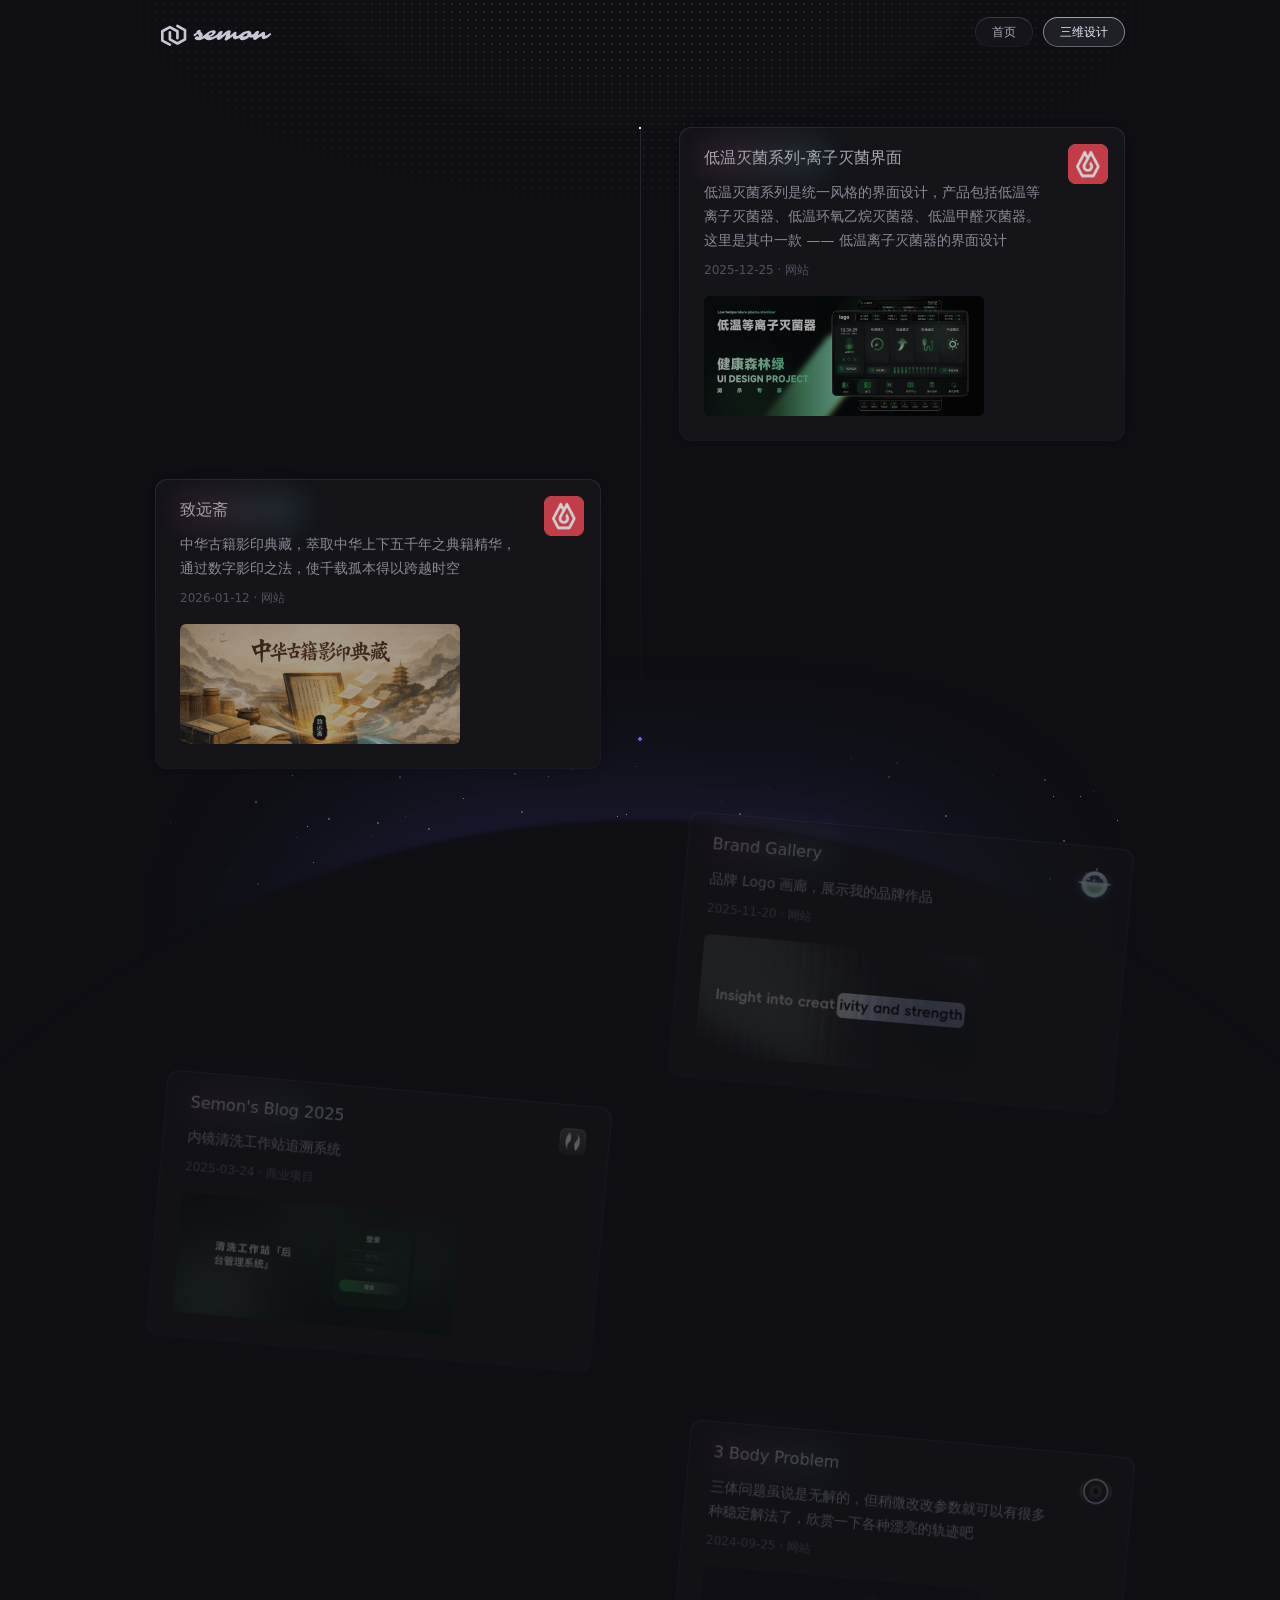
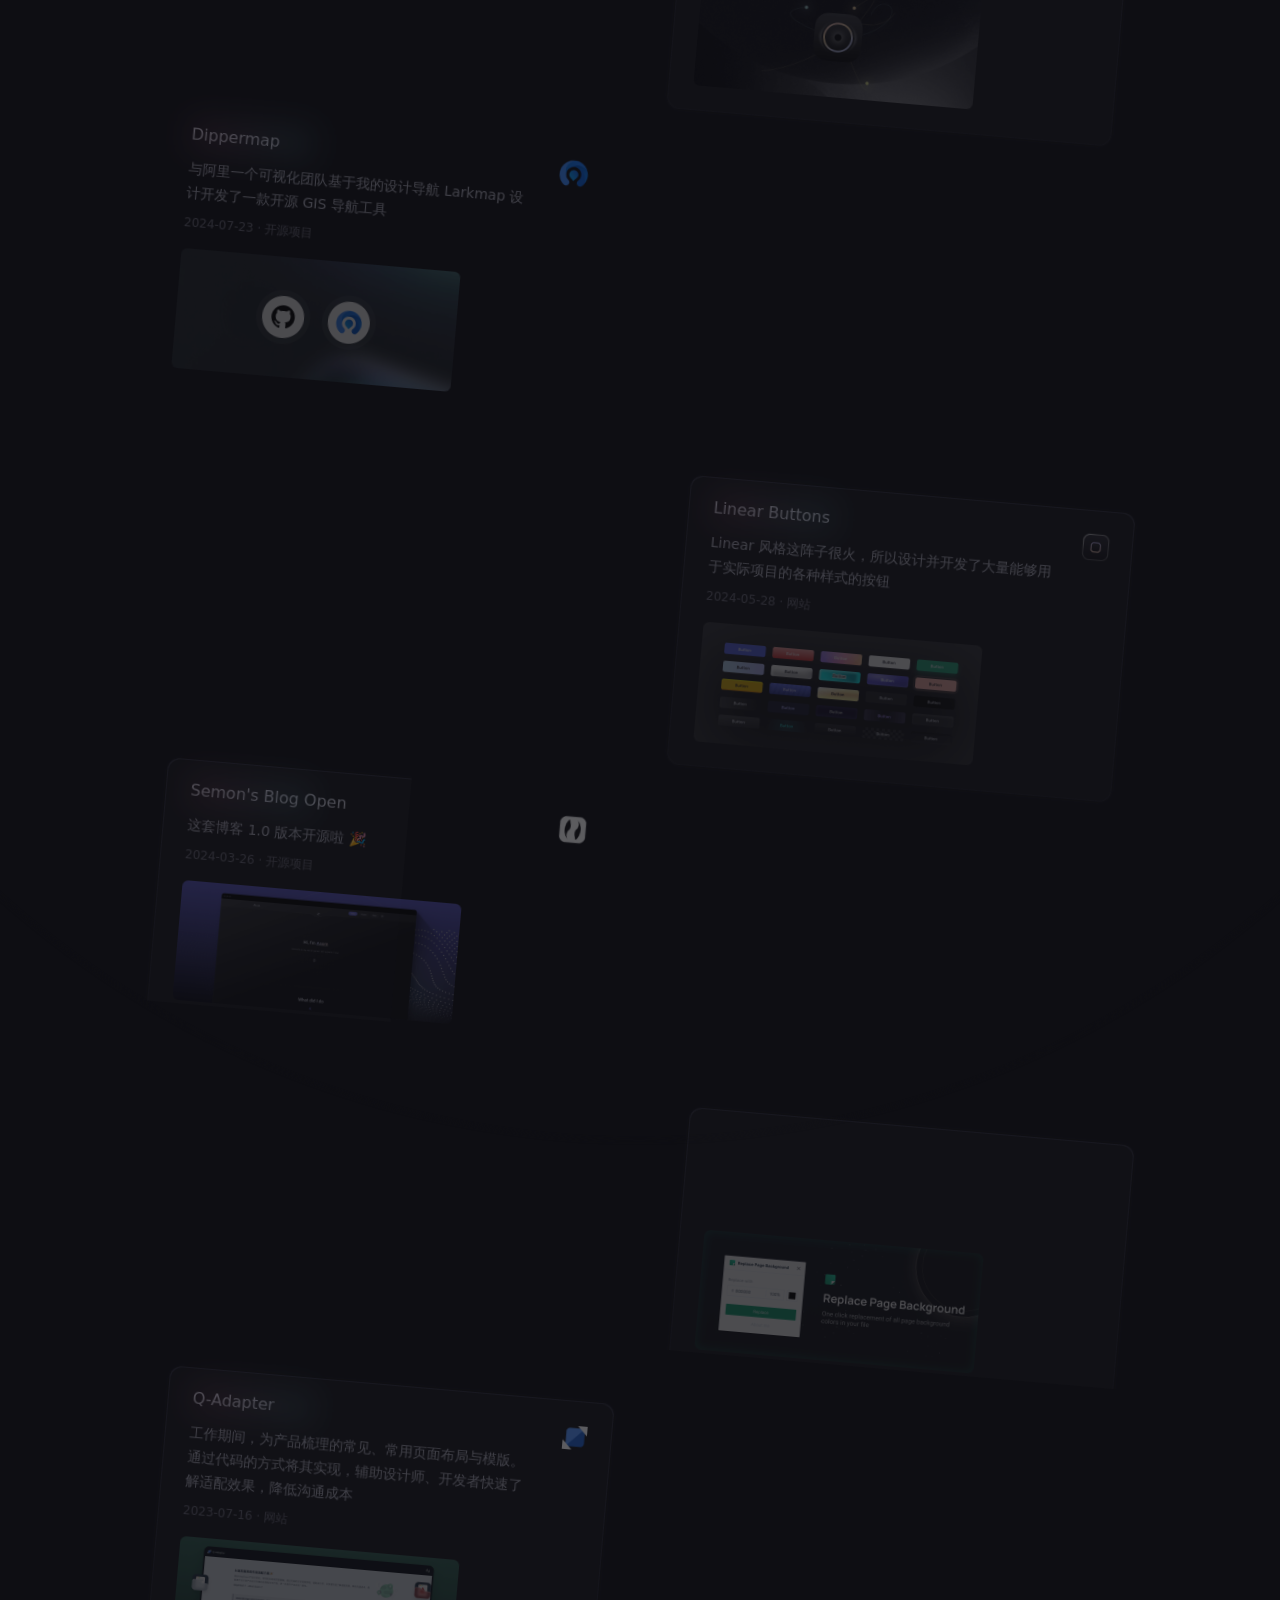
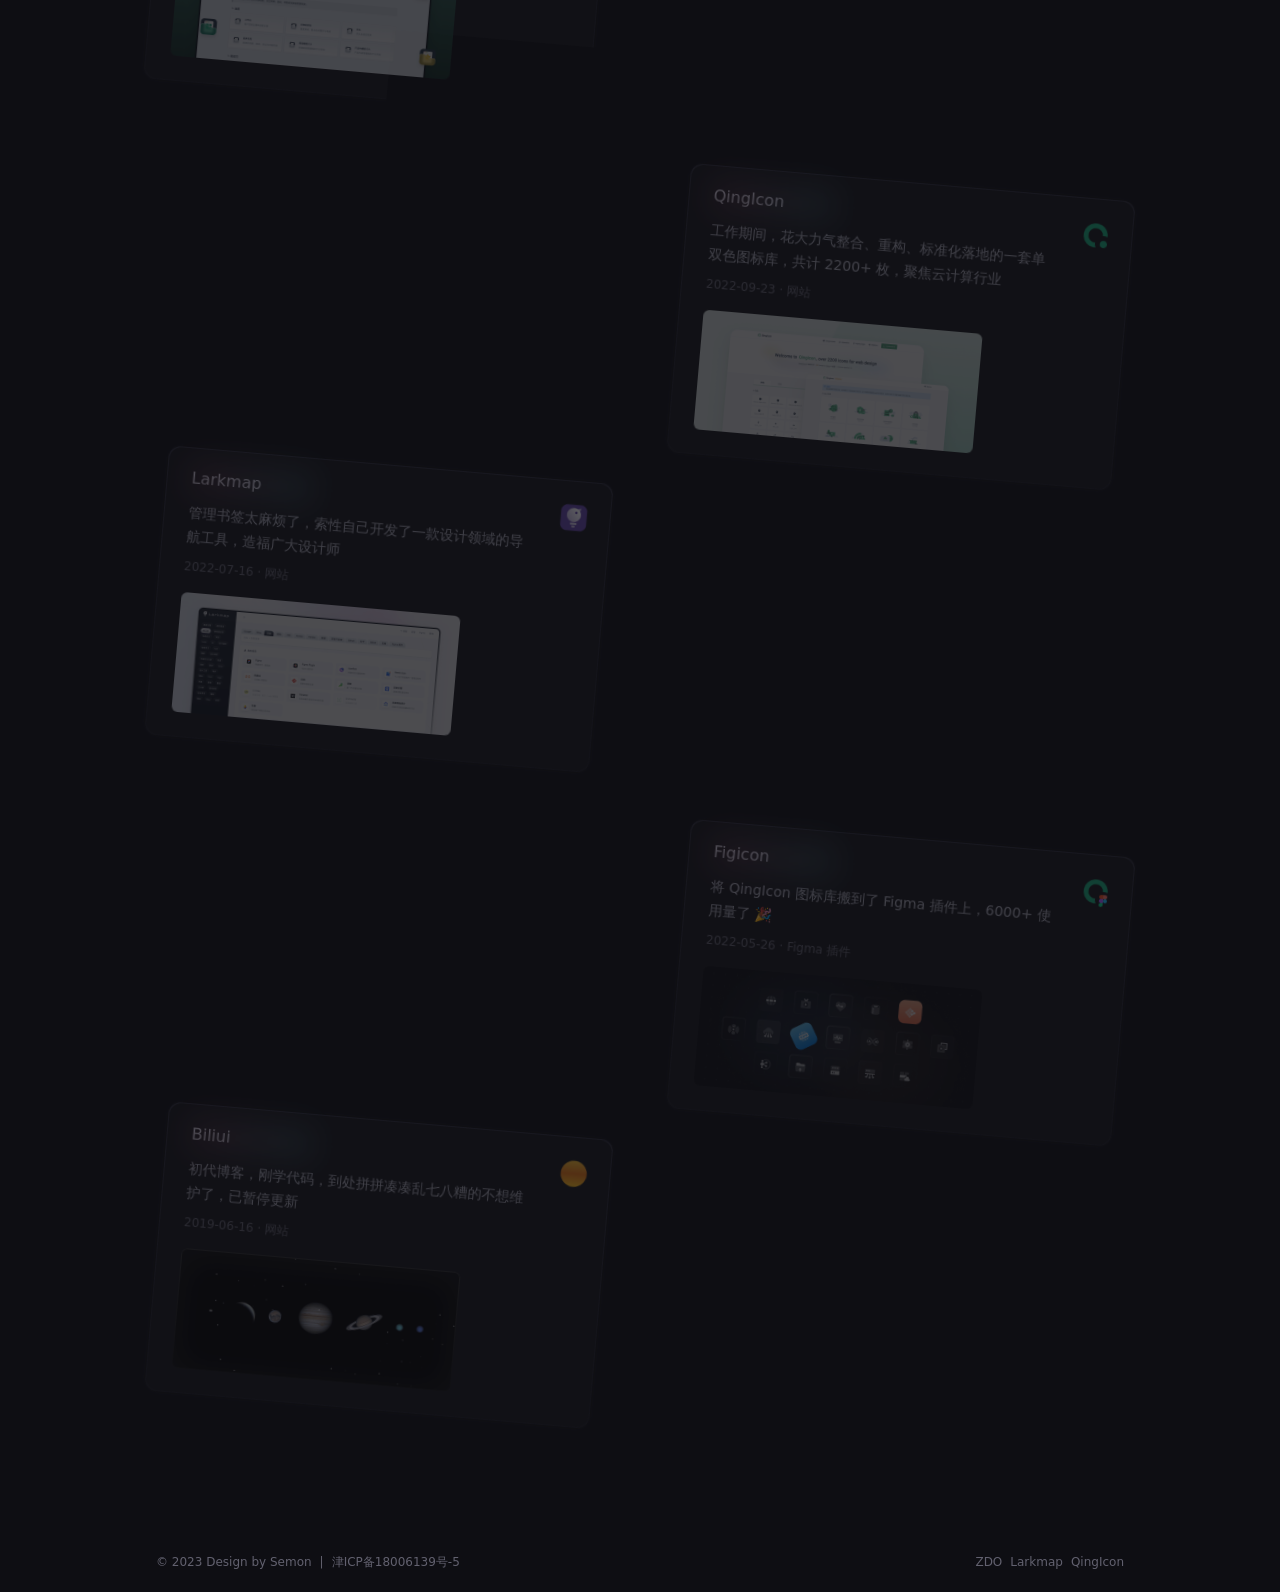
<file: 3d.html>
<!DOCTYPE html>
<html lang="zh-CN">

<head>
    <meta charset="UTF-8">
    <meta name="viewport" content="width=device-width, initial-scale=1.0, maximum-scale=1.0, user-scalable=no">
    <meta name="description" content="中国设计师，优秀设计师，设计师个站，设计师个人博客，产品设计师，个人博客个站">
    <meta name="keywords" content="中国设计师，优秀设计师，设计师个站，设计师个人博客，产品设计师，个人博客个站, Semon">
    <meta name="author" content="Semon">
    <title>Semon - 三维设计</title>
    <link rel="stylesheet" href="./css/style.min.css">
    <link rel="shortcut icon" href="./assets/public/favicon.svg" />
    <link rel="apple-touch-icon" sizes="180x180" href="./assets/public/apple-touch-icon.png">
    <meta name="apple-mobile-web-app-capable" content="yes">
    <meta name="mobile-web-app-capable" content="yes">
    <meta name="apple-mobile-web-app-title" content="Semon">
    <!-- Google tag (gtag.js) -->
    <script async src="https://www.googletagmanager.com/gtag/js?id=G-YP97QMTS16"></script>
    <script>
        window.dataLayer = window.dataLayer || [];
        function gtag() { dataLayer.push(arguments); }
        gtag('js', new Date());

        gtag('config', 'G-YP97QMTS16');
    </script>
    <script>
        var _hmt = _hmt || [];
        (function () {
            var hm = document.createElement("script");
            hm.src = "https://hm.baidu.com/hm.js?f65882c2c20bc920cff590ff3d2098b8";
            var s = document.getElementsByTagName("script")[0];
            s.parentNode.insertBefore(hm, s);
        })();
    </script>
</head>

<body>
    <canvas class="fireworks"></canvas>
    <div class="head" id="headscrollbg">
        <div class="main">
            <div class="main-left">
                <a href="./index.html" class="logo"><img src="./assets/public/logo_graph.svg" alt="Semon" style="height: 32px; width: auto;"></a>

            </div>
            <div class="menu" id="main-menu">
                <li class="magical btn" onclick="window.location.href='./index.html'">首页</li>
                <li class="magical btn" onclick="window.location.href='./work.html'" style="display: none;">作品</li>
                <li class="magical btn nav" onclick="window.location.href='./3d.html'">三维设计</li>
                <li class="magical btn" onclick="window.location.href='./blog.html'" style="display: none;">知识</li>
                <li class="magical btn" onclick="window.location.href='./book.html'" style="display: none;">书籍</li>
                <li class="magical btn" onclick="window.location.href='./about.html'" style="display: none;">关于</li>
            </div>
            <div class="menu" id="menu-expand">
                <li class="magical btn menu-expand-btn" id="menu-expand-child"><svg width="24" height="24" viewBox="0 0 24 24" fill="none" xmlns="http://www.w3.org/2000/svg"><path d="M4 12H20" stroke="#E8E8F6" stroke-width="2" stroke-linecap="round" stroke-linejoin="round"/><path d="M4 6H20" stroke="#E8E8F6" stroke-width="2" stroke-linecap="round" stroke-linejoin="round"/><path d="M4 18H20" stroke="#E8E8F6" stroke-width="2" stroke-linecap="round" stroke-linejoin="round"/></svg></li>
            </div>
            <div id="menu-panel">
                <div class="menu-panel-content" id="menu-panel-content"></div>
                <div class="menu-close-btn">
                    <svg xmlns="http://www.w3.org/2000/svg" viewBox="0 0 24 24" fill="currentColor"><path d="M10.5859 12L2.79297 4.20706L4.20718 2.79285L12.0001 10.5857L19.793 2.79285L21.2072 4.20706L13.4143 12L21.2072 19.7928L19.793 21.2071L12.0001 13.4142L4.20718 21.2071L2.79297 19.7928L10.5859 12Z"></path></svg>
                </div>
            </div>
        </div>
    </div>
    <div class="tool">
        <div class="scroll-indicator">
            <div class="scroll-thumb"></div>
        </div>
        <div class="tool-list">
            <div class="tool-list-item">
                <div class="magical item">
                    <a href="https://js.design/f/W3TWb3?p=onkmF1ACmW&mode=design" target="_blank">
                        <div class="card">
                            <div class="card-left">
                                <div class="title">
                                    <div class="name">低温灭菌系列-离子灭菌界面</div>
                                    <div class="link"> ↗</div>
                                </div>
                                <div class="desc">低温灭菌系列是统一风格的界面设计，产品包括低温等离子灭菌器、低温环氧乙烷灭菌器、低温甲醛灭菌器。这里是其中一款 —— 低温离子灭菌器的界面设计</div>
                                <div class="time">2025-12-25 · 网站</div>
                                <div class="pic"><img src="./assets/tool/dlz.png" alt=""></div>
                            </div>
                            <div class="logo"><img src="./assets/tool/jishi1.png" alt=""></div>
                        </div>
                    </a>
                </div>
            </div>
            <div class="tool-list-item">
                <div class="magical item">
                    <a href="https://zyz.biliui.com/" target="_blank">
                        <div class="card">
                            <div class="card-left">
                                <div class="title">
                                    <div class="name">致远斋</div>
                                    <div class="link"> ↗</div>
                                </div>
                                <div class="desc">中华古籍影印典藏，萃取中华上下五千年之典籍精华，通过数字影印之法，使千载孤本得以跨越时空</div>
                                <div class="time">2026-01-12 · 网站</div>
                                <div class="pic"><img src="./assets/tool/zhiyuanzhai-pic.png" alt=""></div>
                            </div>
                            <div class="logo"><img src="./assets/tool/jishi2.png" alt=""></div>
                        </div>
                    </a>
                </div>
            </div>
            <div class="tool-list-item">
                <div class="magical item">
                    <a href="https://brand.biliui.com/" target="_blank">
                        <div class="card">
                            <div class="card-left">
                                <div class="title">
                                    <div class="name">Brand Gallery</div>
                                    <div class="link"> ↗</div>
                                </div>
                                <div class="desc">品牌 Logo 画廊，展示我的品牌作品</div>
                                <div class="time">2025-11-20 · 网站</div>
                                <div class="pic"><img src="./assets/tool/brandgallery-pic.png" alt=""></div>
                            </div>
                            <div class="logo"><img src="./assets/tool/brandgallery.png" alt=""></div>
                        </div>
                    </a>
                </div>
            </div>
            <div class="tool-list-item">
                <div class="magical item">
                    <a href="https://www.xiaohongshu.com/goods-detail/6887372186c0df0001e0e0c9?xsec_token=XBVjc4lVke4qkgAvLmJPHQoQ2aQiZof4ZB4emR_QCMdHo=&xsec_source=app_share&instation_link=xhsdiscover%3A%2F%2Fgoods_detail%2F6887372186c0df0001e0e0c9%3Ftrade_ext%[base64]%26rate_limit_meta%3DitemId%253D6887372186c0df0001e0e0c8%26rn%3Dtrue&xhsshare=CopyLink&appuid=58febdab50c4b4527ef0dc09&apptime=1753760946&share_id=069c919f07314dd4b978c8b9d4e00625" target="_blank">
                        <div class="card">
                            <div class="card-left">
                                <div class="title">
                                    <div class="name">Semon's Blog 2025</div>
                                    <div class="link"> ↗</div>
                                </div>
                                <div class="desc">内镜清洗工作站追溯系统</div>
                                <div class="time">2025-03-24 · 商业项目</div>
                                <div class="pic"><img src="./assets/tool/zsxt.png" alt=""></div>
                            </div>
                            <div class="logo"><img src="./assets/tool/asorn2025.png" alt=""></div>
                        </div>
                    </a>
                </div>
            </div>
            <div class="tool-list-item">
                <div class="magical item">
                    <a href="https://3bodys.biliui.com/" target="_blank">
                        <div class="card">
                            <div class="card-left">
                                <div class="title">
                                    <div class="name">3 Body Problem</div>
                                    <div class="link"> ↗</div>
                                </div>
                                <div class="desc">三体问题虽说是无解的，但稍微改改参数就可以有很多种稳定解法了，欣赏一下各种漂亮的轨迹吧</div>
                                <div class="time">2024-09-25 · 网站</div>
                                <div class="pic"><img src="./assets/tool/3body-pic.png" alt=""></div>
                            </div>
                            <div class="logo"><img src="./assets/tool/3bodys.png" alt=""></div>
                        </div>
                    </a>
                </div>
            </div>
            <div class="tool-list-item">
                <div class="magical item">
                    <a href="https://github.com/DipperMap/dippermap" target="_blank">
                        <div class="card">
                            <div class="card-left">
                                <div class="title">
                                    <div class="name">Dippermap</div>
                                    <div class="link"> ↗</div>
                                </div>
                                <div class="desc">与阿里一个可视化团队基于我的设计导航 Larkmap 设计开发了一款开源 GIS 导航工具</div>
                                <div class="time">2024-07-23 · 开源项目</div>
                                <div class="pic"><img src="./assets/tool/dippermap-pic.png" alt=""></div>
                            </div>
                            <div class="logo"><img src="./assets/tool/dippermap.png" alt=""></div>
                        </div>
                    </a>
                </div>
            </div>
            <div class="tool-list-item">
                <div class="magical item">
                    <a href="https://btn.biliui.com/" target="_blank">
                        <div class="card">
                            <div class="card-left">
                                <div class="title">
                                    <div class="name">Linear Buttons</div>
                                    <div class="link"> ↗</div>
                                </div>
                                <div class="desc">Linear 风格这阵子很火，所以设计并开发了大量能够用于实际项目的各种样式的按钮</div>
                                <div class="time">2024-05-28 · 网站</div>
                                <div class="pic"><img src="./assets/tool/linearbtn-pic.png" alt=""></div>
                            </div>
                            <div class="logo"><img src="./assets/tool/btn.png" alt=""></div>
                        </div>
                    </a>
                </div>
            </div>
            <div class="tool-list-item">
                <div class="magical item">
                    <a href="https://github.com/asorn/asorn-open" target="_blank">
                        <div class="card">
                            <div class="card-left">
                                <div class="title">
                                    <div class="name">Semon's Blog Open</div>
                                    <div class="link"> ↗</div>
                                </div>
                                <div class="desc">这套博客 1.0 版本开源啦 🎉</div>
                                <div class="time">2024-03-26 · 开源项目</div>
                                <div class="pic"><img src="./assets/tool/asornopen-pic.png" alt=""></div>
                            </div>
                            <div class="logo"><img src="./assets/tool/asorn.png" alt=""></div>
                        </div>
                    </a>
                </div>
            </div>
            <div class="tool-list-item">
                <div class="magical item">
                    <a href="https://www.figma.com/community/plugin/1286263811056993042" target="_blank">
                        <div class="card">
                            <div class="card-left">
                                <div class="title">
                                    <div class="name">RPB</div>
                                    <div class="link"> ↗</div>
                                </div>
                                <div class="desc">可以一键替换 Figma 文件中所有页面背景色的插件</div>
                                <div class="time">2023-09-20 · Figma 插件</div>
                                <div class="pic"><img src="./assets/tool/rpb-pic.png" alt=""></div>
                            </div>
                            <div class="logo"><img src="./assets/tool/rpb.png" alt=""></div>
                        </div>
                    </a>
                </div>
            </div>
            <div class="tool-list-item">
                <div class="magical item">
                    <a href="https://adapter.biliui.com" target="_blank">
                        <div class="card">
                            <div class="card-left">
                                <div class="title">
                                    <div class="name">Q-Adapter</div>
                                    <div class="link"> ↗</div>
                                </div>
                                <div class="desc">工作期间，为产品梳理的常见、常用页面布局与模版。通过代码的方式将其实现，辅助设计师、开发者快速了解适配效果，降低沟通成本</div>
                                <div class="time">2023-07-16 · 网站</div>
                                <div class="pic"><img src="./assets/tool/adapter-pic.png" alt=""></div>
                            </div>
                            <div class="logo"><img src="./assets/tool/adapter.png" alt=""></div>
                        </div>
                    </a>
                </div>
            </div>
            <div class="tool-list-item">
                <div class="magical item">
                    <a href="https://qingicon.com" target="_blank">
                        <div class="card">
                            <div class="card-left">
                                <div class="title">
                                    <div class="name">QingIcon</div>
                                    <div class="link"> ↗</div>
                                </div>
                                <div class="desc">工作期间，花大力气整合、重构、标准化落地的一套单双色图标库，共计 2200+ 枚，聚焦云计算行业</div>
                                <div class="time">2022-09-23 · 网站</div>
                                <div class="pic"><img src="./assets/tool/qingicon-pic.png" alt=""></div>
                            </div>
                            <div class="logo"><img src="./assets/tool/qingicon.png" alt=""></div>
                        </div>
                    </a>
                </div>
            </div>
            <div class="tool-list-item">
                <div class="magical item">
                    <a href="https://larkmap.com" target="_blank">
                        <div class="card">
                            <div class="card-left">
                                <div class="title">
                                    <div class="name">Larkmap</div>
                                    <div class="link"> ↗</div>
                                </div>
                                <div class="desc">管理书签太麻烦了，索性自己开发了一款设计领域的导航工具，造福广大设计师</div>
                                <div class="time">2022-07-16 · 网站</div>
                                <div class="pic"><img src="./assets/tool/larkmap-pic.png" alt=""></div>
                            </div>
                            <div class="logo"><img src="./assets/tool/larkmap.png" alt=""></div>
                        </div>
                    </a>
                </div>
            </div>
            <div class="tool-list-item">
                <div class="magical item">
                    <a href="https://www.figma.com/community/plugin/1111565622161029659" target="_blank">
                        <div class="card">
                            <div class="card-left">
                                <div class="title">
                                    <div class="name">Figicon</div>
                                    <div class="link"> ↗</div>
                                </div>
                                <div class="desc">将 QingIcon 图标库搬到了 Figma 插件上，6000+ 使用量了 🎉</div>
                                <div class="time">2022-05-26 · Figma 插件</div>
                                <div class="pic"><img src="./assets/tool/figicon-pic.png" alt=""></div>
                            </div>
                            <div class="logo"><img src="./assets/tool/figicon.png" alt=""></div>
                        </div>
                    </a>
                </div>
            </div>
            <div class="tool-list-item">
                <div class="magical item">
                    <a href="https://biliui.com" target="_blank">
                        <div class="card">
                            <div class="card-left">
                                <div class="title">
                                    <div class="name">Biliui</div>
                                    <div class="link"> ↗</div>
                                </div>
                                <div class="desc">初代博客，刚学代码，到处拼拼凑凑乱七八糟的不想维护了，已暂停更新</div>
                                <div class="time">2019-06-16 · 网站</div>
                                <div class="pic"><img src="./assets/tool/biliui-pic.png" alt=""></div>
                            </div>
                            <div class="logo"><img src="./assets/tool/biliui.png" alt=""></div>
                        </div>
                    </a>
                </div>
            </div>
        </div>
    </div>
    <div class="footer">
        <div class="footer-content">
            <div class="copyright">
                <div>© 2023 Design by <a href="https://asorn.cn/" target="_blank">Semon</a></div>
                <span>|</span>
                <div class="fillings">
                    <a href="http://beian.miit.gov.cn/" target="_blank">津ICP备18006139号-5</a>
                </div>
            </div>
            <div class="friends">
                <a href="https://zdo.fun/" target="_blank">ZDO</a>
                <a href="https://larkmap.com/" target="_blank">Larkmap</a>
                <a href="https://qingicon.com/" target="_blank">QingIcon</a>
            </div>
        </div>
    </div>
    <div class="widget">
        <div class="shape-light"></div>
        <div class="shape-star">
            <div class="rising-stars rising-stars-visible">
                <div style="height:1px;width:1px"></div>
                <div style="height:2px;width:2px"></div>
                <div style="height:1px;width:1px"></div>
            </div>
        </div>
        <div class="shape-earth"></div>
    </div>
    <div class="widget-top"></div>
</body>
<script src="./js/main.min.js"></script>
<script src='./js/anime.js'></script>
<script src='./js/firework.js'></script>

</html>
</file>
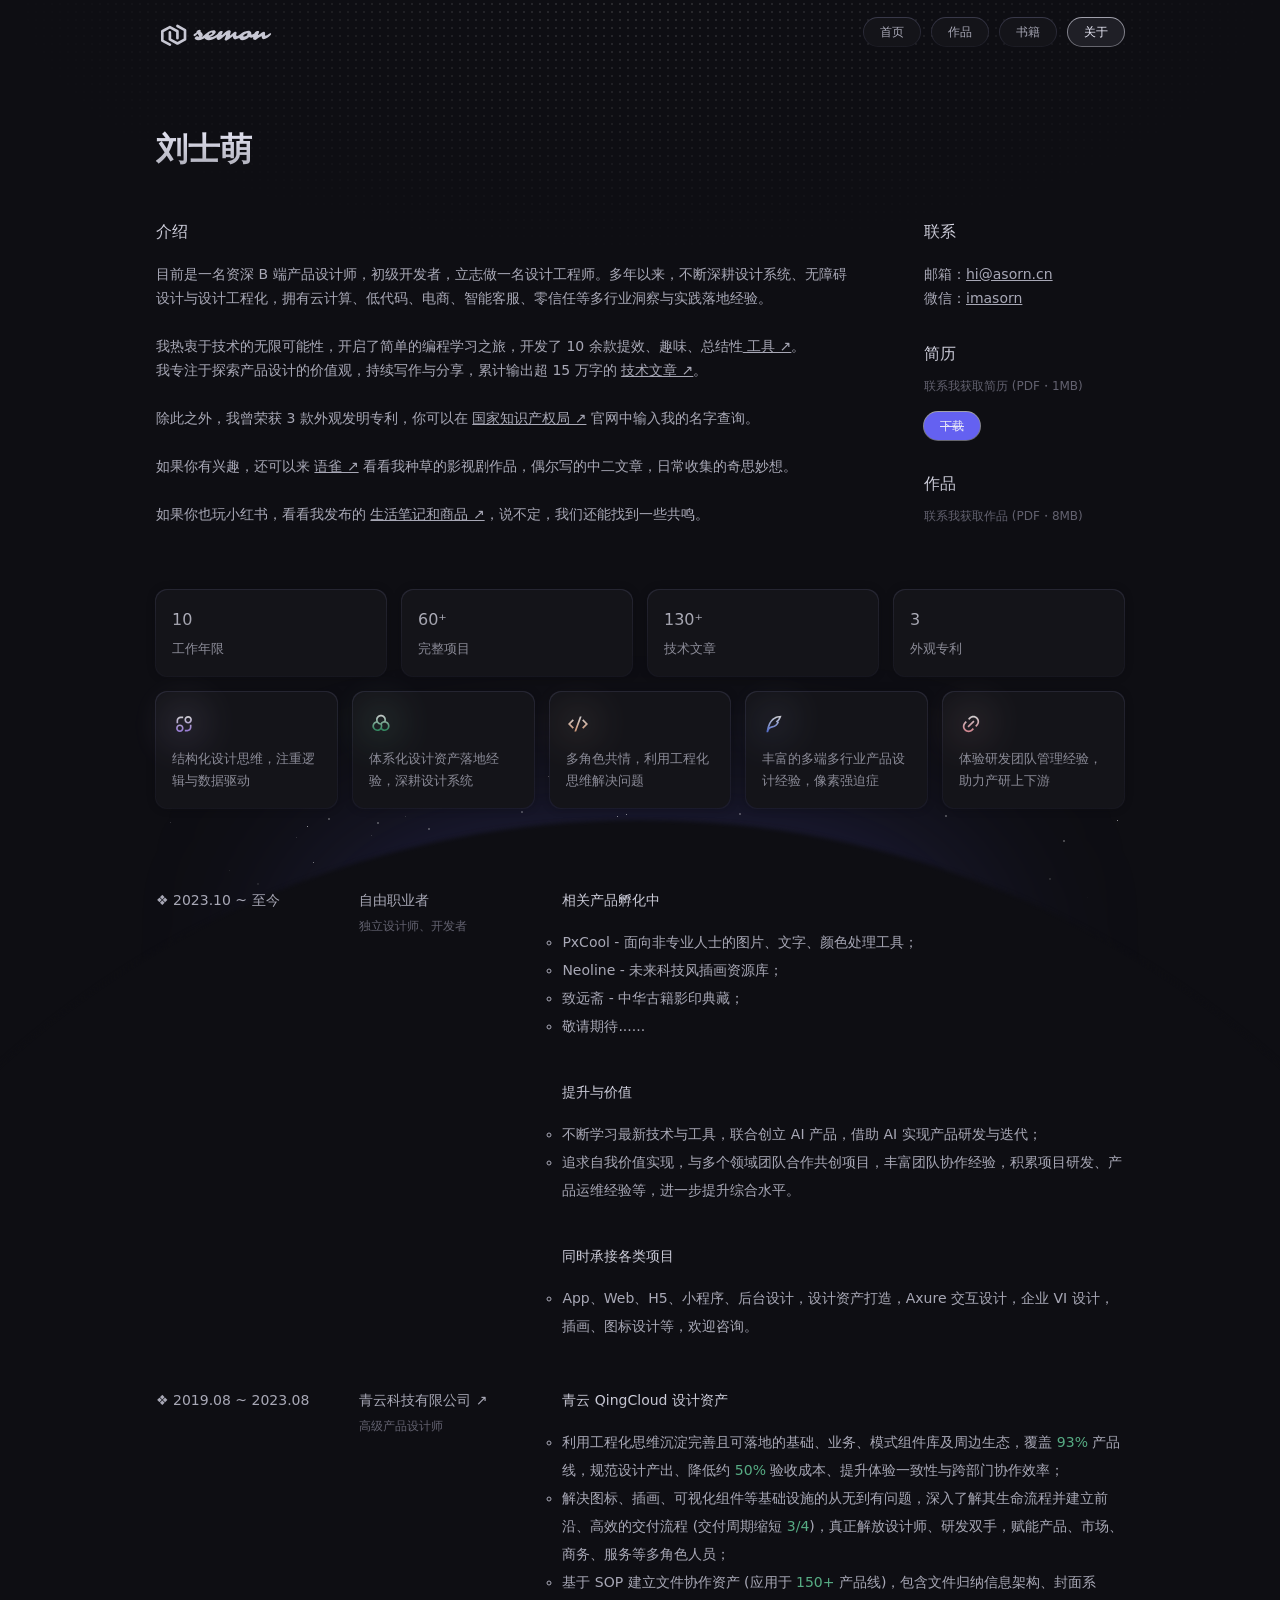
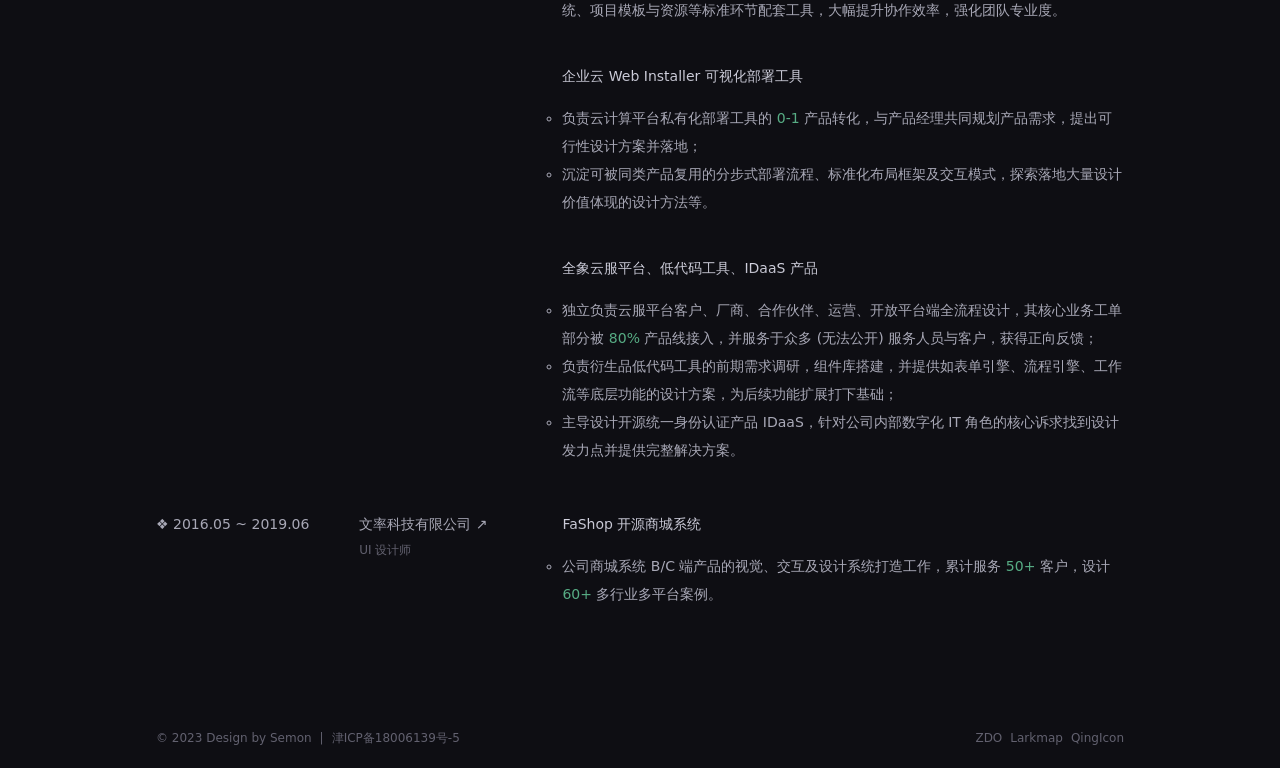
<file: about.html>
<!DOCTYPE html>
<html lang="zh-CN">
<head>
    <meta charset="UTF-8">
    <meta name="viewport" content="width=device-width, initial-scale=1.0, maximum-scale=1.0, user-scalable=no">
    <meta name="description" content="中国设计师，优秀设计师，设计师个站，设计师个人博客，产品设计师，个人博客个站">
    <meta name="keywords" content="中国设计师，优秀设计师，设计师个站，设计师个人博客，产品设计师，个人博客个站, Semon">
    <meta name="author" content="Semon">
    <title>Semon - 关于我</title>
    <link rel="stylesheet" href="./css/style.min.css">
    <link rel="shortcut icon" href="./assets/public/favicon.svg"/>
    <link rel="apple-touch-icon" sizes="180x180" href="./assets/public/apple-touch-icon.png">
    <meta name="apple-mobile-web-app-capable" content="yes">
    <meta name="mobile-web-app-capable" content="yes">
    <meta name="apple-mobile-web-app-title" content="Semon">
    <!-- Google tag (gtag.js) -->
    <script async src="https://www.googletagmanager.com/gtag/js?id=G-YP97QMTS16"></script>
    <script>
        window.dataLayer = window.dataLayer || [];
        function gtag() { dataLayer.push(arguments); }
        gtag('js', new Date());

        gtag('config', 'G-YP97QMTS16');
    </script>
    <script>
        var _hmt = _hmt || [];
        (function () {
            var hm = document.createElement("script");
            hm.src = "https://hm.baidu.com/hm.js?f65882c2c20bc920cff590ff3d2098b8";
            var s = document.getElementsByTagName("script")[0];
            s.parentNode.insertBefore(hm, s);
        })();
    </script>
</head>
<body>
    <canvas class="fireworks"></canvas>
    <div class="head" id="headscrollbg">
        <div class="main">
            <div class="main-left">
                <a href="./index.html" class="logo"><img src="./assets/public/logo_graph.svg" alt="Semon" style="height: 32px; width: auto;"></a>

            </div>
            <div class="menu" id="main-menu">
                <li class="magical btn" onclick="window.location.href='./index.html'">首页</li>
                <li class="magical btn" onclick="window.location.href='./work.html'">作品</li>
                <li class="magical btn" onclick="window.location.href='./tool.html'" style="display: none;">工具</li>
                <li class="magical btn" onclick="window.location.href='./blog.html'" style="display: none;">知识</li>
                <li class="magical btn" onclick="window.location.href='./book.html'">书籍</li>
                <li class="magical btn nav" onclick="window.location.href='./about.html'">关于</li>
            </div>
            <div class="menu" id="menu-expand">
                <li class="magical btn menu-expand-btn" id="menu-expand-child"><svg width="24" height="24" viewBox="0 0 24 24" fill="none" xmlns="http://www.w3.org/2000/svg"><path d="M4 12H20" stroke="#E8E8F6" stroke-width="2" stroke-linecap="round" stroke-linejoin="round"/><path d="M4 6H20" stroke="#E8E8F6" stroke-width="2" stroke-linecap="round" stroke-linejoin="round"/><path d="M4 18H20" stroke="#E8E8F6" stroke-width="2" stroke-linecap="round" stroke-linejoin="round"/></svg></li>
            </div>
            <div id="menu-panel">
                <div class="menu-panel-content" id="menu-panel-content"></div>
                <div class="menu-close-btn">
                    <svg xmlns="http://www.w3.org/2000/svg" viewBox="0 0 24 24" fill="currentColor"><path d="M10.5859 12L2.79297 4.20706L4.20718 2.79285L12.0001 10.5857L19.793 2.79285L21.2072 4.20706L13.4143 12L21.2072 19.7928L19.793 21.2071L12.0001 13.4142L4.20718 21.2071L2.79297 19.7928L10.5859 12Z"></path></svg>
                </div>
            </div>
        </div>
    </div>
    <div class="about">
        <div class="about-top">
            <div class="about-name text-effect">刘士萌</div>
            <div class="about-info">
                <div class="about-info-left load-pro">
                    <div class="about-info-title">介绍</div>
                    <div class="introduce-desc">
                        目前是一名资深 B 端产品设计师，初级开发者，立志做一名设计工程师。多年以来，不断深耕设计系统、无障碍设计与设计工程化，拥有云计算、低代码、电商、智能客服、零信任等多行业洞察与实践落地经验。<br><br>
                        我热衷于技术的无限可能性，开启了简单的编程学习之旅，开发了 10 余款提效、趣味、总结性<a href="./tool.html"> 工具 ↗</a>。<br>
                        我专注于探索产品设计的价值观，持续写作与分享，累计输出超 15 万字的 <a href="https://www.yuque.com/asorn" target="_blank">技术文章 ↗</a>。<br><br>
                        除此之外，我曾荣获 3 款外观发明专利，你可以在 <a href="http://epub.cnipa.gov.cn/" target="_blank">国家知识产权局 ↗</a> 官网中输入我的名字查询。<br><br>
                        如果你有兴趣，还可以来 <a href="https://www.yuque.com/asorn" target="_blank">语雀 ↗</a> 看看我种草的影视剧作品，偶尔写的中二文章，日常收集的奇思妙想。<br><br>
                        如果你也玩小红书，看看我发布的 <a href="https://www.xiaohongshu.com/user/profile/58febdab50c4b4527ef0dc09" target="_blank">生活笔记和商品 ↗</a>，说不定，我们还能找到一些共鸣。
                    </div>
                </div>
                <div class="about-info-right load-pro">
                    <div class="contact">
                        <div class="about-info-title">联系</div>
                        <div class="contact-desc">
                            <div class="list">
                                <div class="list-label">邮箱：</div>
                                <div href="javascript:" class="list-value" id="email" tabindex="0" role="button"  title="点击复制邮箱">
                                    <a id="emailCopied">hi@asorn.cn</a>
                                </div>
                                <span class="list-value copied">已复制&nbsp;✓</span>
                            </div>
                            <div class="list">
                                <div class="list-label">微信：</div>
                                <div class="list-value">
                                    <a class="tooltip">imasorn
                                        <div class="tooltip-box">
                                            <img src="./assets/about/wechat.png">
                                        </div>
                                    </a>
                                </div>
                            </div>
                        </div>
                    </div>
                    <div class="resume">
                        <div class="about-info-title resume-title">简历</div>
                        <div class="resume-desc">
                            <div class="resume-desc-helptext">联系我获取简历 (PDF・1MB)</div>
                            <div class="magical primary-btn btn-s" style="cursor: not-allowed;"><a href="javascript:void (0);" style="text-decoration: line-through; cursor: not-allowed;">下载</a></div>
                        </div>
                    </div>
                    <div class="resume">
                        <div class="about-info-title resume-title">作品</div>
                        <div class="resume-desc">
                            <div class="resume-desc-helptext resume-desc-portfolio">联系我获取作品 (PDF・8MB)</div>
                        </div>
                    </div>
                </div>
            </div>
        </div>
        <div class="about-middle load-pro">
            <div class="power">
                <div class="list-00">
                    <div class="magical power-card-number">
                        <a>
                            <div class="card-title">10</div>
                            <div class="card-text">工作年限</div>
                        </a>
                    </div>
                    <div class="magical power-card-number">
                        <a>
                            <div class="card-title">60⁺</div>
                            <div class="card-text">完整项目</div>
                        </a>
                    </div>
                    <div class="magical power-card-number">
                        <a>
                            <div class="card-title">130⁺</div>
                            <div class="card-text">技术文章</div>
                        </a>
                    </div>
                    <div class="magical power-card-number">
                        <a>
                            <div class="card-title">3</div>
                            <div class="card-text">外观专利</div>
                        </a>
                    </div>
                </div>
                <div class="list-01">
                    <div class="magical power-card">
                        <a>
                            <div class="card-img" style="background-image: url('./assets/about/abstract.svg')"></div>
                            <div class="card-text">结构化设计思维，注重逻辑与数据驱动</div>
                        </a>
                    </div>
                    <div class="magical power-card">
                        <a>
                            <div class="card-img" style="background-image: url('./assets/about/menu.svg')"></div>
                            <div class="card-text">体系化设计资产落地经验，深耕设计系统</div>
                        </a>
                    </div>
                    <div class="magical power-card">
                        <a>
                            <div class="card-img" style="background-image: url('./assets/about/code.svg')"></div>
                            <div class="card-text">多角色共情，利用工程化思维解决问题</div>
                        </a>
                    </div>
                    <div class="magical power-card">
                        <a>
                            <div class="card-img" style="background-image: url('./assets/about/pen.svg')"></div>
                            <div class="card-text">丰富的多端多行业产品设计经验，像素强迫症</div>
                        </a>
                    </div>
                    <div class="magical power-card">
                        <a>
                            <div class="card-img" style="background-image: url('./assets/about/pin.svg')"></div>
                            <div class="card-text">体验研发团队管理经验，助力产研上下游</div>
                        </a>
                    </div>
                </div>
            </div>
        </div>
        <div class="about-bottom load-pro">
            <div class="experience">
                <div class="item load-pro">
                    <div class="time">❖ 2023.10 ~ 至今</div>
                    <div class="name">
                        <div class="company"><a href="javascript:void (0);" style="cursor: not-allowed;">自由职业者</a></div>
                        <div class="job">独立设计师、开发者</div>
                    </div>
                    <div class="project-experience">
                        <div class="item load-pro">
                            <div class="title">相关产品孵化中</div>
                            <div class="desc">
                                <ul>
                                    <li>PxCool - 面向非专业人士的图片、文字、颜色处理工具；</li>
                                    <li>Neoline - 未来科技风插画资源库；</li>
                                    <li>致远斋 - 中华古籍影印典藏；</li>
                                    <li>敬请期待......</li>
                                </ul>
                            </div>
                        </div>
                        <div class="item load-pro">
                            <div class="title">提升与价值</div>
                            <div class="desc">
                                <ul>
                                    <li>不断学习最新技术与工具，联合创立 AI 产品，借助 AI 实现产品研发与迭代；</li>
                                    <li>追求自我价值实现，与多个领域团队合作共创项目，丰富团队协作经验，积累项目研发、产品运维经验等，进一步提升综合水平。</li>
                                </ul>
                            </div>
                        </div>
                        <div class="item load-pro">
                            <div class="title">同时承接各类项目</div>
                            <div class="desc">
                                <ul>
                                    <li>App、Web、H5、小程序、后台设计，设计资产打造，Axure 交互设计，企业 VI 设计，插画、图标设计等，欢迎咨询。</li>
                                </ul>
                            </div>
                        </div>
                    </div>
                </div>
                <div class="item load-pro">
                    <div class="time">❖ 2019.08 ~ 2023.08</div>
                    <div class="name">
                        <div class="company"><a href="https://www.qingcloud.com/" target="_blank">青云科技有限公司 ↗</a></div>
                        <div class="job">高级产品设计师</div>
                    </div>
                    <div class="project-experience">
                        <div class="item load-pro">
                            <div class="title">青云 QingCloud 设计资产</div>
                            <div class="desc">
                                <ul>
                                    <li>利用工程化思维沉淀完善且可落地的基础、业务、模式组件库及周边生态，覆盖<span> 93% </span>产品线，规范设计产出、降低约<span> 50% </span>验收成本、提升体验一致性与跨部门协作效率；</li>
                                    <li>解决图标、插画、可视化组件等基础设施的从无到有问题，深入了解其生命流程并建立前沿、高效的交付流程 (交付周期缩短 <span> 3/4</span>)，真正解放设计师、研发双手，赋能产品、市场、商务、服务等多角色人员；</li>
                                    <li>基于 SOP 建立文件协作资产 (应用于 <span> 150+ </span> 产品线)，包含文件归纳信息架构、封面系统、项目模板与资源等标准环节配套工具，大幅提升协作效率，强化团队专业度。</li>
                                </ul>
                            </div>
                        </div>
                        <div class="item load-pro">
                            <div class="title">企业云 Web Installer 可视化部署工具</div>
                            <div class="desc">
                                <ul>
                                    <li>负责云计算平台私有化部署工具的 <span> 0-1 </span> 产品转化，与产品经理共同规划产品需求，提出可行性设计方案并落地；</li>
                                    <li>沉淀可被同类产品复用的分步式部署流程、标准化布局框架及交互模式，探索落地大量设计价值体现的设计方法等。</li>
                                </ul>
                            </div>
                        </div>
                        <div class="item load-pro">
                            <div class="title">全象云服平台、低代码工具、IDaaS 产品</div>
                            <div class="desc">
                                <ul>
                                    <li>独立负责云服平台客户、厂商、合作伙伴、运营、开放平台端全流程设计，其核心业务工单部分被 <span> 80% </span> 产品线接入，并服务于众多 (无法公开) 服务人员与客户，获得正向反馈；</li>
                                    <li>负责衍生品低代码工具的前期需求调研，组件库搭建，并提供如表单引擎、流程引擎、工作流等底层功能的设计方案，为后续功能扩展打下基础；</li>
                                    <li>主导设计开源统一身份认证产品 IDaaS，针对公司内部数字化 IT 角色的核心诉求找到设计发力点并提供完整解决方案。</li>
                                </ul>
                            </div>
                        </div>
                    </div>
                </div>
                <div class="item load-pro">
                    <div class="time">❖ 2016.05 ~ 2019.06</div>
                    <div class="name">
                        <div class="company"><a href="http://www.wenshuai.cn/" target="_blank">文率科技有限公司 ↗</a></div>
                        <div class="job">UI 设计师</div>
                    </div>
                    <div class="project-experience">
                        <div class="item load-pro">
                            <div class="title">FaShop 开源商城系统</div>
                            <div class="desc">
                                <ul>
                                    <li>公司商城系统 B/C 端产品的视觉、交互及设计系统打造工作，累计服务 <span> 50+ </span> 客户，设计 <span> 60+ </span> 多行业多平台案例。</li>
                                </ul>
                            </div>
                        </div>
                    </div>
                </div>
            </div>
        </div>
    </div>
    <div class="footer">
        <div class="footer-content">
            <div class="copyright">
                <div>© 2023 Design by <a href="https://asorn.cn/" target="_blank">Semon</a></div>
                <span>|</span>
                <div class="fillings">
                    <a href="http://beian.miit.gov.cn/" target="_blank">津ICP备18006139号-5</a>
                </div>
            </div>
            <div class="friends">
                <a href="https://zdo.fun/" target="_blank">ZDO</a>
                <a href="https://larkmap.com/" target="_blank">Larkmap</a>
                <a href="https://qingicon.com/" target="_blank">QingIcon</a>
            </div>
        </div>
    </div>
    <div class="widget">
        <div class="shape-light"></div>
        <div class="shape-star">
            <div class="rising-stars rising-stars-visible">
                <div style="height:1px;width:1px"></div>
                <div style="height:2px;width:2px"></div>
                <div style="height:1px;width:1px"></div>
            </div>
        </div>
        <div class="shape-earth"></div>
    </div>
    <div class="widget-top"></div>
</body>
<script src="./js/main.min.js"></script>
<script src='./js/anime.js'></script>
<script src='./js/firework.js'></script>
</html>
</file>
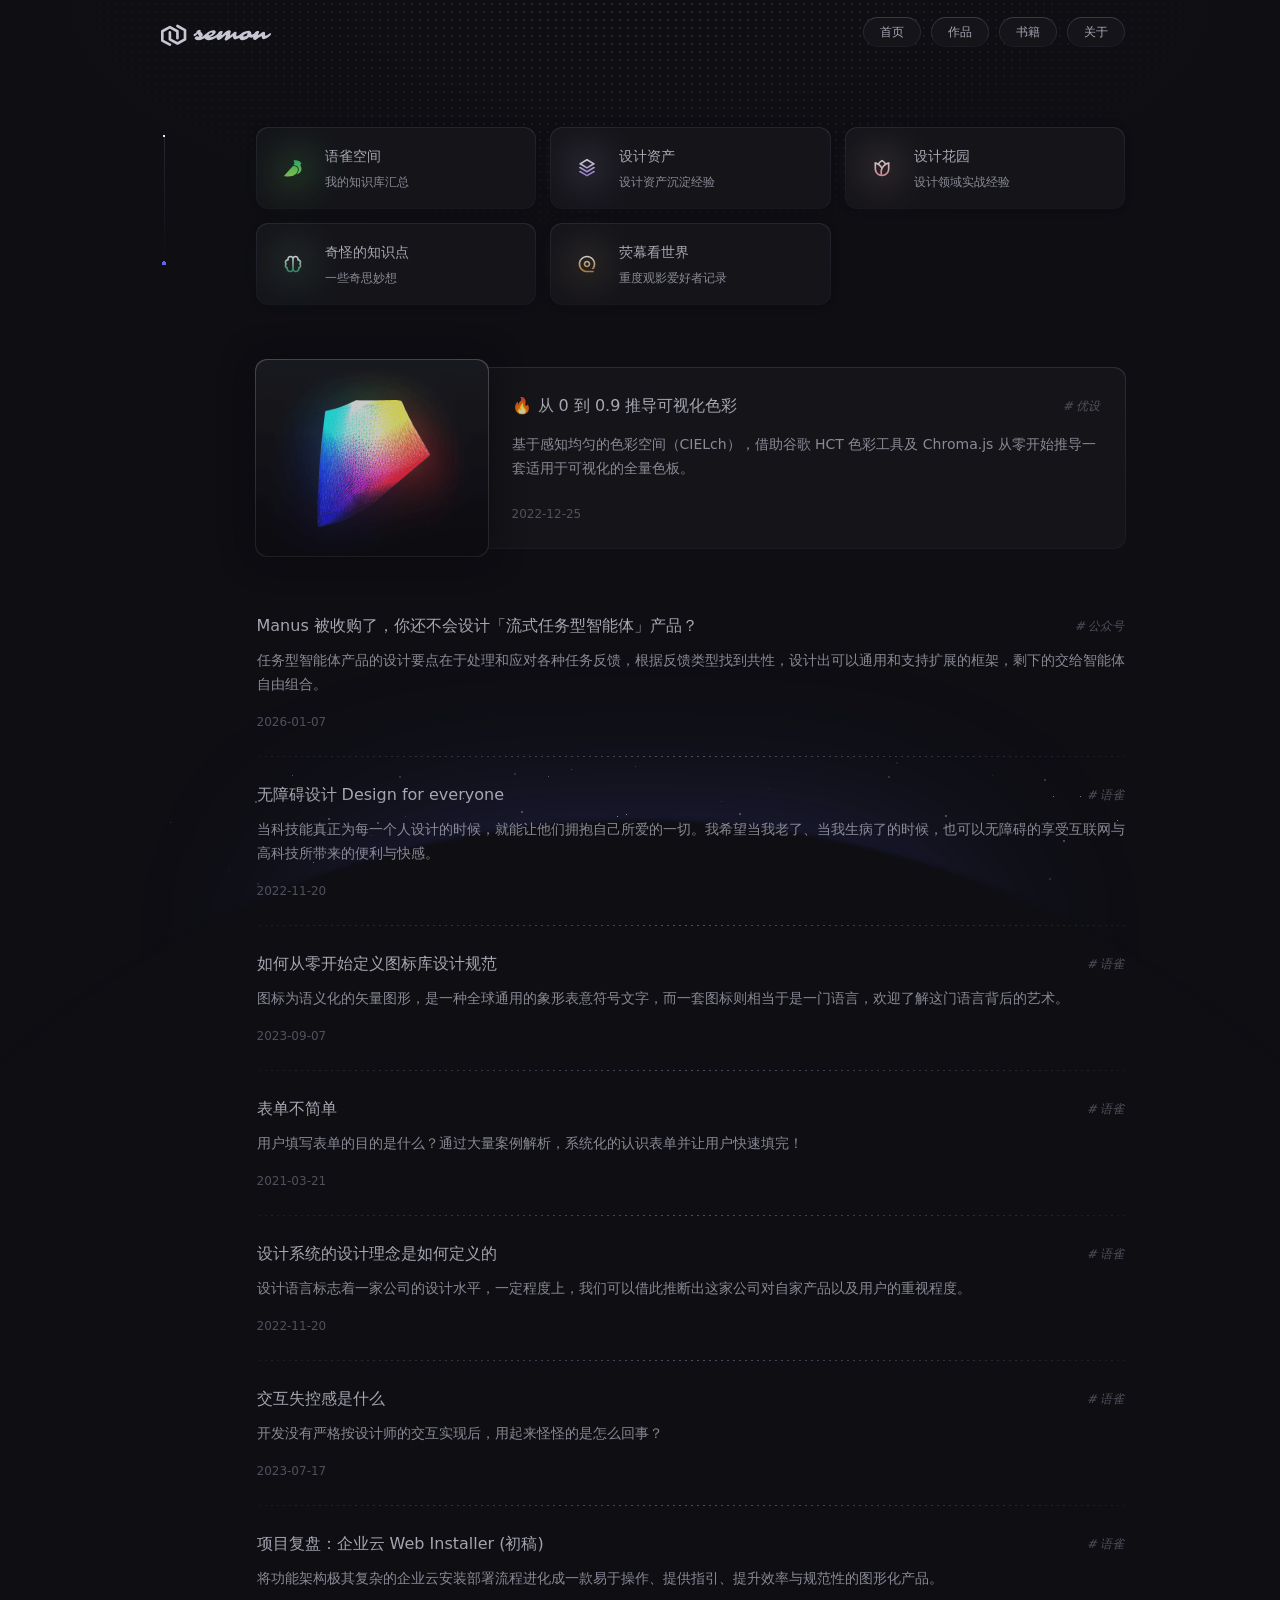
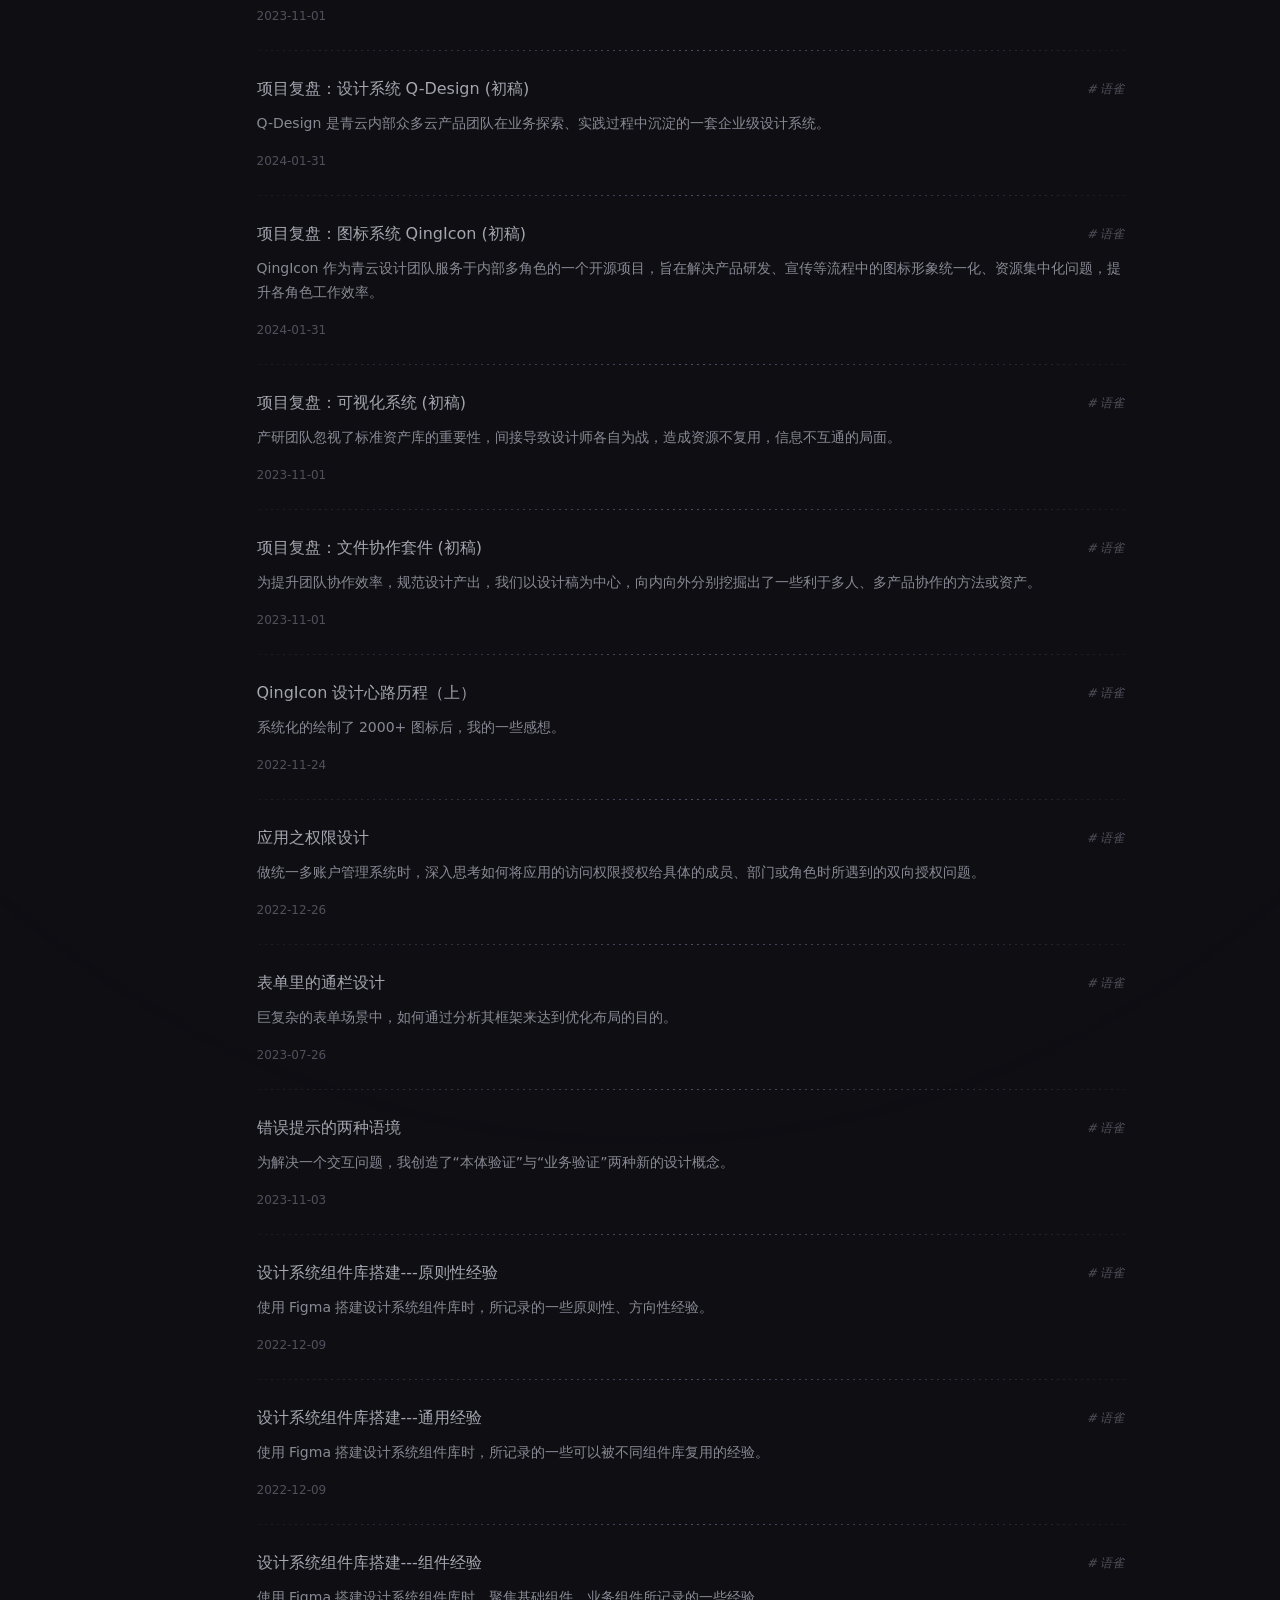
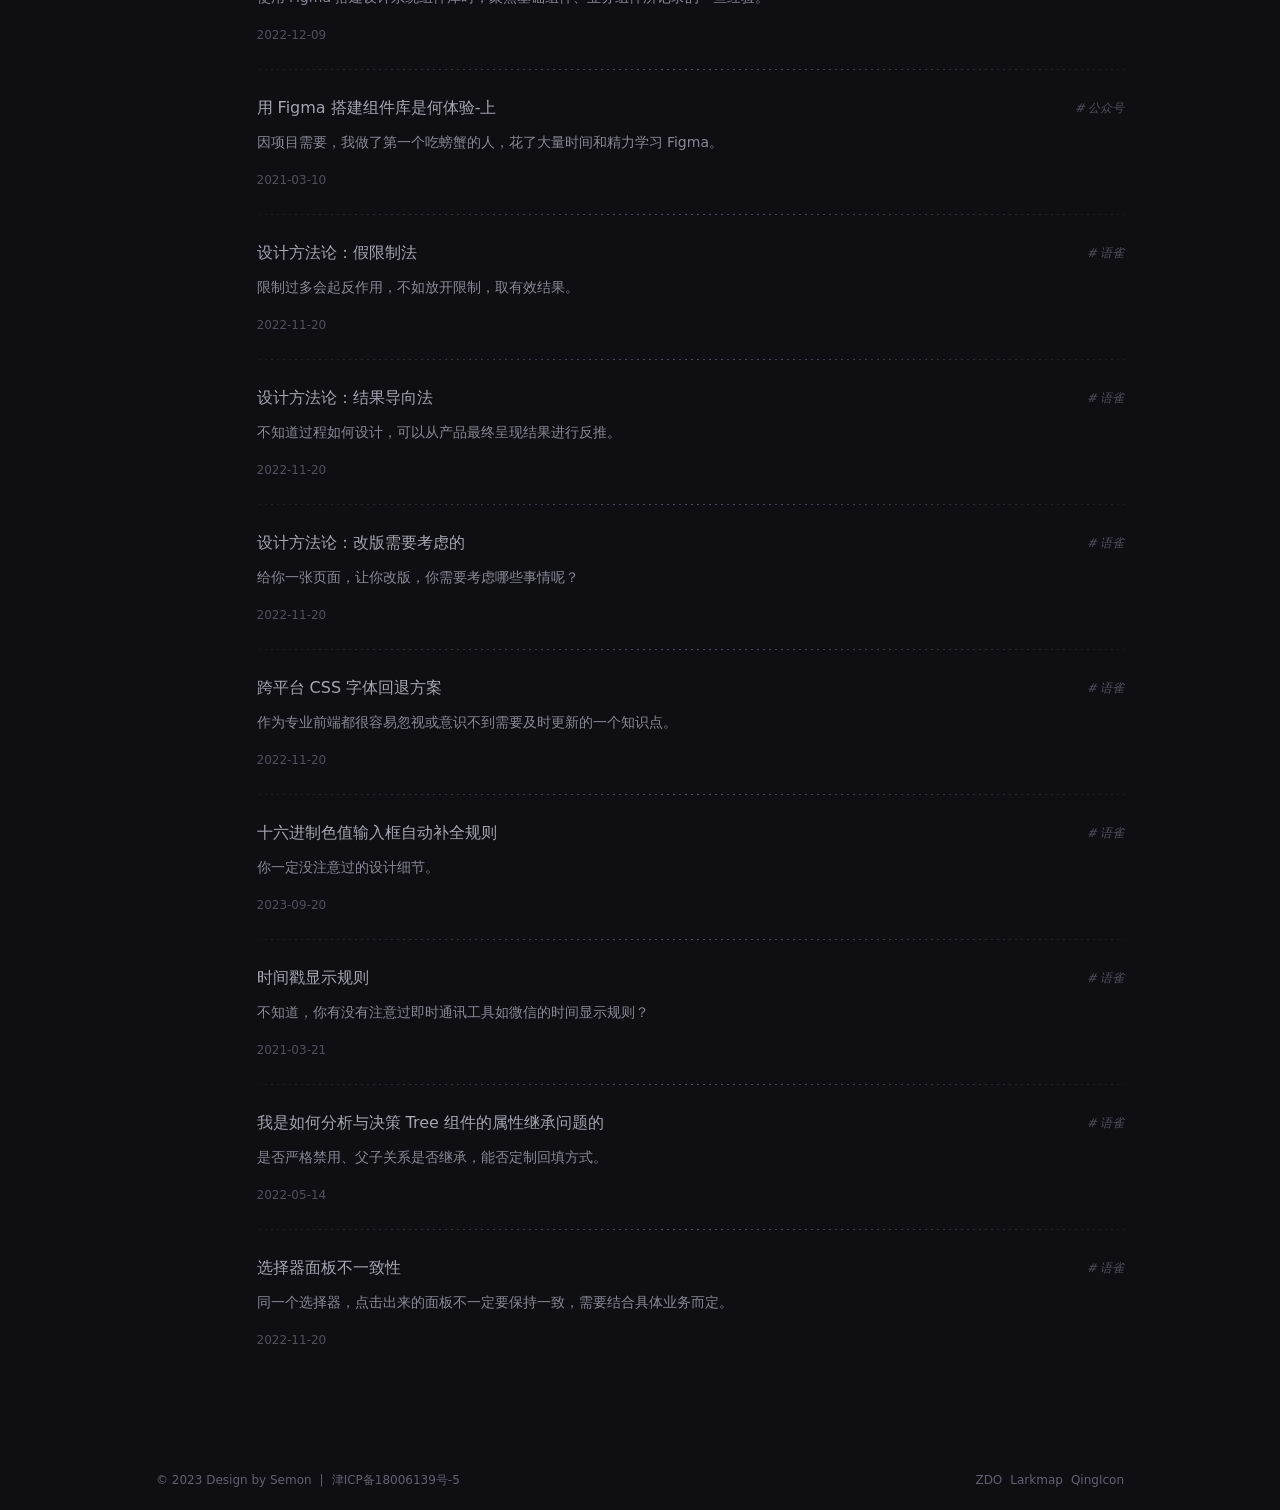
<file: blog.html>
<!DOCTYPE html>
<html lang="zh-CN">

<head>
    <meta charset="UTF-8">
    <meta name="viewport" content="width=device-width, initial-scale=1.0, maximum-scale=1.0, user-scalable=no">
    <meta name="description" content="中国设计师，优秀设计师，设计师个站，设计师个人博客，产品设计师，个人博客个站">
    <meta name="keywords" content="中国设计师，优秀设计师，设计师个站，设计师个人博客，产品设计师，个人博客个站, Semon">
    <meta name="author" content="Semon">
    <title>Semon - 我的知识</title>
    <link rel="stylesheet" href="./css/style.min.css">
    <link rel="shortcut icon" href="./assets/public/favicon.svg" />
    <link rel="apple-touch-icon" sizes="180x180" href="./assets/public/apple-touch-icon.png">
    <meta name="apple-mobile-web-app-capable" content="yes">
    <meta name="mobile-web-app-capable" content="yes">
    <meta name="apple-mobile-web-app-title" content="Semon">
    <!-- Google tag (gtag.js) -->
    <script async src="https://www.googletagmanager.com/gtag/js?id=G-YP97QMTS16"></script>
    <script>
        window.dataLayer = window.dataLayer || [];
        function gtag() { dataLayer.push(arguments); }
        gtag('js', new Date());

        gtag('config', 'G-YP97QMTS16');
    </script>
    <script>
        var _hmt = _hmt || [];
        (function () {
            var hm = document.createElement("script");
            hm.src = "https://hm.baidu.com/hm.js?f65882c2c20bc920cff590ff3d2098b8";
            var s = document.getElementsByTagName("script")[0];
            s.parentNode.insertBefore(hm, s);
        })();
    </script>
</head>

<body>
    <canvas class="fireworks"></canvas>
    <div class="head" id="headscrollbg">
        <div class="main">
            <div class="main-left">
                <a href="./index.html" class="logo"><img src="./assets/public/logo_graph.svg" alt="Semon" style="height: 32px; width: auto;"></a>

            </div>
            <div class="menu" id="main-menu">
                <li class="magical btn" onclick="window.location.href='./index.html'">首页</li>
                <li class="magical btn" onclick="window.location.href='./work.html'">作品</li>
                <li class="magical btn" onclick="window.location.href='./tool.html'" style="display: none;">工具</li>
                <li class="magical btn nav" onclick="window.location.href='./blog.html'" style="display: none;">知识</li>
                <li class="magical btn" onclick="window.location.href='./book.html'">书籍</li>
                <li class="magical btn" onclick="window.location.href='./about.html'">关于</li>
            </div>
            <div class="menu" id="menu-expand">
                <li class="magical btn menu-expand-btn" id="menu-expand-child"><svg width="24" height="24" viewBox="0 0 24 24" fill="none" xmlns="http://www.w3.org/2000/svg"><path d="M4 12H20" stroke="#E8E8F6" stroke-width="2" stroke-linecap="round" stroke-linejoin="round"/><path d="M4 6H20" stroke="#E8E8F6" stroke-width="2" stroke-linecap="round" stroke-linejoin="round"/><path d="M4 18H20" stroke="#E8E8F6" stroke-width="2" stroke-linecap="round" stroke-linejoin="round"/></svg></li>
            </div>
            <div id="menu-panel">
                <div class="menu-panel-content" id="menu-panel-content"></div>
                <div class="menu-close-btn">
                    <svg xmlns="http://www.w3.org/2000/svg" viewBox="0 0 24 24" fill="currentColor"><path d="M10.5859 12L2.79297 4.20706L4.20718 2.79285L12.0001 10.5857L19.793 2.79285L21.2072 4.20706L13.4143 12L21.2072 19.7928L19.793 21.2071L12.0001 13.4142L4.20718 21.2071L2.79297 19.7928L10.5859 12Z"></path></svg>
                </div>
            </div>
        </div>
    </div>
    <div class="blog">
        <div class="scroll-indicator">
            <div class="scroll-thumb"></div>
        </div>
        <div class="blog-list">
            <div class="blog-list-knowledge">
                <div class="magical link-card-item">
                    <a href="https://www.yuque.com/asorn" target="_blank">
                        <div class="card-img" style="background-image: url('./assets/blog/yuque.svg')"></div>
                        <div class="info">
                            <div class="info-title">语雀空间</div>
                            <div class="info-desc">我的知识库汇总</div>
                        </div>
                        <div class="icon icon-arrow">
                            <svg xmlns="http://www.w3.org/2000/svg" width="14" height="14" viewBox="0 0 14 14"
                                fill="none">
                                <path
                                    d="M10.55 7.58332H1.16663V6.41665H10.55L7.75415 3.62082L8.5791 2.79587L12.1645 6.3813C12.5062 6.72299 12.5062 7.27701 12.1645 7.61873L8.5791 11.2042L7.75415 10.3792L10.55 7.58332Z"
                                    fill="#B3B3C1"></path>
                            </svg>
                        </div>
                    </a>
                </div>
                <div class="magical link-card-item">
                    <a href="https://www.yuque.com/asorn/assets?#" target="_blank">
                        <div class="card-img" style="background-image: url('./assets/blog/assets.svg')"></div>
                        <div class="info">
                            <div class="info-title">设计资产</div>
                            <div class="info-desc">设计资产沉淀经验</div>
                        </div>
                        <div class="icon icon-arrow">
                            <svg xmlns="http://www.w3.org/2000/svg" width="14" height="14" viewBox="0 0 14 14"
                                fill="none">
                                <path
                                    d="M10.55 7.58332H1.16663V6.41665H10.55L7.75415 3.62082L8.5791 2.79587L12.1645 6.3813C12.5062 6.72299 12.5062 7.27701 12.1645 7.61873L8.5791 11.2042L7.75415 10.3792L10.55 7.58332Z"
                                    fill="#B3B3C1"></path>
                            </svg>
                        </div>
                    </a>
                </div>
                <div class="magical link-card-item">
                    <a href="https://www.yuque.com/asorn/ok?#" target="_blank">
                        <div class="card-img" style="background-image: url('./assets/blog/garden.svg')"></div>
                        <div class="info">
                            <div class="info-title">设计花园</div>
                            <div class="info-desc">设计领域实战经验</div>
                        </div>
                        <div class="icon icon-arrow">
                            <svg xmlns="http://www.w3.org/2000/svg" width="14" height="14" viewBox="0 0 14 14"
                                fill="none">
                                <path
                                    d="M10.55 7.58332H1.16663V6.41665H10.55L7.75415 3.62082L8.5791 2.79587L12.1645 6.3813C12.5062 6.72299 12.5062 7.27701 12.1645 7.61873L8.5791 11.2042L7.75415 10.3792L10.55 7.58332Z"
                                    fill="#B3B3C1"></path>
                            </svg>
                        </div>
                    </a>
                </div>
                <div class="magical link-card-item">
                    <a href="https://www.yuque.com/asorn/kno?#" target="_blank">
                        <div class="card-img" style="background-image: url('./assets/blog/knowledge.svg')"></div>
                        <div class="info">
                            <div class="info-title">奇怪的知识点</div>
                            <div class="info-desc">一些奇思妙想</div>
                        </div>
                        <div class="icon icon-arrow">
                            <svg xmlns="http://www.w3.org/2000/svg" width="14" height="14" viewBox="0 0 14 14"
                                fill="none">
                                <path
                                    d="M10.55 7.58332H1.16663V6.41665H10.55L7.75415 3.62082L8.5791 2.79587L12.1645 6.3813C12.5062 6.72299 12.5062 7.27701 12.1645 7.61873L8.5791 11.2042L7.75415 10.3792L10.55 7.58332Z"
                                    fill="#B3B3C1"></path>
                            </svg>
                        </div>
                    </a>
                </div>
                <div class="magical link-card-item">
                    <a href="https://www.yuque.com/asorn/movie?#" target="_blank">
                        <div class="card-img" style="background-image: url('./assets/blog/movie.svg')"></div>
                        <div class="info">
                            <div class="info-title">荧幕看世界</div>
                            <div class="info-desc">重度观影爱好者记录</div>
                        </div>
                        <div class="icon icon-arrow">
                            <svg xmlns="http://www.w3.org/2000/svg" width="14" height="14" viewBox="0 0 14 14"
                                fill="none">
                                <path
                                    d="M10.55 7.58332H1.16663V6.41665H10.55L7.75415 3.62082L8.5791 2.79587L12.1645 6.3813C12.5062 6.72299 12.5062 7.27701 12.1645 7.61873L8.5791 11.2042L7.75415 10.3792L10.55 7.58332Z"
                                    fill="#B3B3C1"></path>
                            </svg>
                        </div>
                    </a>
                </div>
            </div>
            <div class="blog-list-item">
                <div class="magical blog-recommend">
                    <a href="https://www.uisdc.com/derived-visual-color" target="_blank">
                        <div class="left-content">
                            <img src="./assets/blog/visualcolor.png">
                        </div>
                        <div class="right-content">
                            <div class="text">
                                <div class="title-area">
                                    <div class="title">
                                        <div class="name-emoji">🔥 </div>
                                        <div class="name">从 0 到 0.9 推导可视化色彩</div>
                                        <div class="name link"> ↗</div>
                                    </div>
                                    <div class="tag-text"># 优设</div>
                                </div>
                                <div class="desc" id="clampText">基于感知均匀的色彩空间（CIELch），借助谷歌 HCT 色彩工具及 Chroma.js 从零开始推导一套适用于可视化的全量色板。</div>
                            </div>
                            <div class="info">
                                <div class="info-time">2022-12-25</div>
                            </div>
                        </div>
                    </a>
                </div>
                <div class="item load-pro">
                    <a href="https://mp.weixin.qq.com/s/zzqbSOKsdQG5926080rQdQ" target="_blank">
                        <div class="text">
                            <div class="title-area">
                                <div class="title">
                                    <div class="name">Manus 被收购了，你还不会设计「流式任务型智能体」产品？</div>
                                    <div class="name link"> ↗</div>
                                </div>
                                <div class="tag-text"># 公众号</div>
                            </div>
                            <div class="desc">任务型智能体产品的设计要点在于处理和应对各种任务反馈，根据反馈类型找到共性，设计出可以通用和支持扩展的框架，剩下的交给智能体自由组合。</div>
                        </div>
                        <div class="info">
                            <div class="info-time">2026-01-07</div>
                        </div>
                    </a>
                    <div class="content-divider"></div>
                </div>
                <div class="item load-pro">
                    <a href="https://www.yuque.com/asorn/ok/hqhnyc?singleDoc" target="_blank">
                        <div class="text">
                            <div class="title-area">
                                <div class="title">
                                    <div class="name">无障碍设计 Design for everyone</div>
                                    <div class="name link"> ↗</div>
                                </div>
                                <div class="tag-text"># 语雀</div>
                            </div>
                            <div class="desc">当科技能真正为每一个人设计的时候，就能让他们拥抱自己所爱的一切。我希望当我老了、当我生病了的时候，也可以无障碍的享受互联网与高科技所带来的便利与快感。</div></div>
                        <div class="info">
                            <div class="info-time">2022-11-20</div>
                        </div>
                    </a>
                    <div class="content-divider"></div>
                </div>
                <div class="item load-pro">
                    <a href="https://www.yuque.com/asorn/assets/fn5xxhhht1dm2r7u?singleDoc" target="_blank">
                        <div class="text">
                            <div class="title-area">
                                <div class="title">
                                    <div class="name">如何从零开始定义图标库设计规范</div>
                                    <div class="name link"> ↗</div>
                                </div>
                                <div class="tag-text"># 语雀</div>
                            </div>
                            <div class="desc">图标为语义化的矢量图形，是一种全球通用的象形表意符号文字，而一套图标则相当于是一门语言，欢迎了解这门语言背后的艺术。</div>
                        </div>
                        <div class="info">
                            <div class="info-time">2023-09-07</div>
                        </div>
                    </a>
                    <div class="content-divider"></div>
                </div>
                <div class="item load-pro">
                    <a href="https://www.yuque.com/asorn/ok/hgikmx?singleDoc" target="_blank">
                        <div class="text">
                            <div class="title-area">
                                <div class="title">
                                    <div class="name">表单不简单</div>
                                    <div class="name link"> ↗</div>
                                </div>
                                <div class="tag-text"># 语雀</div>
                            </div>
                            <div class="desc">用户填写表单的目的是什么？通过大量案例解析，系统化的认识表单并让用户快速填完！</div>
                        </div>
                        <div class="info">
                            <div class="info-time">2021-03-21</div>
                        </div>
                    </a>
                    <div class="content-divider"></div>
                </div>
                <div class="item load-pro">
                    <a href="https://www.yuque.com/asorn/assets/elcx69ywz8l68pt3?singleDoc" target="_blank">
                        <div class="text">
                            <div class="title-area">
                                <div class="title">
                                    <div class="name">设计系统的设计理念是如何定义的</div>
                                    <div class="name link"> ↗</div>
                                </div>
                                <div class="tag-text"># 语雀</div>
                            </div>
                            <div class="desc">设计语言标志着一家公司的设计水平，一定程度上，我们可以借此推断出这家公司对自家产品以及用户的重视程度。</div>
                        </div>
                        <div class="info">
                            <div class="info-time">2022-11-20</div>
                        </div>
                    </a>
                    <div class="content-divider"></div>
                </div>
                <div class="item load-pro">
                    <a href="https://www.yuque.com/asorn/ok/hqz4uc1katfdqpgn?singleDoc" target="_blank">
                        <div class="text">
                            <div class="title-area">
                                <div class="title">
                                    <div class="name">交互失控感是什么</div>
                                    <div class="name link"> ↗</div>
                                </div>
                                <div class="tag-text"># 语雀</div>
                            </div>
                            <div class="desc">开发没有严格按设计师的交互实现后，用起来怪怪的是怎么回事？</div>
                        </div>
                        <div class="info">
                            <div class="info-time">2023-07-17</div>
                        </div>
                    </a>
                    <div class="content-divider"></div>
                </div>
                <div class="item load-pro">
                    <a href="https://www.yuque.com/asorn/tsf4tn/hazk29bxvlggu3g6?singleDoc" target="_blank">
                        <div class="text">
                            <div class="title-area">
                                <div class="title">
                                    <div class="name">项目复盘：企业云 Web Installer (初稿)</div>
                                    <div class="name link"> ↗</div>
                                </div>
                                <div class="tag-text"># 语雀</div>
                            </div>
                            <div class="desc">将功能架构极其复杂的企业云安装部署流程进化成一款易于操作、提供指引、提升效率与规范性的图形化产品。</div>
                        </div>
                        <div class="info">
                            <div class="info-time">2023-11-01</div>
                        </div>
                    </a>
                    <div class="content-divider"></div>
                </div>
                <div class="item load-pro">
                    <a href="https://www.yuque.com/asorn/tsf4tn/kq3qmk1ww8e7rgn8?singleDoc" target="_blank">
                        <div class="text">
                            <div class="title-area">
                                <div class="title">
                                    <div class="name">项目复盘：设计系统 Q-Design (初稿)</div>
                                    <div class="name link"> ↗</div>
                                </div>
                                <div class="tag-text"># 语雀</div>
                            </div>
                            <div class="desc">Q-Design 是青云内部众多云产品团队在业务探索、实践过程中沉淀的一套企业级设计系统。</div>
                        </div>
                        <div class="info">
                            <div class="info-time">2024-01-31</div>
                        </div>
                    </a>
                    <div class="content-divider"></div>
                </div>
                <div class="item load-pro">
                    <a href="https://www.yuque.com/asorn/tsf4tn/mac8zmv1925b79iy?singleDoc" target="_blank">
                        <div class="text">
                            <div class="title-area">
                                <div class="title">
                                    <div class="name">项目复盘：图标系统 QingIcon (初稿)</div>
                                    <div class="name link"> ↗</div>
                                </div>
                                <div class="tag-text"># 语雀</div>
                            </div>
                            <div class="desc">QingIcon 作为青云设计团队服务于内部多角色的一个开源项目，旨在解决产品研发、宣传等流程中的图标形象统一化、资源集中化问题，提升各角色工作效率。</div>
                        </div>
                        <div class="info">
                            <div class="info-time">2024-01-31</div>
                        </div>
                    </a>
                    <div class="content-divider"></div>
                </div>
                <div class="item load-pro">
                    <a href="https://www.yuque.com/asorn/tsf4tn/wr132yzgignlbz1k?singleDoc" target="_blank">
                        <div class="text">
                            <div class="title-area">
                                <div class="title">
                                    <div class="name">项目复盘：可视化系统 (初稿)</div>
                                    <div class="name link"> ↗</div>
                                </div>
                                <div class="tag-text"># 语雀</div>
                            </div>
                            <div class="desc">产研团队忽视了标准资产库的重要性，间接导致设计师各自为战，造成资源不复用，信息不互通的局面。</div>
                        </div>
                        <div class="info">
                            <div class="info-time">2023-11-01</div>
                        </div>
                    </a>
                    <div class="content-divider"></div>
                </div>
                <div class="item load-pro">
                    <a href="https://www.yuque.com/asorn/tsf4tn/my7dnmwr0w72g79v?singleDoc" target="_blank">
                        <div class="text">
                            <div class="title-area">
                                <div class="title">
                                    <div class="name">项目复盘：文件协作套件 (初稿)</div>
                                    <div class="name link"> ↗</div>
                                </div>
                                <div class="tag-text"># 语雀</div>
                            </div>
                            <div class="desc">为提升团队协作效率，规范设计产出，我们以设计稿为中心，向内向外分别挖掘出了一些利于多人、多产品协作的方法或资产。</div>
                        </div>
                        <div class="info">
                            <div class="info-time">2023-11-01</div>
                        </div>
                    </a>
                    <div class="content-divider"></div>
                </div>
                <div class="item load-pro">
                    <a href="https://www.yuque.com/asorn/assets/ldzv0b?singleDoc" target="_blank">
                        <div class="text">
                            <div class="title-area">
                                <div class="title">
                                    <div class="name">QingIcon 设计心路历程（上）</div>
                                    <div class="name link"> ↗</div>
                                </div>
                                <div class="tag-text"># 语雀</div>
                            </div>
                            <div class="desc">系统化的绘制了 2000+ 图标后，我的一些感想。</div>
                        </div>
                        <div class="info">
                            <div class="info-time">2022-11-24</div>
                        </div>
                    </a>
                    <div class="content-divider"></div>
                </div>
                <div class="item load-pro">
                    <a href="https://www.yuque.com/asorn/ok/tr83a9?singleDoc" target="_blank">
                        <div class="text">
                            <div class="title-area">
                                <div class="title">
                                    <div class="name">应用之权限设计</div>
                                    <div class="name link"> ↗</div>
                                </div>
                                <div class="tag-text"># 语雀</div>
                            </div>
                            <div class="desc">做统一多账户管理系统时，深入思考如何将应用的访问权限授权给具体的成员、部门或角色时所遇到的双向授权问题。</div>
                        </div>
                        <div class="info">
                            <div class="info-time">2022-12-26</div>
                        </div>
                    </a>
                    <div class="content-divider"></div>
                </div>
                <div class="item load-pro">
                    <a href="https://www.yuque.com/asorn/ok/tdx2k6bkgps6qtq3?singleDoc" target="_blank">
                        <div class="text">
                            <div class="title-area">
                                <div class="title">
                                    <div class="name">表单里的通栏设计</div>
                                    <div class="name link"> ↗</div>
                                </div>
                                <div class="tag-text"># 语雀</div>
                            </div>
                            <div class="desc">巨复杂的表单场景中，如何通过分析其框架来达到优化布局的目的。</div>
                        </div>
                        <div class="info">
                            <div class="info-time">2023-07-26</div>
                        </div>
                    </a>
                    <div class="content-divider"></div>
                </div>
                <div class="item load-pro">
                    <a href="https://www.yuque.com/asorn/ok/unmiqtig6g8lt6nd?singleDoc" target="_blank">
                        <div class="text">
                            <div class="title-area">
                                <div class="title">
                                    <div class="name">错误提示的两种语境</div>
                                    <div class="name link"> ↗</div>
                                </div>
                                <div class="tag-text"># 语雀</div>
                            </div>
                            <div class="desc">为解决一个交互问题，我创造了“本体验证”与“业务验证”两种新的设计概念。</div>
                        </div>
                        <div class="info">
                            <div class="info-time">2023-11-03</div>
                        </div>
                    </a>
                    <div class="content-divider"></div>
                </div>
                <div class="item load-pro">
                    <a href="https://www.yuque.com/asorn/assets/kfgc23awrn6lb5k0?singleDoc" target="_blank">
                        <div class="text">
                            <div class="title-area">
                                <div class="title">
                                    <div class="name">设计系统组件库搭建---原则性经验</div>
                                    <div class="name link"> ↗</div>
                                </div>
                                <div class="tag-text"># 语雀</div>
                            </div>
                            <div class="desc">使用 Figma 搭建设计系统组件库时，所记录的一些原则性、方向性经验。</div>
                        </div>
                        <div class="info">
                            <div class="info-time">2022-12-09</div>
                        </div>
                    </a>
                    <div class="content-divider"></div>
                </div>
                <div class="item load-pro">
                    <a href="https://www.yuque.com/asorn/assets/tberl4uabztexf6z?singleDoc" target="_blank">
                        <div class="text">
                            <div class="title-area">
                                <div class="title">
                                    <div class="name">设计系统组件库搭建---通用经验</div>
                                    <div class="name link"> ↗</div>
                                </div>
                                <div class="tag-text"># 语雀</div>
                            </div>
                            <div class="desc">使用 Figma 搭建设计系统组件库时，所记录的一些可以被不同组件库复用的经验。</div>
                        </div>
                        <div class="info">
                            <div class="info-time">2022-12-09</div>
                        </div>
                    </a>
                    <div class="content-divider"></div>
                </div>
                <div class="item load-pro">
                    <a href="https://www.yuque.com/asorn/assets/gcn58ly27okxvypn?singleDoc" target="_blank">
                        <div class="text">
                            <div class="title-area">
                                <div class="title">
                                    <div class="name">设计系统组件库搭建---组件经验</div>
                                    <div class="name link"> ↗</div>
                                </div>
                                <div class="tag-text"># 语雀</div>
                            </div>
                            <div class="desc">使用 Figma 搭建设计系统组件库时，聚焦基础组件、业务组件所记录的一些经验。</div>
                        </div>
                        <div class="info">
                            <div class="info-time">2022-12-09</div>
                        </div>
                    </a>
                    <div class="content-divider"></div>
                </div>
                <div class="item load-pro">
                    <a href="https://mp.weixin.qq.com/s/Z_P9CTeYhx4GGjkCu3GNJg" target="_blank">
                        <div class="text">
                            <div class="title-area">
                                <div class="title">
                                    <div class="name">用 Figma 搭建组件库是何体验-上</div>
                                    <div class="name link"> ↗</div>
                                </div>
                                <div class="tag-text"># 公众号</div>
                            </div>
                            <div class="desc">因项目需要，我做了第一个吃螃蟹的人，花了大量时间和精力学习 Figma。</div>
                        </div>
                        <div class="info">
                            <div class="info-time">2021-03-10</div>
                        </div>
                    </a>
                    <div class="content-divider"></div>
                </div>
                <div class="item load-pro">
                    <a href="https://www.yuque.com/asorn/ok/dobxtpml4eba6bgl?singleDoc" target="_blank">
                        <div class="text">
                            <div class="title-area">
                                <div class="title">
                                    <div class="name">设计方法论：假限制法</div>
                                    <div class="name link"> ↗</div>
                                </div>
                                <div class="tag-text"># 语雀</div>
                            </div>
                            <div class="desc">限制过多会起反作用，不如放开限制，取有效结果。</div>
                        </div>
                        <div class="info">
                            <div class="info-time">2022-11-20</div>
                        </div>
                    </a>
                    <div class="content-divider"></div>
                </div>
                <div class="item load-pro">
                    <a href="https://www.yuque.com/asorn/ok/brg1sshz8ohdmeyi?singleDoc" target="_blank">
                        <div class="text">
                            <div class="title-area">
                                <div class="title">
                                    <div class="name">设计方法论：结果导向法</div>
                                    <div class="name link"> ↗</div>
                                </div>
                                <div class="tag-text"># 语雀</div>
                            </div>
                            <div class="desc">不知道过程如何设计，可以从产品最终呈现结果进行反推。</div>
                        </div>
                        <div class="info">
                            <div class="info-time">2022-11-20</div>
                        </div>
                    </a>
                    <div class="content-divider"></div>
                </div>
                <div class="item load-pro">
                    <a href="https://www.yuque.com/asorn/ok/pqcnatd0c68kve3f?singleDoc" target="_blank">
                        <div class="text">
                            <div class="title-area">
                                <div class="title">
                                    <div class="name">设计方法论：改版需要考虑的</div>
                                    <div class="name link"> ↗</div>
                                </div>
                                <div class="tag-text"># 语雀</div>
                            </div>
                            <div class="desc">给你一张页面，让你改版，你需要考虑哪些事情呢？</div>
                        </div>
                        <div class="info">
                            <div class="info-time">2022-11-20</div>
                        </div>
                    </a>
                    <div class="content-divider"></div>
                </div>
                <div class="item load-pro">
                    <a href="https://www.yuque.com/asorn/ok/ov66bgl5m5mladdi?singleDoc" target="_blank">
                        <div class="text">
                            <div class="title-area">
                                <div class="title">
                                    <div class="name">跨平台 CSS 字体回退方案</div>
                                    <div class="name link"> ↗</div>
                                </div>
                                <div class="tag-text"># 语雀</div>
                            </div>
                            <div class="desc">作为专业前端都很容易忽视或意识不到需要及时更新的一个知识点。</div>
                        </div>
                        <div class="info">
                            <div class="info-time">2022-11-20</div>
                        </div>
                    </a>
                    <div class="content-divider"></div>
                </div>
                <div class="item load-pro">
                    <a href="https://www.yuque.com/asorn/ok/tw7l21n5s7sx6ahh?singleDoc" target="_blank">
                        <div class="text">
                            <div class="title-area">
                                <div class="title">
                                    <div class="name">十六进制色值输入框自动补全规则</div>
                                    <div class="name link"> ↗</div>
                                </div>
                                <div class="tag-text"># 语雀</div>
                            </div>
                            <div class="desc">你一定没注意过的设计细节。</div>
                        </div>
                        <div class="info">
                            <div class="info-time">2023-09-20</div>
                        </div>
                    </a>
                    <div class="content-divider"></div>
                </div>
                <div class="item load-pro">
                    <a href="https://www.yuque.com/asorn/ok/ahbgv2?singleDoc" target="_blank">
                        <div class="text">
                            <div class="title-area">
                                <div class="title">
                                    <div class="name">时间戳显示规则</div>
                                    <div class="name link"> ↗</div>
                                </div>
                                <div class="tag-text"># 语雀</div>
                            </div>
                            <div class="desc">不知道，你有没有注意过即时通讯工具如微信的时间显示规则？</div>
                        </div>
                        <div class="info">
                            <div class="info-time">2021-03-21</div>
                        </div>
                    </a>
                    <div class="content-divider"></div>
                </div>
                <div class="item load-pro">
                    <a href="https://www.yuque.com/asorn/ok/ibcyd0?singleDoc" target="_blank">
                        <div class="text">
                            <div class="title-area">
                                <div class="title">
                                    <div class="name">我是如何分析与决策 Tree 组件的属性继承问题的</div>
                                    <div class="name link"> ↗</div>
                                </div>
                                <div class="tag-text"># 语雀</div>
                            </div>
                            <div class="desc">是否严格禁用、父子关系是否继承，能否定制回填方式。</div>
                        </div>
                        <div class="info">
                            <div class="info-time">2022-05-14</div>
                        </div>
                    </a>
                    <div class="content-divider"></div>
                </div>
                <div class="item load-pro">
                    <a href="https://www.yuque.com/asorn/ok/ww0mx60gf3npzpdw?singleDoc" target="_blank">
                        <div class="text">
                            <div class="title-area">
                                <div class="title">
                                    <div class="name">选择器面板不一致性</div>
                                    <div class="name link"> ↗</div>
                                </div>
                                <div class="tag-text"># 语雀</div>
                            </div>
                            <div class="desc">同一个选择器，点击出来的面板不一定要保持一致，需要结合具体业务而定。</div>
                        </div>
                        <div class="info">
                            <div class="info-time">2022-11-20</div>
                        </div>
                    </a>
                </div>
            </div>
        </div>
    </div>
    <div class="footer">
        <div class="footer-content">
            <div class="copyright">
                <div>© 2023 Design by <a href="https://asorn.cn/" target="_blank">Semon</a></div>
                <span>|</span>
                <div class="fillings">
                    <a href="http://beian.miit.gov.cn/" target="_blank">津ICP备18006139号-5</a>
                </div>
            </div>
            <div class="friends">
                <a href="https://zdo.fun/" target="_blank">ZDO</a>
                <a href="https://larkmap.com/" target="_blank">Larkmap</a>
                <a href="https://qingicon.com/" target="_blank">QingIcon</a>
            </div>
        </div>
    </div>
    <div class="widget">
        <div class="shape-light"></div>
        <div class="shape-star">
            <div class="rising-stars rising-stars-visible">
                <div style="height:1px;width:1px"></div>
                <div style="height:2px;width:2px"></div>
                <div style="height:1px;width:1px"></div>
            </div>
        </div>
        <div class="shape-earth"></div>
    </div>
    <div class="widget-top"></div>
</body>
<script src="./js/main.min.js"></script>
<script src='./js/anime.js'></script>
<script src='./js/firework.js'></script>

</html>
</file>
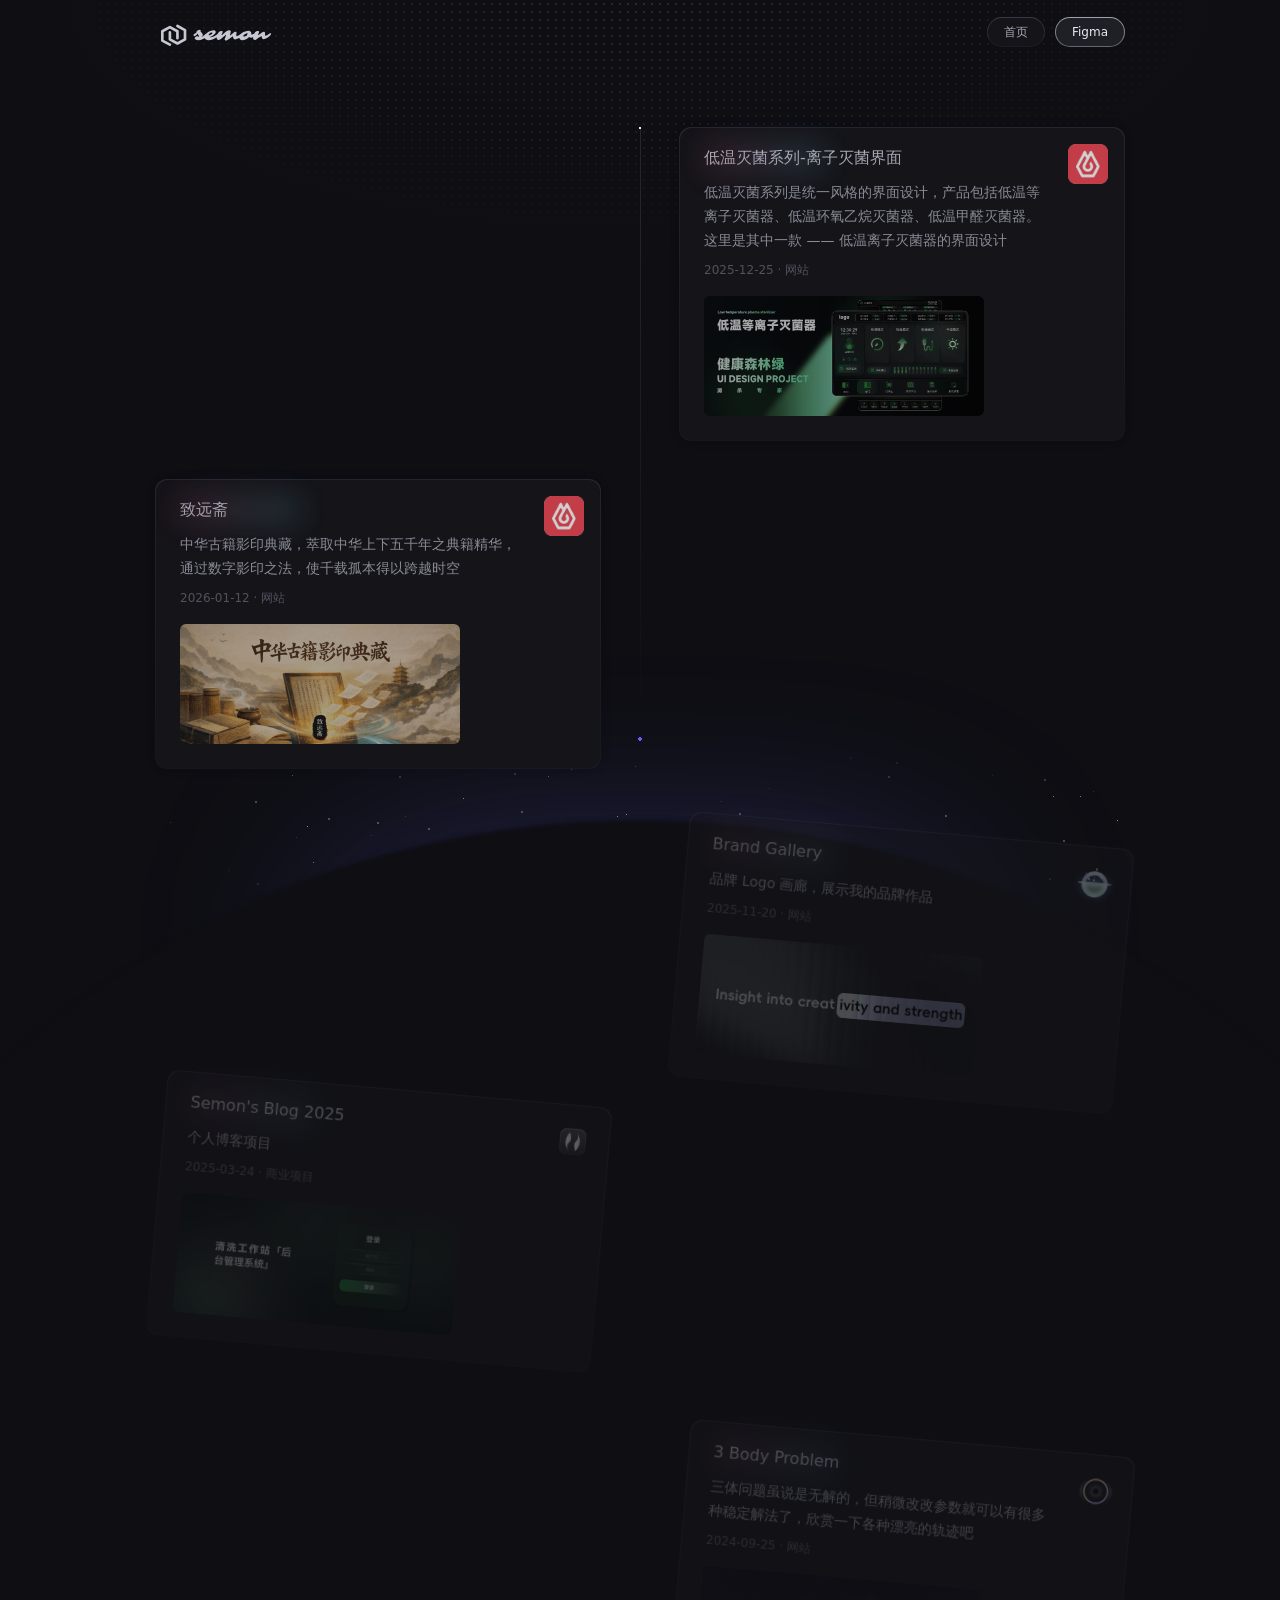
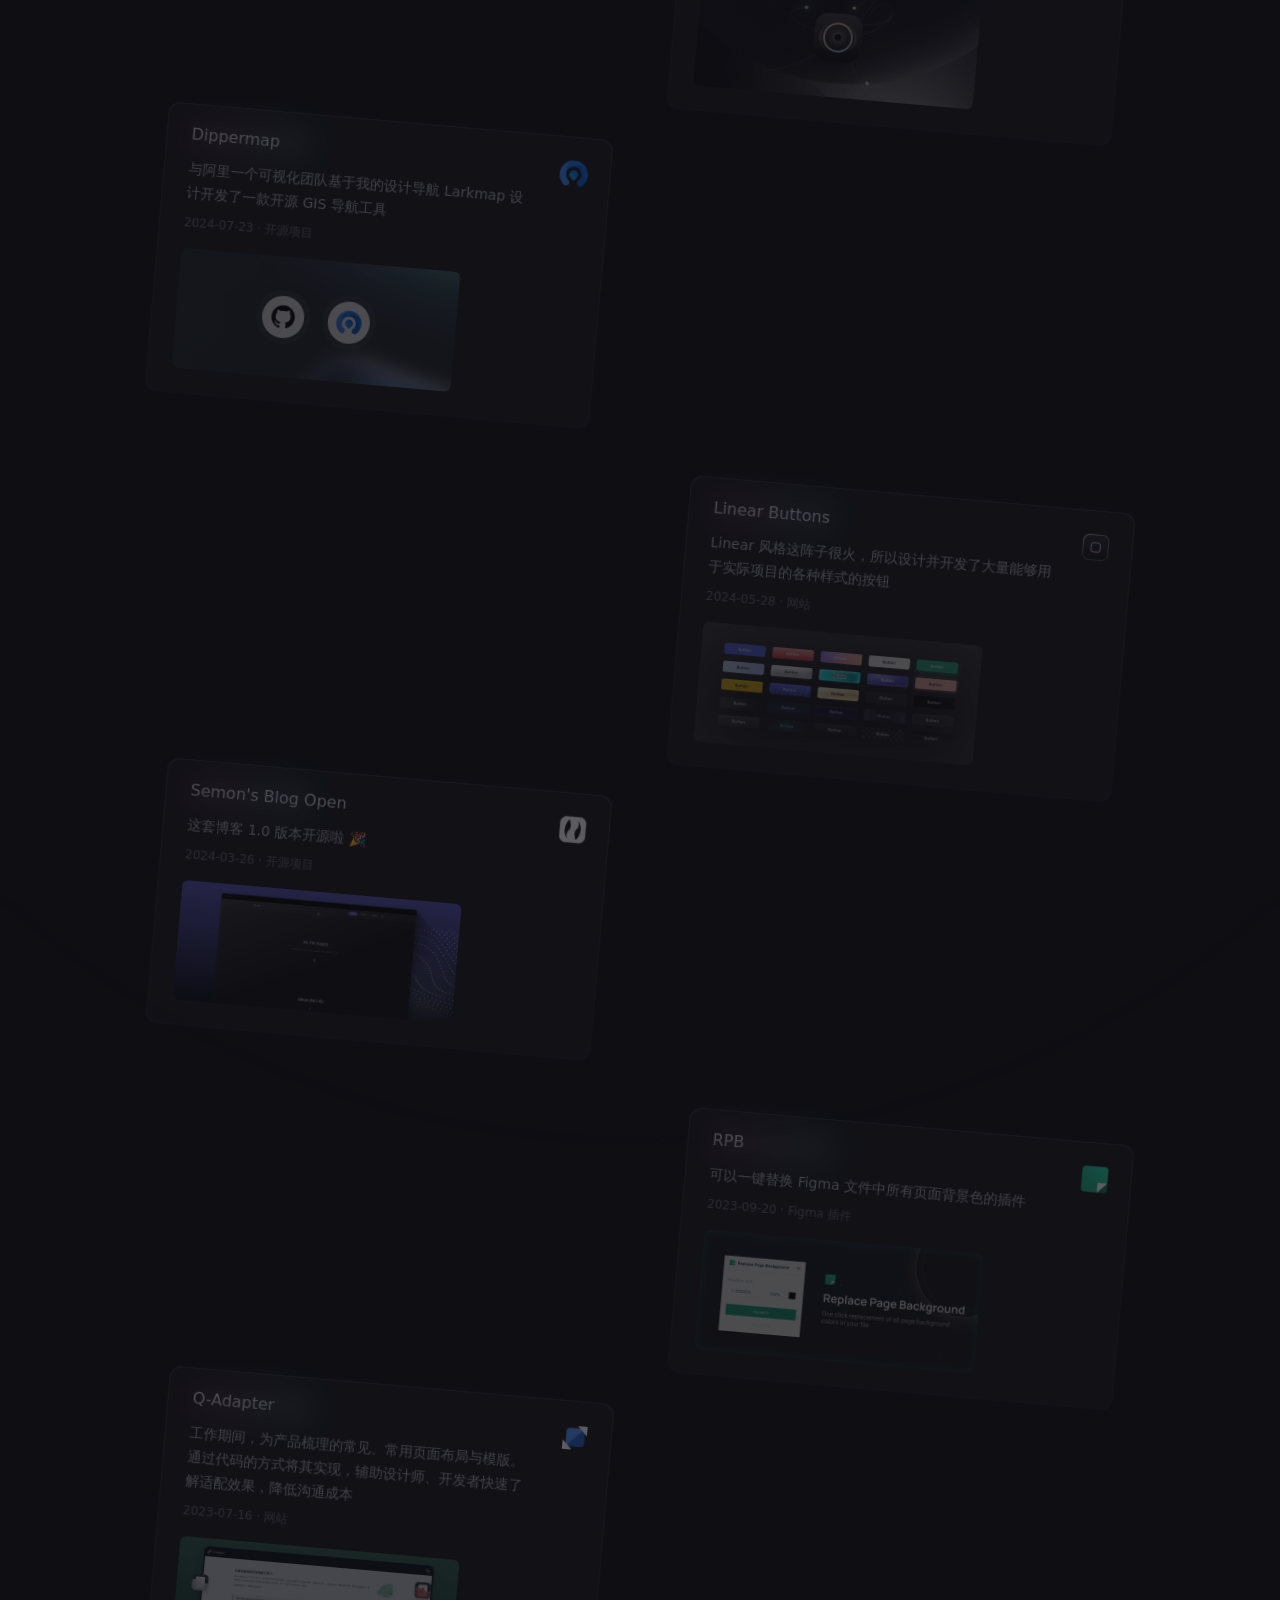
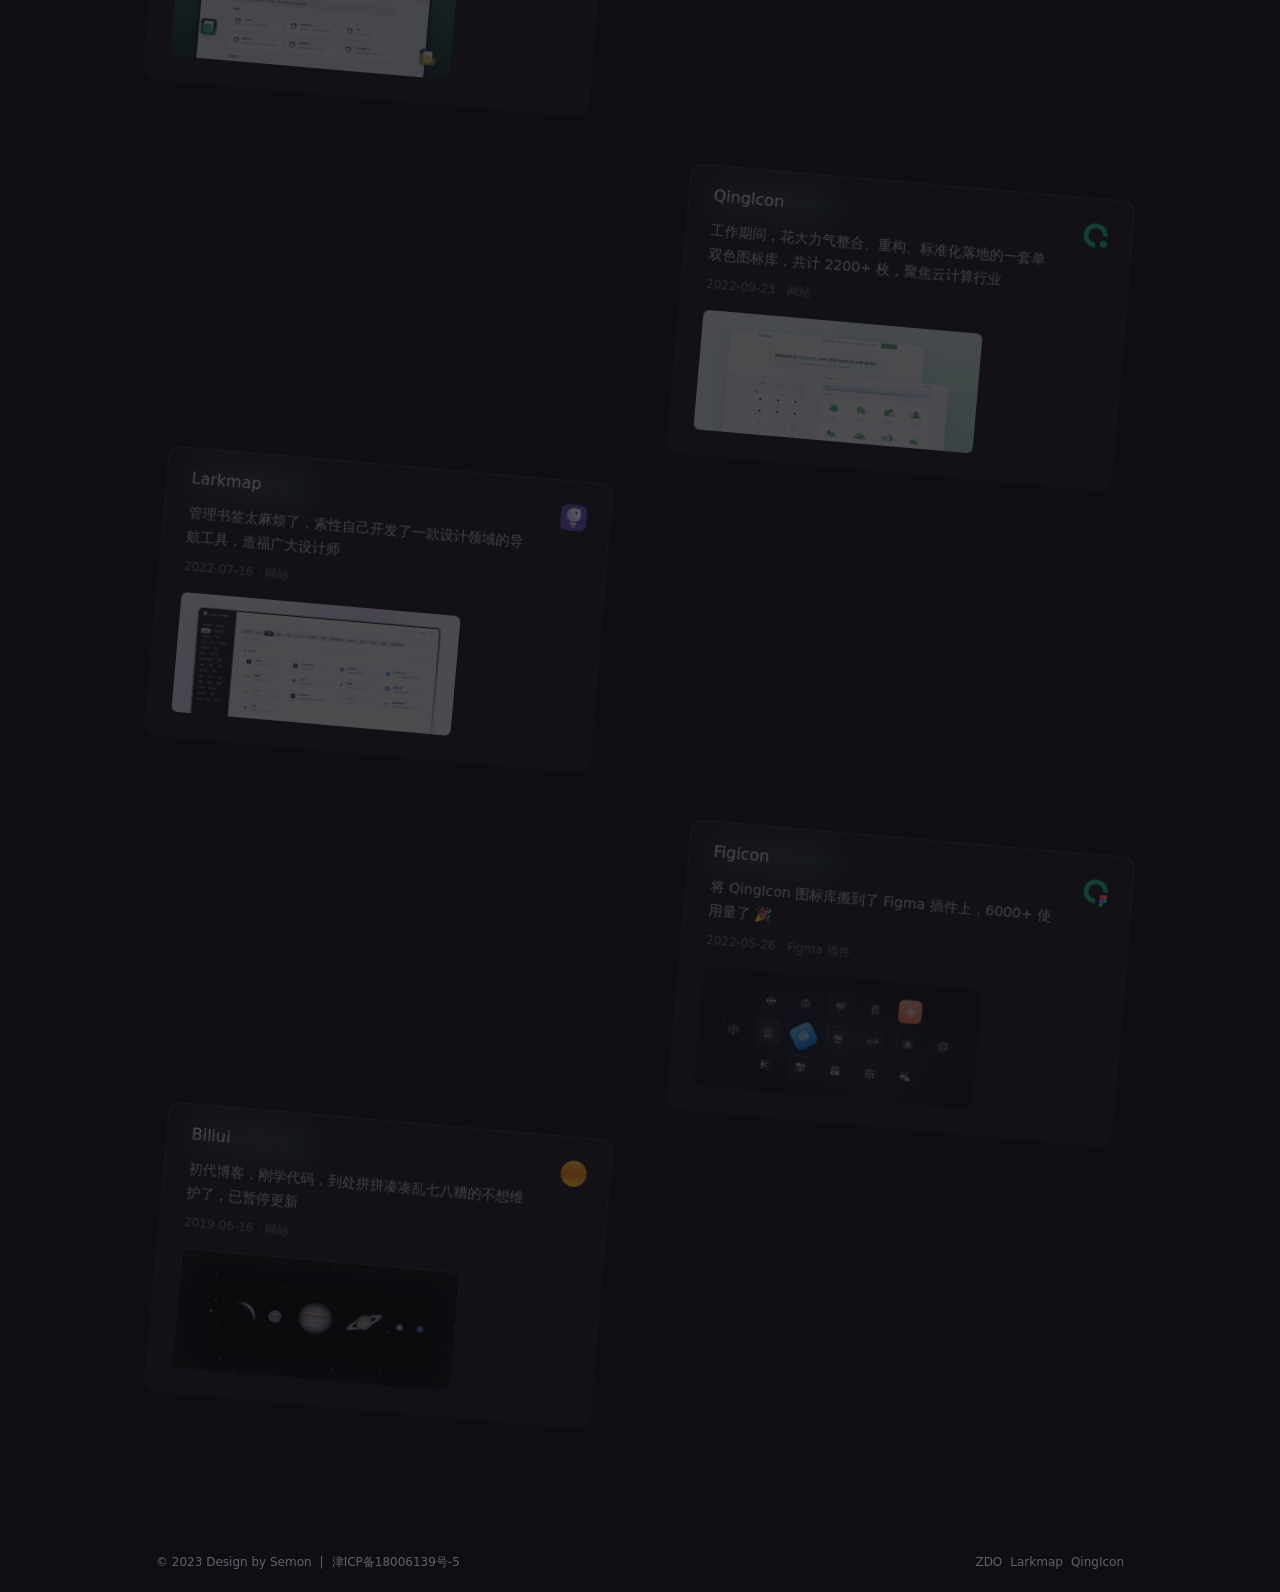
<file: figma.html>
<!DOCTYPE html>
<html lang="zh-CN">

<head>
    <meta charset="UTF-8">
    <meta name="viewport" content="width=device-width, initial-scale=1.0, maximum-scale=1.0, user-scalable=no">
    <meta name="description" content="中国设计师，优秀设计师，设计师个站，设计师个人博客，产品设计师，个人博客个站">
    <meta name="keywords" content="中国设计师，优秀设计师，设计师个站，设计师个人博客，产品设计师，个人博客个站, Semon">
    <meta name="author" content="Semon">
    <title>Semon - Figma</title>
    <link rel="stylesheet" href="./css/style.min.css">
    <link rel="shortcut icon" href="./assets/public/favicon.svg" />
    <link rel="apple-touch-icon" sizes="180x180" href="./assets/public/apple-touch-icon.png">
    <meta name="apple-mobile-web-app-capable" content="yes">
    <meta name="mobile-web-app-capable" content="yes">
    <meta name="apple-mobile-web-app-title" content="Semon">
    <!-- Google tag (gtag.js) -->
    <script async src="https://www.googletagmanager.com/gtag/js?id=G-YP97QMTS16"></script>
    <script>
        window.dataLayer = window.dataLayer || [];
        function gtag() { dataLayer.push(arguments); }
        gtag('js', new Date());

        gtag('config', 'G-YP97QMTS16');
    </script>
    <script>
        var _hmt = _hmt || [];
        (function () {
            var hm = document.createElement("script");
            hm.src = "https://hm.baidu.com/hm.js?f65882c2c20bc920cff590ff3d2098b8";
            var s = document.getElementsByTagName("script")[0];
            s.parentNode.insertBefore(hm, s);
        })();
    </script>
</head>

<body>
    <canvas class="fireworks"></canvas>
    <div class="head" id="headscrollbg">
        <div class="main">
            <div class="main-left">
                <a href="./index.html" class="logo"><img src="./assets/public/logo_graph.svg" alt="Semon" style="height: 32px; width: auto;"></a>

            </div>
            <div class="menu" id="main-menu">
                <li class="magical btn" onclick="window.location.href='./index.html'">首页</li>
                <li class="magical btn" onclick="window.location.href='./work.html'" style="display: none;">作品</li>
                <li class="magical btn nav" onclick="window.location.href='./figma.html'">Figma</li>
                <li class="magical btn" onclick="window.location.href='./blog.html'" style="display: none;">知识</li>
                <li class="magical btn" onclick="window.location.href='./book.html'" style="display: none;">书籍</li>
                <li class="magical btn" onclick="window.location.href='./about.html'" style="display: none;">关于</li>
            </div>
            <div class="menu" id="menu-expand">
                <li class="magical btn menu-expand-btn" id="menu-expand-child"><svg width="24" height="24" viewBox="0 0 24 24" fill="none" xmlns="http://www.w3.org/2000/svg"><path d="M4 12H20" stroke="#E8E8F6" stroke-width="2" stroke-linecap="round" stroke-linejoin="round"/><path d="M4 6H20" stroke="#E8E8F6" stroke-width="2" stroke-linecap="round" stroke-linejoin="round"/><path d="M4 18H20" stroke="#E8E8F6" stroke-width="2" stroke-linecap="round" stroke-linejoin="round"/></svg></li>
            </div>
            <div id="menu-panel">
                <div class="menu-panel-content" id="menu-panel-content"></div>
                <div class="menu-close-btn">
                    <svg xmlns="http://www.w3.org/2000/svg" viewBox="0 0 24 24" fill="currentColor"><path d="M10.5859 12L2.79297 4.20706L4.20718 2.79285L12.0001 10.5857L19.793 2.79285L21.2072 4.20706L13.4143 12L21.2072 19.7928L19.793 21.2071L12.0001 13.4142L4.20718 21.2071L2.79297 19.7928L10.5859 12Z"></path></svg>
                </div>
            </div>
        </div>
    </div>
    <div class="tool">
        <div class="scroll-indicator">
            <div class="scroll-thumb"></div>
        </div>
        <div class="tool-list">
            <div class="tool-list-item">
                <div class="magical item">
                    <a href="https://js.design/f/W3TWb3?p=onkmF1ACmW&mode=design" target="_blank">
                        <div class="card">
                            <div class="card-left">
                                <div class="title">
                                    <div class="name">低温灭菌系列-离子灭菌界面</div>
                                    <div class="link"> ↗</div>
                                </div>
                                <div class="desc">低温灭菌系列是统一风格的界面设计，产品包括低温等离子灭菌器、低温环氧乙烷灭菌器、低温甲醛灭菌器。这里是其中一款 —— 低温离子灭菌器的界面设计</div>
                                <div class="time">2025-12-25 · 网站</div>
                                <div class="pic"><img src="./assets/tool/dlz.png" alt=""></div>
                            </div>
                            <div class="logo"><img src="./assets/tool/jishi1.png" alt=""></div>
                        </div>
                    </a>
                </div>
            </div>
            <div class="tool-list-item">
                <div class="magical item">
                    <a href="https://zyz.biliui.com/" target="_blank">
                        <div class="card">
                            <div class="card-left">
                                <div class="title">
                                    <div class="name">致远斋</div>
                                    <div class="link"> ↗</div>
                                </div>
                                <div class="desc">中华古籍影印典藏，萃取中华上下五千年之典籍精华，通过数字影印之法，使千载孤本得以跨越时空</div>
                                <div class="time">2026-01-12 · 网站</div>
                                <div class="pic"><img src="./assets/tool/zhiyuanzhai-pic.png" alt=""></div>
                            </div>
                            <div class="logo"><img src="./assets/tool/jishi2.png" alt=""></div>
                        </div>
                    </a>
                </div>
            </div>
            <div class="tool-list-item">
                <div class="magical item">
                    <a href="https://brand.biliui.com/" target="_blank">
                        <div class="card">
                            <div class="card-left">
                                <div class="title">
                                    <div class="name">Brand Gallery</div>
                                    <div class="link"> ↗</div>
                                </div>
                                <div class="desc">品牌 Logo 画廊，展示我的品牌作品</div>
                                <div class="time">2025-11-20 · 网站</div>
                                <div class="pic"><img src="./assets/tool/brandgallery-pic.png" alt=""></div>
                            </div>
                            <div class="logo"><img src="./assets/tool/brandgallery.png" alt=""></div>
                        </div>
                    </a>
                </div>
            </div>
            <div class="tool-list-item">
                <div class="magical item">
                    <a href="https://www.xiaohongshu.com/goods-detail/6887372186c0df0001e0e0c9?xsec_token=XBVjc4lVke4qkgAvLmJPHQoQ2aQiZof4ZB4emR_QCMdHo=&xsec_source=app_share&instation_link=xhsdiscover%3A%2F%2Fgoods_detail%2F6887372186c0df0001e0e0c9%3Ftrade_ext%[base64]%26rate_limit_meta%3DitemId%253D6887372186c0df0001e0e0c8%26rn%3Dtrue&xhsshare=CopyLink&appuid=58febdab50c4b4527ef0dc09&apptime=1753760946&share_id=069c919f07314dd4b978c8b9d4e00625" target="_blank">
                        <div class="card">
                            <div class="card-left">
                                <div class="title">
                                    <div class="name">Semon's Blog 2025</div>
                                    <div class="link"> ↗</div>
                                </div>
                                <div class="desc">个人博客项目</div>
                                <div class="time">2025-03-24 · 商业项目</div>
                                <div class="pic"><img src="./assets/tool/zsxt.png" alt=""></div>
                            </div>
                            <div class="logo"><img src="./assets/tool/asorn2025.png" alt=""></div>
                        </div>
                    </a>
                </div>
            </div>
            <div class="tool-list-item">
                <div class="magical item">
                    <a href="https://3bodys.biliui.com/" target="_blank">
                        <div class="card">
                            <div class="card-left">
                                <div class="title">
                                    <div class="name">3 Body Problem</div>
                                    <div class="link"> ↗</div>
                                </div>
                                <div class="desc">三体问题虽说是无解的，但稍微改改参数就可以有很多种稳定解法了，欣赏一下各种漂亮的轨迹吧</div>
                                <div class="time">2024-09-25 · 网站</div>
                                <div class="pic"><img src="./assets/tool/3body-pic.png" alt=""></div>
                            </div>
                            <div class="logo"><img src="./assets/tool/3bodys.png" alt=""></div>
                        </div>
                    </a>
                </div>
            </div>
            <div class="tool-list-item">
                <div class="magical item">
                    <a href="https://github.com/DipperMap/dippermap" target="_blank">
                        <div class="card">
                            <div class="card-left">
                                <div class="title">
                                    <div class="name">Dippermap</div>
                                    <div class="link"> ↗</div>
                                </div>
                                <div class="desc">与阿里一个可视化团队基于我的设计导航 Larkmap 设计开发了一款开源 GIS 导航工具</div>
                                <div class="time">2024-07-23 · 开源项目</div>
                                <div class="pic"><img src="./assets/tool/dippermap-pic.png" alt=""></div>
                            </div>
                            <div class="logo"><img src="./assets/tool/dippermap.png" alt=""></div>
                        </div>
                    </a>
                </div>
            </div>
            <div class="tool-list-item">
                <div class="magical item">
                    <a href="https://btn.biliui.com/" target="_blank">
                        <div class="card">
                            <div class="card-left">
                                <div class="title">
                                    <div class="name">Linear Buttons</div>
                                    <div class="link"> ↗</div>
                                </div>
                                <div class="desc">Linear 风格这阵子很火，所以设计并开发了大量能够用于实际项目的各种样式的按钮</div>
                                <div class="time">2024-05-28 · 网站</div>
                                <div class="pic"><img src="./assets/tool/linearbtn-pic.png" alt=""></div>
                            </div>
                            <div class="logo"><img src="./assets/tool/btn.png" alt=""></div>
                        </div>
                    </a>
                </div>
            </div>
            <div class="tool-list-item">
                <div class="magical item">
                    <a href="https://github.com/asorn/asorn-open" target="_blank">
                        <div class="card">
                            <div class="card-left">
                                <div class="title">
                                    <div class="name">Semon's Blog Open</div>
                                    <div class="link"> ↗</div>
                                </div>
                                <div class="desc">这套博客 1.0 版本开源啦 🎉</div>
                                <div class="time">2024-03-26 · 开源项目</div>
                                <div class="pic"><img src="./assets/tool/asornopen-pic.png" alt=""></div>
                            </div>
                            <div class="logo"><img src="./assets/tool/asorn.png" alt=""></div>
                        </div>
                    </a>
                </div>
            </div>
            <div class="tool-list-item">
                <div class="magical item">
                    <a href="https://www.figma.com/community/plugin/1286263811056993042" target="_blank">
                        <div class="card">
                            <div class="card-left">
                                <div class="title">
                                    <div class="name">RPB</div>
                                    <div class="link"> ↗</div>
                                </div>
                                <div class="desc">可以一键替换 Figma 文件中所有页面背景色的插件</div>
                                <div class="time">2023-09-20 · Figma 插件</div>
                                <div class="pic"><img src="./assets/tool/rpb-pic.png" alt=""></div>
                            </div>
                            <div class="logo"><img src="./assets/tool/rpb.png" alt=""></div>
                        </div>
                    </a>
                </div>
            </div>
            <div class="tool-list-item">
                <div class="magical item">
                    <a href="https://adapter.biliui.com" target="_blank">
                        <div class="card">
                            <div class="card-left">
                                <div class="title">
                                    <div class="name">Q-Adapter</div>
                                    <div class="link"> ↗</div>
                                </div>
                                <div class="desc">工作期间，为产品梳理的常见、常用页面布局与模版。通过代码的方式将其实现，辅助设计师、开发者快速了解适配效果，降低沟通成本</div>
                                <div class="time">2023-07-16 · 网站</div>
                                <div class="pic"><img src="./assets/tool/adapter-pic.png" alt=""></div>
                            </div>
                            <div class="logo"><img src="./assets/tool/adapter.png" alt=""></div>
                        </div>
                    </a>
                </div>
            </div>
            <div class="tool-list-item">
                <div class="magical item">
                    <a href="https://qingicon.com" target="_blank">
                        <div class="card">
                            <div class="card-left">
                                <div class="title">
                                    <div class="name">QingIcon</div>
                                    <div class="link"> ↗</div>
                                </div>
                                <div class="desc">工作期间，花大力气整合、重构、标准化落地的一套单双色图标库，共计 2200+ 枚，聚焦云计算行业</div>
                                <div class="time">2022-09-23 · 网站</div>
                                <div class="pic"><img src="./assets/tool/qingicon-pic.png" alt=""></div>
                            </div>
                            <div class="logo"><img src="./assets/tool/qingicon.png" alt=""></div>
                        </div>
                    </a>
                </div>
            </div>
            <div class="tool-list-item">
                <div class="magical item">
                    <a href="https://larkmap.com" target="_blank">
                        <div class="card">
                            <div class="card-left">
                                <div class="title">
                                    <div class="name">Larkmap</div>
                                    <div class="link"> ↗</div>
                                </div>
                                <div class="desc">管理书签太麻烦了，索性自己开发了一款设计领域的导航工具，造福广大设计师</div>
                                <div class="time">2022-07-16 · 网站</div>
                                <div class="pic"><img src="./assets/tool/larkmap-pic.png" alt=""></div>
                            </div>
                            <div class="logo"><img src="./assets/tool/larkmap.png" alt=""></div>
                        </div>
                    </a>
                </div>
            </div>
            <div class="tool-list-item">
                <div class="magical item">
                    <a href="https://www.figma.com/community/plugin/1111565622161029659" target="_blank">
                        <div class="card">
                            <div class="card-left">
                                <div class="title">
                                    <div class="name">Figicon</div>
                                    <div class="link"> ↗</div>
                                </div>
                                <div class="desc">将 QingIcon 图标库搬到了 Figma 插件上，6000+ 使用量了 🎉</div>
                                <div class="time">2022-05-26 · Figma 插件</div>
                                <div class="pic"><img src="./assets/tool/figicon-pic.png" alt=""></div>
                            </div>
                            <div class="logo"><img src="./assets/tool/figicon.png" alt=""></div>
                        </div>
                    </a>
                </div>
            </div>
            <div class="tool-list-item">
                <div class="magical item">
                    <a href="https://biliui.com" target="_blank">
                        <div class="card">
                            <div class="card-left">
                                <div class="title">
                                    <div class="name">Biliui</div>
                                    <div class="link"> ↗</div>
                                </div>
                                <div class="desc">初代博客，刚学代码，到处拼拼凑凑乱七八糟的不想维护了，已暂停更新</div>
                                <div class="time">2019-06-16 · 网站</div>
                                <div class="pic"><img src="./assets/tool/biliui-pic.png" alt=""></div>
                            </div>
                            <div class="logo"><img src="./assets/tool/biliui.png" alt=""></div>
                        </div>
                    </a>
                </div>
            </div>
        </div>
    </div>
    <div class="footer">
        <div class="footer-content">
            <div class="copyright">
                <div>© 2023 Design by <a href="https://asorn.cn/" target="_blank">Semon</a></div>
                <span>|</span>
                <div class="fillings">
                    <a href="http://beian.miit.gov.cn/" target="_blank">津ICP备18006139号-5</a>
                </div>
            </div>
            <div class="friends">
                <a href="https://zdo.fun/" target="_blank">ZDO</a>
                <a href="https://larkmap.com/" target="_blank">Larkmap</a>
                <a href="https://qingicon.com/" target="_blank">QingIcon</a>
            </div>
        </div>
    </div>
    <div class="widget">
        <div class="shape-light"></div>
        <div class="shape-star">
            <div class="rising-stars rising-stars-visible">
                <div style="height:1px;width:1px"></div>
                <div style="height:2px;width:2px"></div>
                <div style="height:1px;width:1px"></div>
            </div>
        </div>
        <div class="shape-earth"></div>
    </div>
    <div class="widget-top"></div>
</body>
<script src="./js/main.min.js"></script>
<script src='./js/anime.js'></script>
<script src='./js/firework.js'></script>

</html>
</file>
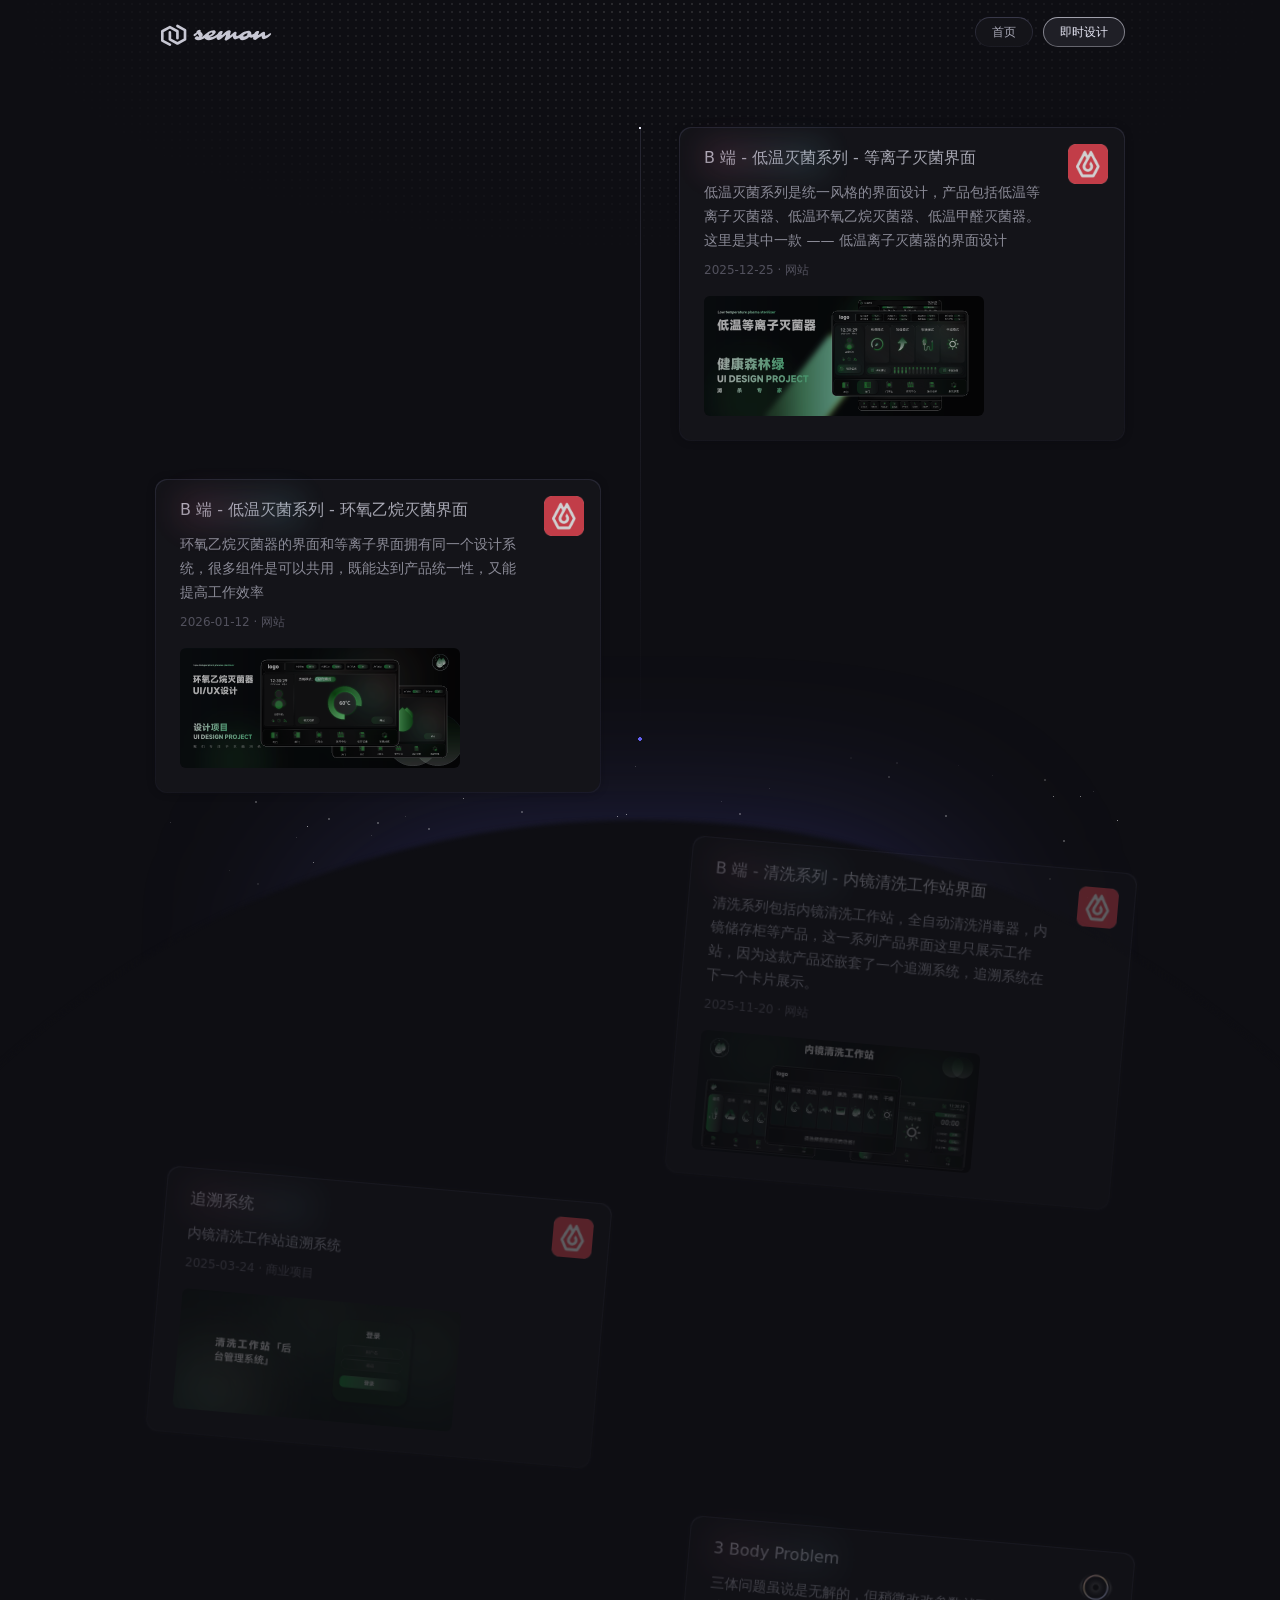
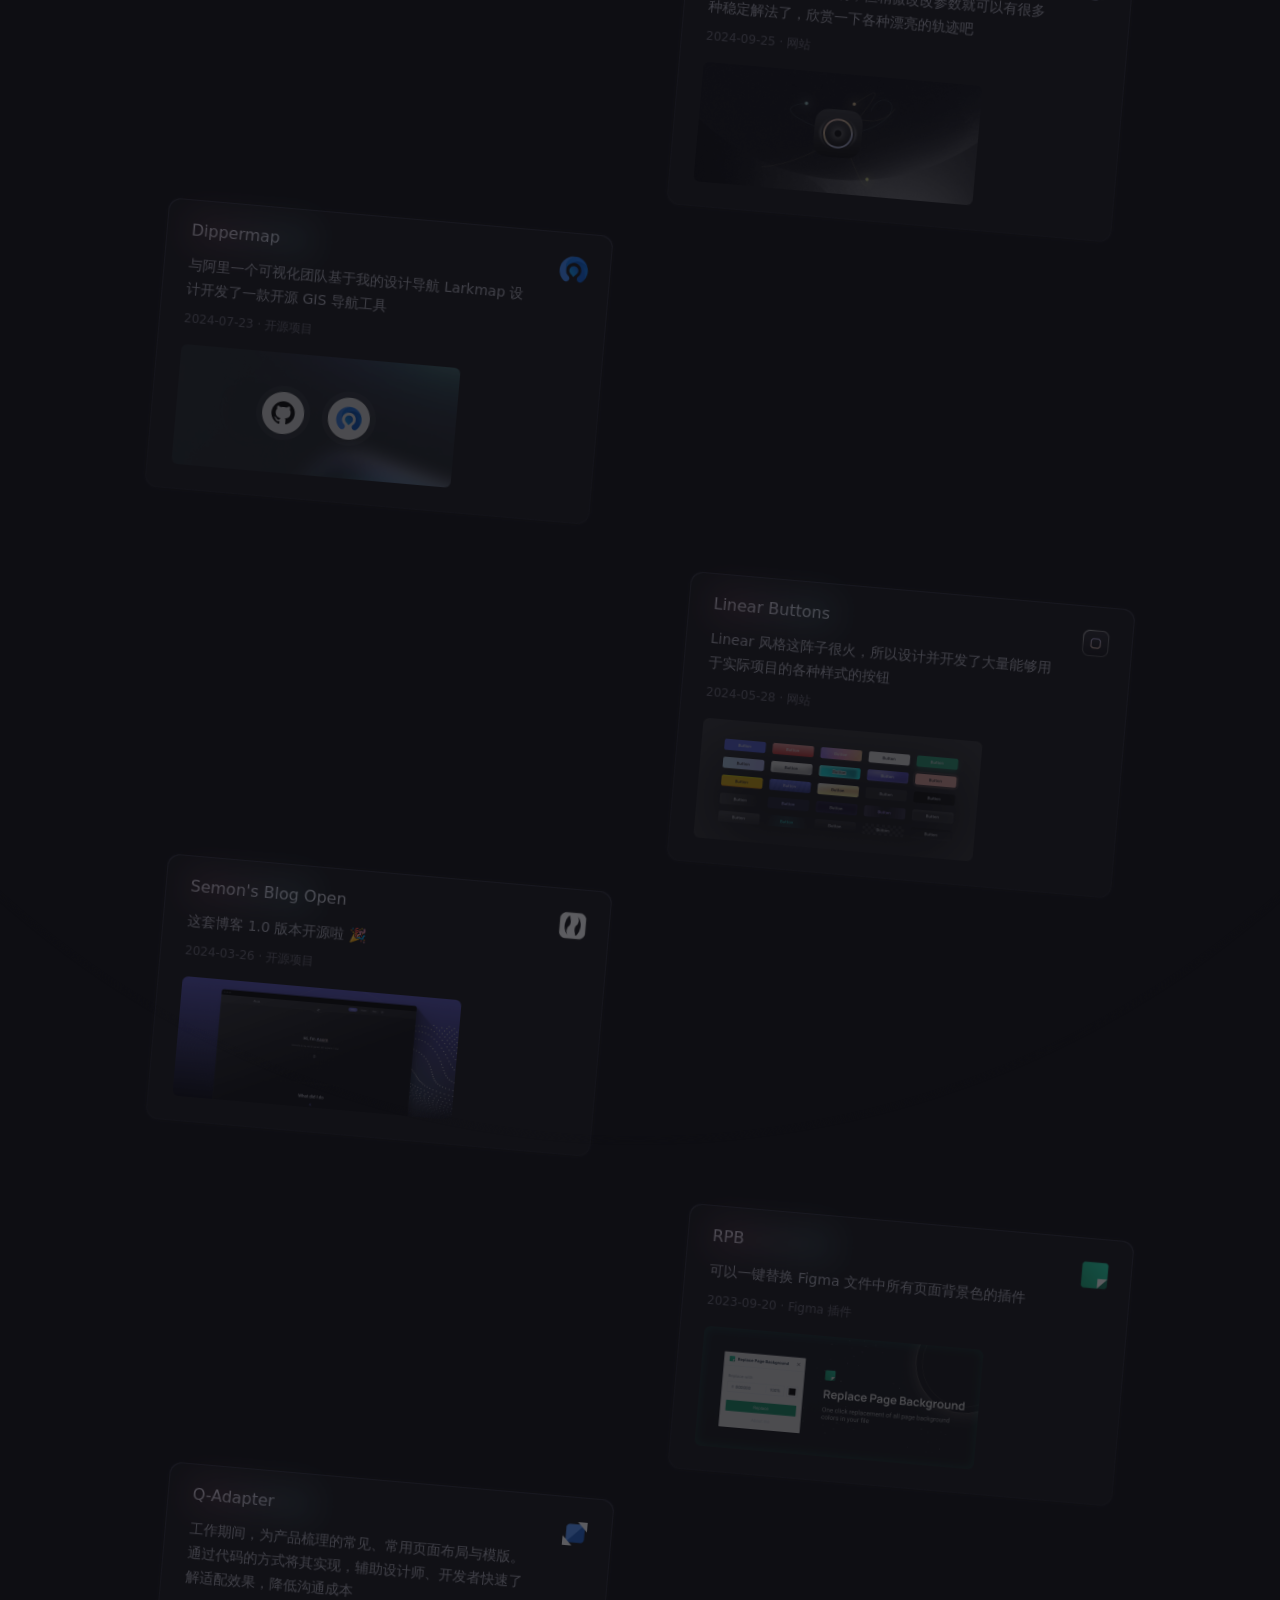
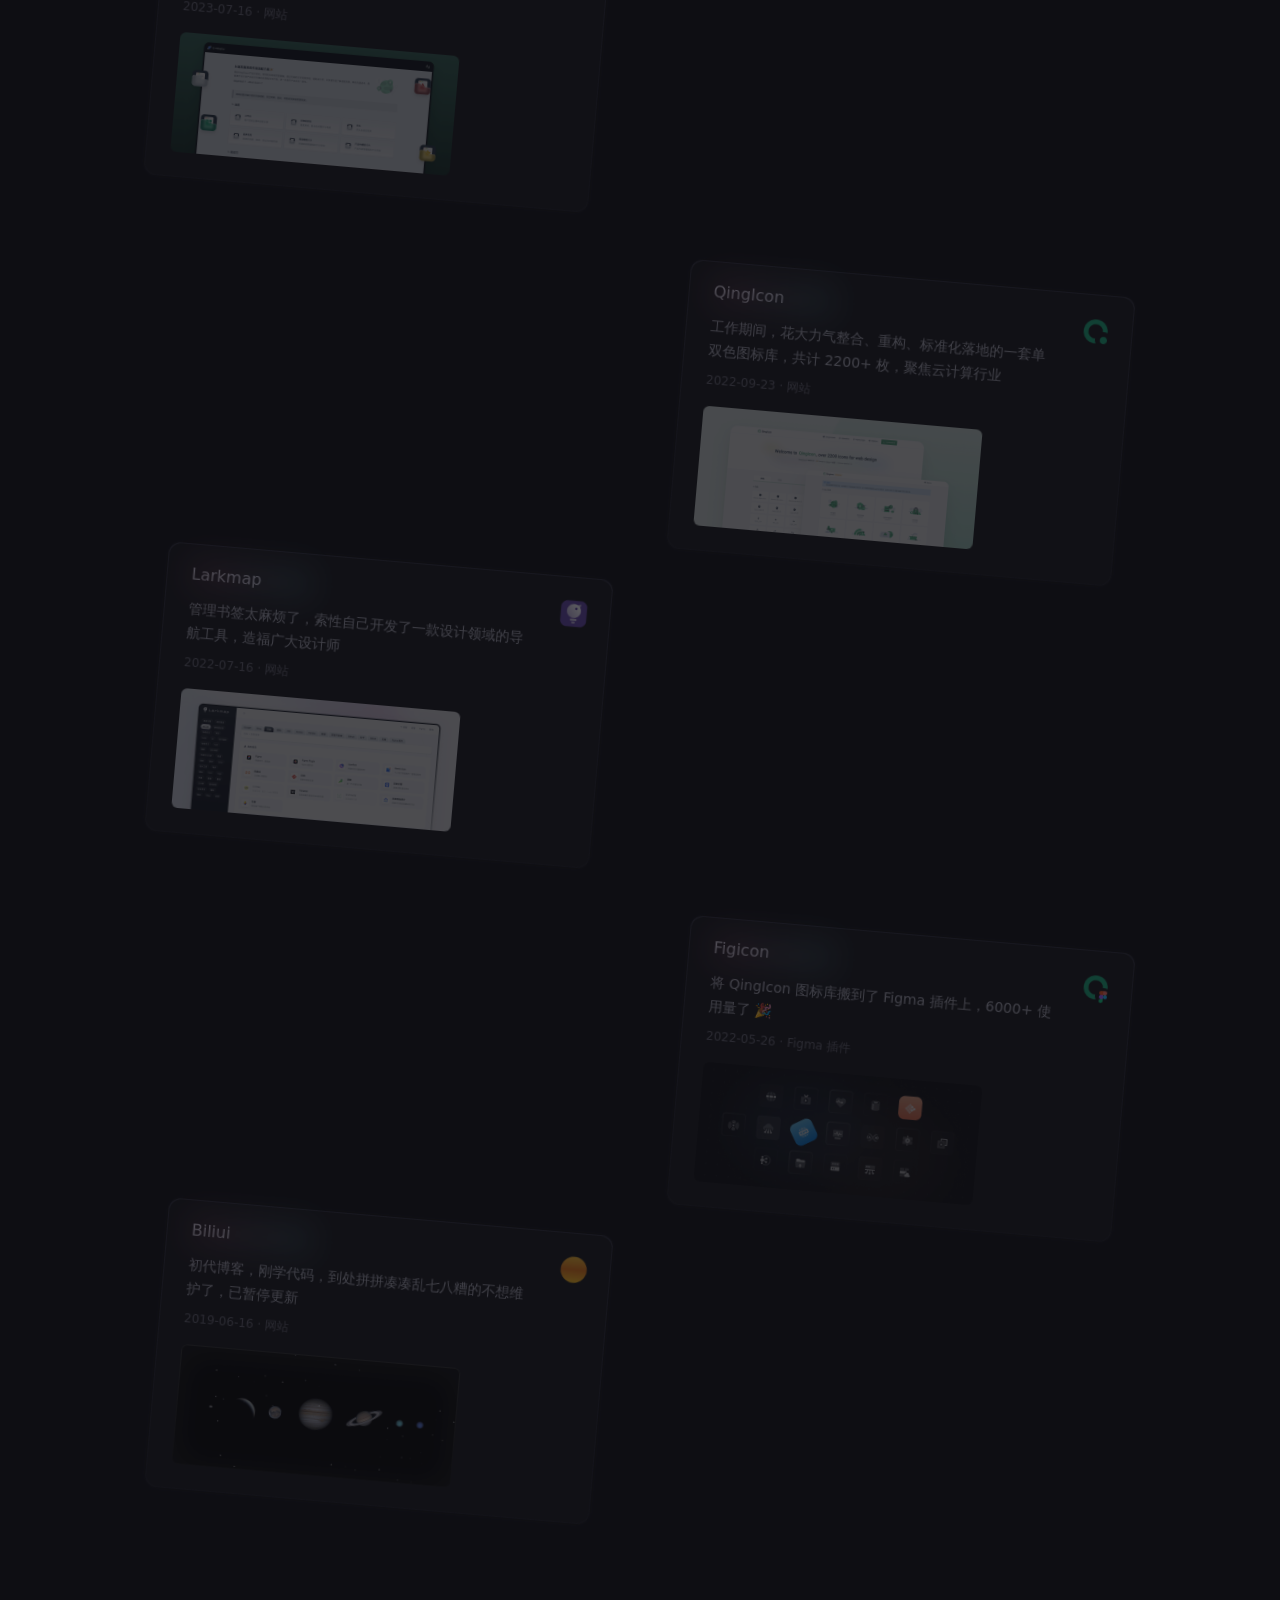
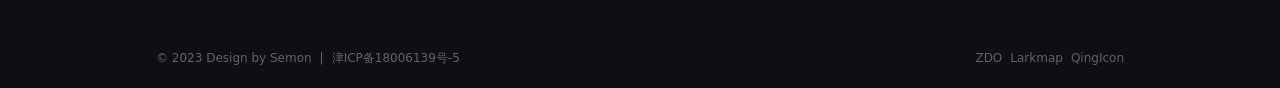
<file: jishisheji.html>
<!DOCTYPE html>
<html lang="zh-CN">

<head>
    <meta charset="UTF-8">
    <meta name="viewport" content="width=device-width, initial-scale=1.0, maximum-scale=1.0, user-scalable=no">
    <meta name="description" content="中国设计师，优秀设计师，设计师个站，设计师个人博客，产品设计师，个人博客个站">
    <meta name="keywords" content="中国设计师，优秀设计师，设计师个站，设计师个人博客，产品设计师，个人博客个站, Semon">
    <meta name="author" content="Semon">
    <title>Semon - 即时设计</title>
    <link rel="stylesheet" href="./css/style.min.css">
    <link rel="shortcut icon" href="./assets/public/favicon.svg" />
    <link rel="apple-touch-icon" sizes="180x180" href="./assets/public/apple-touch-icon.png">
    <meta name="apple-mobile-web-app-capable" content="yes">
    <meta name="mobile-web-app-capable" content="yes">
    <meta name="apple-mobile-web-app-title" content="Semon">
    <!-- Google tag (gtag.js) -->
    <script async src="https://www.googletagmanager.com/gtag/js?id=G-YP97QMTS16"></script>
    <script>
        window.dataLayer = window.dataLayer || [];
        function gtag() { dataLayer.push(arguments); }
        gtag('js', new Date());

        gtag('config', 'G-YP97QMTS16');
    </script>
    <script>
        var _hmt = _hmt || [];
        (function () {
            var hm = document.createElement("script");
            hm.src = "https://hm.baidu.com/hm.js?f65882c2c20bc920cff590ff3d2098b8";
            var s = document.getElementsByTagName("script")[0];
            s.parentNode.insertBefore(hm, s);
        })();
    </script>
</head>

<body>
    <canvas class="fireworks"></canvas>
    <div class="head" id="headscrollbg">
        <div class="main">
            <div class="main-left">
                <a href="./index.html" class="logo"><img src="./assets/public/logo_graph.svg" alt="Semon" style="height: 32px; width: auto;"></a>

            </div>
            <div class="menu" id="main-menu">
                <li class="magical btn" onclick="window.location.href='./index.html'">首页</li>
                <li class="magical btn" onclick="window.location.href='./work.html'" style="display: none;">作品</li>
                <li class="magical btn nav" onclick="window.location.href='./jishisheji.html'">即时设计</li>
                <li class="magical btn" onclick="window.location.href='./blog.html'" style="display: none;">知识</li>
                <li class="magical btn" onclick="window.location.href='./book.html'" style="display: none;">书籍</li>
                <li class="magical btn" onclick="window.location.href='./about.html'" style="display: none;">关于</li>
            </div>
            <div class="menu" id="menu-expand">
                <li class="magical btn menu-expand-btn" id="menu-expand-child"><svg width="24" height="24" viewBox="0 0 24 24" fill="none" xmlns="http://www.w3.org/2000/svg"><path d="M4 12H20" stroke="#E8E8F6" stroke-width="2" stroke-linecap="round" stroke-linejoin="round"/><path d="M4 6H20" stroke="#E8E8F6" stroke-width="2" stroke-linecap="round" stroke-linejoin="round"/><path d="M4 18H20" stroke="#E8E8F6" stroke-width="2" stroke-linecap="round" stroke-linejoin="round"/></svg></li>
            </div>
            <div id="menu-panel">
                <div class="menu-panel-content" id="menu-panel-content"></div>
                <div class="menu-close-btn">
                    <svg xmlns="http://www.w3.org/2000/svg" viewBox="0 0 24 24" fill="currentColor"><path d="M10.5859 12L2.79297 4.20706L4.20718 2.79285L12.0001 10.5857L19.793 2.79285L21.2072 4.20706L13.4143 12L21.2072 19.7928L19.793 21.2071L12.0001 13.4142L4.20718 21.2071L2.79297 19.7928L10.5859 12Z"></path></svg>
                </div>
            </div>
        </div>
    </div>
    <div class="tool">
        <div class="scroll-indicator">
            <div class="scroll-thumb"></div>
        </div>
        <div class="tool-list">
            <div class="tool-list-item">
                <div class="magical item">
                    <a href="https://js.design/f/W3TWb3?p=onkmF1ACmW&mode=design"
                        target="_blank">
                        <div class="card">
                            <div class="card-left">
                                <div class="title">
                                    <div class="name">B 端 - 低温灭菌系列 - 等离子灭菌界面</div>
                                    <div class="link"> ↗</div>
                                </div>
                                <div class="desc">低温灭菌系列是统一风格的界面设计，产品包括低温等离子灭菌器、低温环氧乙烷灭菌器、低温甲醛灭菌器。这里是其中一款 —— 低温离子灭菌器的界面设计</div>
                                <div class="time">2025-12-25 · 网站</div>
                                <div class="pic"><img src="./assets/tool/dlz.png" alt=""></div>
                            </div>
                            <div class="logo"><img src="./assets/tool/jishi1.png" alt=""></div>
                        </div>
                    </a>
                </div>
            </div>
            <div class="tool-list-item">
                <div class="magical item">
                    <a href="https://js.design/v?i=6JE22Y&p=psqSbELQT-&f=122:1&wi=true"
                        target="_blank">
                        <div class="card">
                            <div class="card-left">
                                <div class="title">
                                    <div class="name">B 端 - 低温灭菌系列 - 环氧乙烷灭菌界面</div>
                                    <div class="link"> ↗</div>
                                </div>
                                <div class="desc">环氧乙烷灭菌器的界面和等离子界面拥有同一个设计系统，很多组件是可以共用，既能达到产品统一性，又能提高工作效率</div>
                                <div class="time">2026-01-12 · 网站</div>
                                <div class="pic"><img src="./assets/tool/hyyy.png" alt=""></div>
                            </div>
                            <div class="logo"><img src="./assets/tool/jishi2.png" alt=""></div>
                        </div>
                    </a>
                </div>
            </div>
            <div class="tool-list-item">
                <div class="magical item">
                    <a href="https://js.design/v?i=V3LlRb&p=Yao6z-PRor&f=0:296&wi=true"
                        target="_blank">
                        <div class="card">
                            <div class="card-left">
                                <div class="title">
                                    <div class="name">B 端 - 清洗系列 - 内镜清洗工作站界面</div>
                                    <div class="link"> ↗</div>
                                </div>
                                <div class="desc">清洗系列包括内镜清洗工作站，全自动清洗消毒器，内镜储存柜等产品，这一系列产品界面这里只展示工作站，因为这款产品还嵌套了一个追溯系统，追溯系统在下一个卡片展示。</div>
                                <div class="time">2025-11-20 · 网站</div>
                                <div class="pic"><img src="./assets/tool/gzz.png" alt=""></div>
                            </div>
                            <div class="logo"><img src="./assets/tool/jishi3.png" alt=""></div>
                        </div>
                    </a>
                </div>
            </div>
            <div class="tool-list-item">
                <div class="magical item">
                    <a href="https://js.design/v?i=NBkdbX&p=10Z4lODkeG&f=0:1&wi=true" target="_blank">
                        <div class="card">
                            <div class="card-left">
                                <div class="title">
                                    <div class="name">追溯系统</div>
                                    <div class="link"> ↗</div>
                                </div>
                                <div class="desc">内镜清洗工作站追溯系统</div>
                                <div class="time">2025-03-24 · 商业项目</div>
                                <div class="pic"><img src="./assets/tool/zsxt.png" alt=""></div>
                            </div>
                            <div class="logo"><img src="./assets/tool/jishi4.png" alt=""></div>
                        </div>
                    </a>
                </div>
            </div>
            <div class="tool-list-item">
                <div class="magical item">
                    <a href="https://3bodys.biliui.com/" target="_blank">
                        <div class="card">
                            <div class="card-left">
                                <div class="title">
                                    <div class="name">3 Body Problem</div>
                                    <div class="link"> ↗</div>
                                </div>
                                <div class="desc">三体问题虽说是无解的，但稍微改改参数就可以有很多种稳定解法了，欣赏一下各种漂亮的轨迹吧</div>
                                <div class="time">2024-09-25 · 网站</div>
                                <div class="pic"><img src="./assets/tool/3body-pic.png" alt=""></div>
                            </div>
                            <div class="logo"><img src="./assets/tool/3bodys.png" alt=""></div>
                        </div>
                    </a>
                </div>
            </div>
            <div class="tool-list-item">
                <div class="magical item">
                    <a href="https://github.com/DipperMap/dippermap" target="_blank">
                        <div class="card">
                            <div class="card-left">
                                <div class="title">
                                    <div class="name">Dippermap</div>
                                    <div class="link"> ↗</div>
                                </div>
                                <div class="desc">与阿里一个可视化团队基于我的设计导航 Larkmap 设计开发了一款开源 GIS 导航工具</div>
                                <div class="time">2024-07-23 · 开源项目</div>
                                <div class="pic"><img src="./assets/tool/dippermap-pic.png" alt=""></div>
                            </div>
                            <div class="logo"><img src="./assets/tool/dippermap.png" alt=""></div>
                        </div>
                    </a>
                </div>
            </div>
            <div class="tool-list-item">
                <div class="magical item">
                    <a href="https://btn.biliui.com/" target="_blank">
                        <div class="card">
                            <div class="card-left">
                                <div class="title">
                                    <div class="name">Linear Buttons</div>
                                    <div class="link"> ↗</div>
                                </div>
                                <div class="desc">Linear 风格这阵子很火，所以设计并开发了大量能够用于实际项目的各种样式的按钮</div>
                                <div class="time">2024-05-28 · 网站</div>
                                <div class="pic"><img src="./assets/tool/linearbtn-pic.png" alt=""></div>
                            </div>
                            <div class="logo"><img src="./assets/tool/btn.png" alt=""></div>
                        </div>
                    </a>
                </div>
            </div>
            <div class="tool-list-item">
                <div class="magical item">
                    <a href="https://github.com/asorn/asorn-open" target="_blank">
                        <div class="card">
                            <div class="card-left">
                                <div class="title">
                                    <div class="name">Semon's Blog Open</div>
                                    <div class="link"> ↗</div>
                                </div>
                                <div class="desc">这套博客 1.0 版本开源啦 🎉</div>
                                <div class="time">2024-03-26 · 开源项目</div>
                                <div class="pic"><img src="./assets/tool/asornopen-pic.png" alt=""></div>
                            </div>
                            <div class="logo"><img src="./assets/tool/asorn.png" alt=""></div>
                        </div>
                    </a>
                </div>
            </div>
            <div class="tool-list-item">
                <div class="magical item">
                    <a href="https://www.figma.com/community/plugin/1286263811056993042" target="_blank">
                        <div class="card">
                            <div class="card-left">
                                <div class="title">
                                    <div class="name">RPB</div>
                                    <div class="link"> ↗</div>
                                </div>
                                <div class="desc">可以一键替换 Figma 文件中所有页面背景色的插件</div>
                                <div class="time">2023-09-20 · Figma 插件</div>
                                <div class="pic"><img src="./assets/tool/rpb-pic.png" alt=""></div>
                            </div>
                            <div class="logo"><img src="./assets/tool/rpb.png" alt=""></div>
                        </div>
                    </a>
                </div>
            </div>
            <div class="tool-list-item">
                <div class="magical item">
                    <a href="https://adapter.biliui.com" target="_blank">
                        <div class="card">
                            <div class="card-left">
                                <div class="title">
                                    <div class="name">Q-Adapter</div>
                                    <div class="link"> ↗</div>
                                </div>
                                <div class="desc">工作期间，为产品梳理的常见、常用页面布局与模版。通过代码的方式将其实现，辅助设计师、开发者快速了解适配效果，降低沟通成本</div>
                                <div class="time">2023-07-16 · 网站</div>
                                <div class="pic"><img src="./assets/tool/adapter-pic.png" alt=""></div>
                            </div>
                            <div class="logo"><img src="./assets/tool/adapter.png" alt=""></div>
                        </div>
                    </a>
                </div>
            </div>
            <div class="tool-list-item">
                <div class="magical item">
                    <a href="https://qingicon.com" target="_blank">
                        <div class="card">
                            <div class="card-left">
                                <div class="title">
                                    <div class="name">QingIcon</div>
                                    <div class="link"> ↗</div>
                                </div>
                                <div class="desc">工作期间，花大力气整合、重构、标准化落地的一套单双色图标库，共计 2200+ 枚，聚焦云计算行业</div>
                                <div class="time">2022-09-23 · 网站</div>
                                <div class="pic"><img src="./assets/tool/qingicon-pic.png" alt=""></div>
                            </div>
                            <div class="logo"><img src="./assets/tool/qingicon.png" alt=""></div>
                        </div>
                    </a>
                </div>
            </div>
            <div class="tool-list-item">
                <div class="magical item">
                    <a href="https://larkmap.com" target="_blank">
                        <div class="card">
                            <div class="card-left">
                                <div class="title">
                                    <div class="name">Larkmap</div>
                                    <div class="link"> ↗</div>
                                </div>
                                <div class="desc">管理书签太麻烦了，索性自己开发了一款设计领域的导航工具，造福广大设计师</div>
                                <div class="time">2022-07-16 · 网站</div>
                                <div class="pic"><img src="./assets/tool/larkmap-pic.png" alt=""></div>
                            </div>
                            <div class="logo"><img src="./assets/tool/larkmap.png" alt=""></div>
                        </div>
                    </a>
                </div>
            </div>
            <div class="tool-list-item">
                <div class="magical item">
                    <a href="https://www.figma.com/community/plugin/1111565622161029659" target="_blank">
                        <div class="card">
                            <div class="card-left">
                                <div class="title">
                                    <div class="name">Figicon</div>
                                    <div class="link"> ↗</div>
                                </div>
                                <div class="desc">将 QingIcon 图标库搬到了 Figma 插件上，6000+ 使用量了 🎉</div>
                                <div class="time">2022-05-26 · Figma 插件</div>
                                <div class="pic"><img src="./assets/tool/figicon-pic.png" alt=""></div>
                            </div>
                            <div class="logo"><img src="./assets/tool/figicon.png" alt=""></div>
                        </div>
                    </a>
                </div>
            </div>
            <div class="tool-list-item">
                <div class="magical item">
                    <a href="https://biliui.com" target="_blank">
                        <div class="card">
                            <div class="card-left">
                                <div class="title">
                                    <div class="name">Biliui</div>
                                    <div class="link"> ↗</div>
                                </div>
                                <div class="desc">初代博客，刚学代码，到处拼拼凑凑乱七八糟的不想维护了，已暂停更新</div>
                                <div class="time">2019-06-16 · 网站</div>
                                <div class="pic"><img src="./assets/tool/biliui-pic.png" alt=""></div>
                            </div>
                            <div class="logo"><img src="./assets/tool/biliui.png" alt=""></div>
                        </div>
                    </a>
                </div>
            </div>
        </div>
    </div>
    <div class="footer">
        <div class="footer-content">
            <div class="copyright">
                <div>© 2023 Design by <a href="https://asorn.cn/" target="_blank">Semon</a></div>
                <span>|</span>
                <div class="fillings">
                    <a href="http://beian.miit.gov.cn/" target="_blank">津ICP备18006139号-5</a>
                </div>
            </div>
            <div class="friends">
                <a href="https://zdo.fun/" target="_blank">ZDO</a>
                <a href="https://larkmap.com/" target="_blank">Larkmap</a>
                <a href="https://qingicon.com/" target="_blank">QingIcon</a>
            </div>
        </div>
    </div>
    <div class="widget">
        <div class="shape-light"></div>
        <div class="shape-star">
            <div class="rising-stars rising-stars-visible">
                <div style="height:1px;width:1px"></div>
                <div style="height:2px;width:2px"></div>
                <div style="height:1px;width:1px"></div>
            </div>
        </div>
        <div class="shape-earth"></div>
    </div>
    <div class="widget-top"></div>
</body>
<script src="./js/main.min.js"></script>
<script src='./js/anime.js'></script>
<script src='./js/firework.js'></script>

</html>
</file>
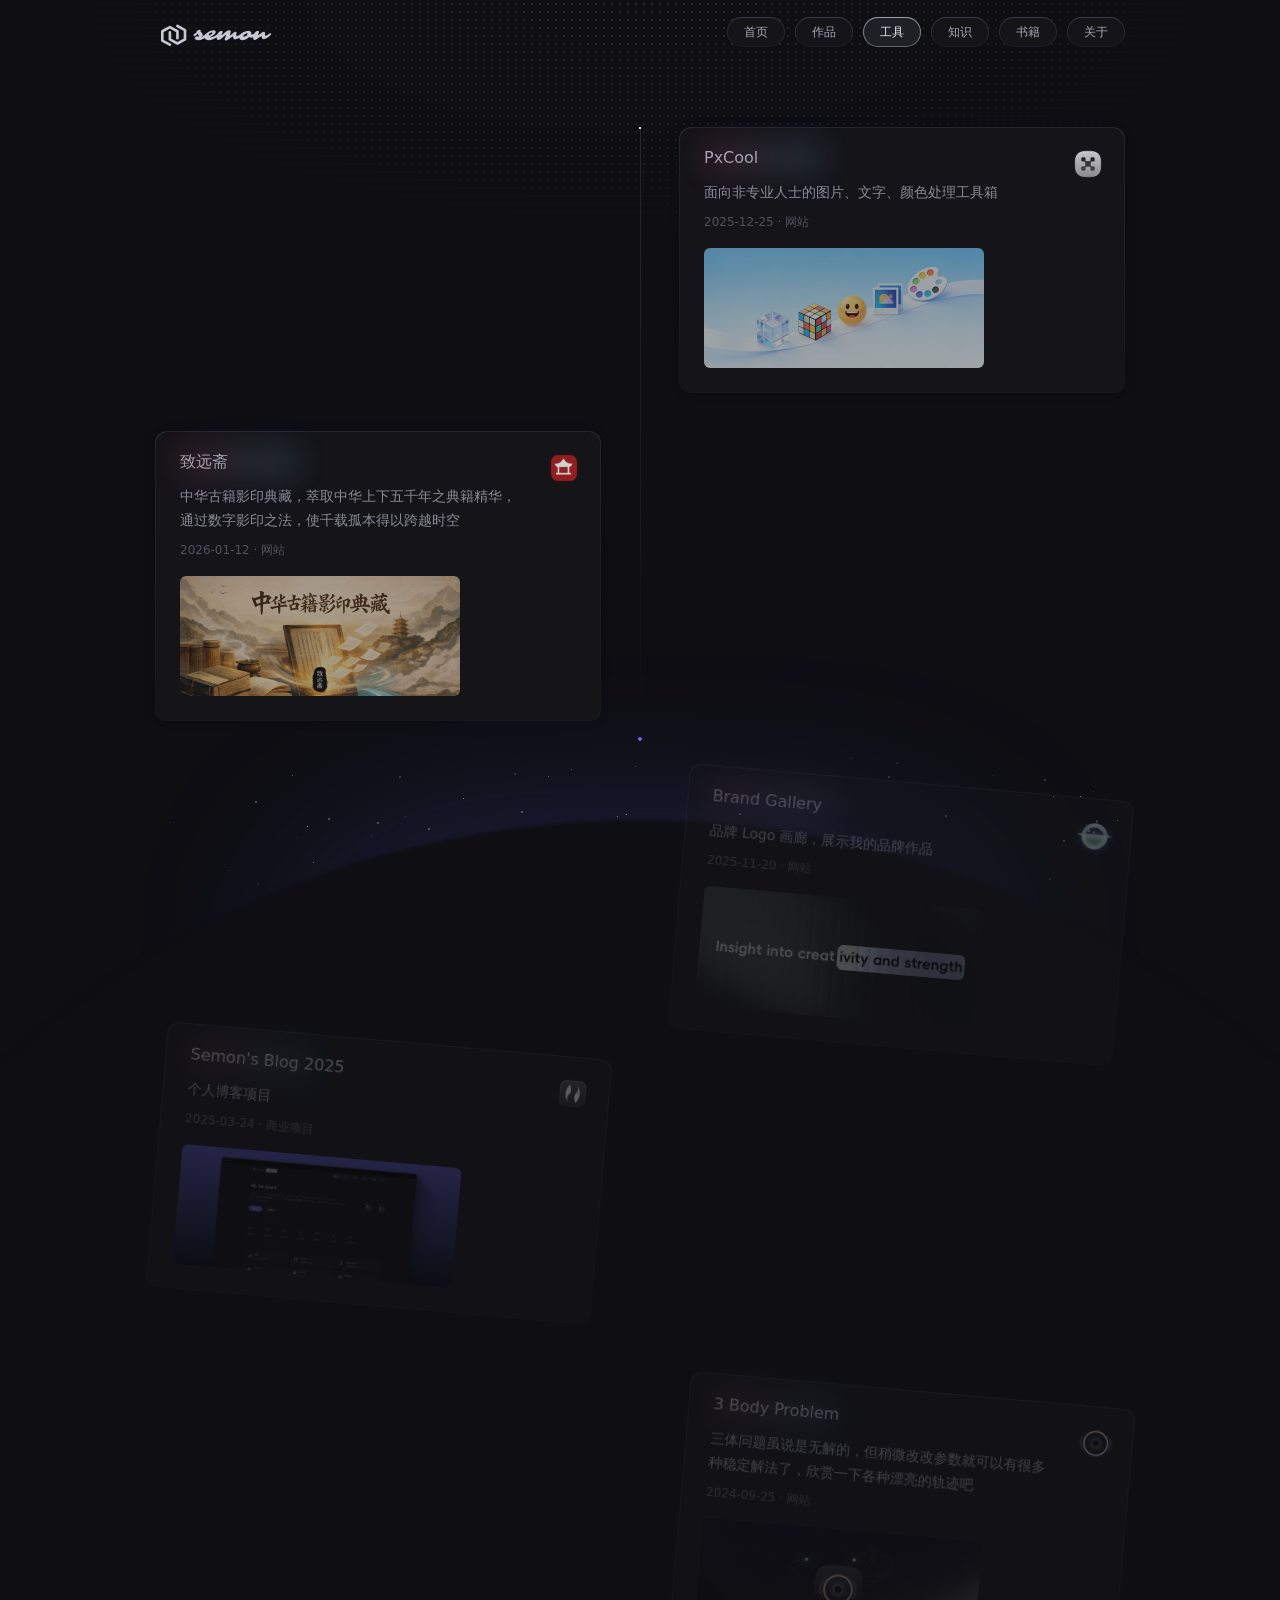
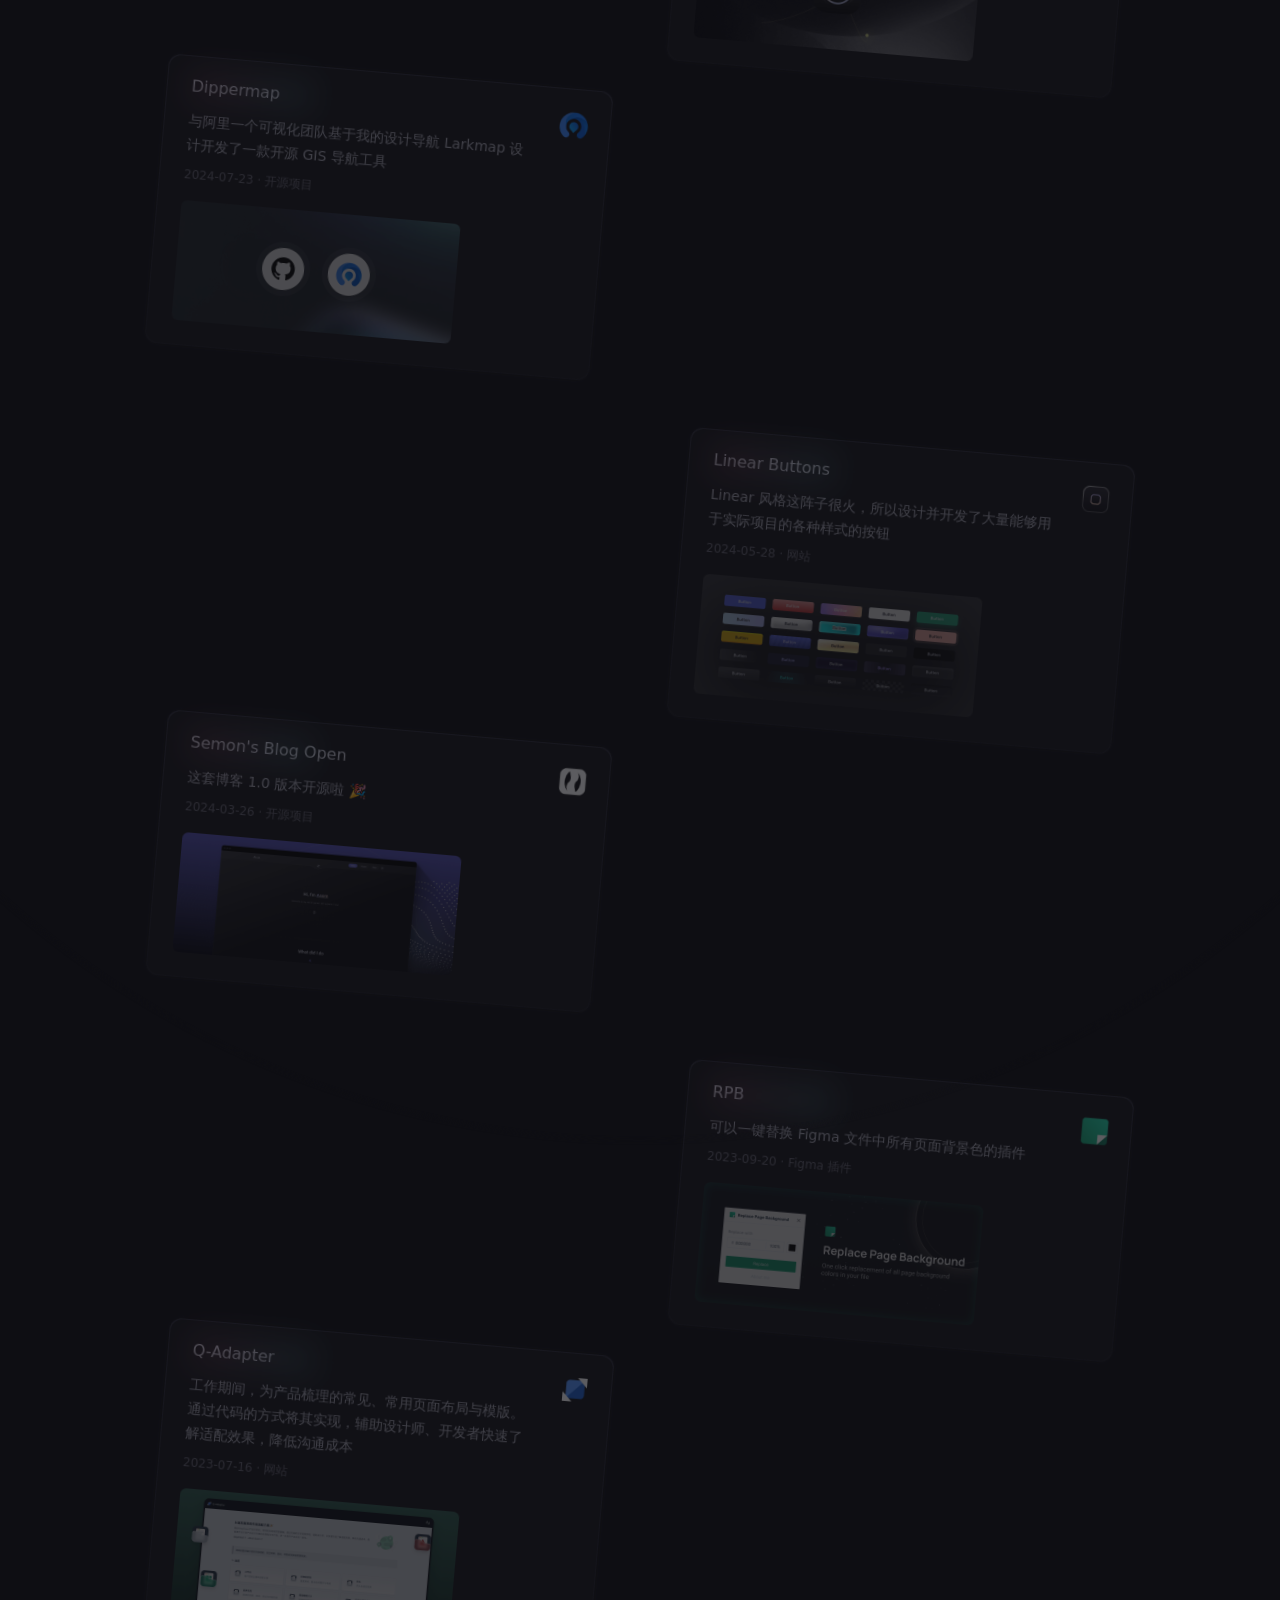
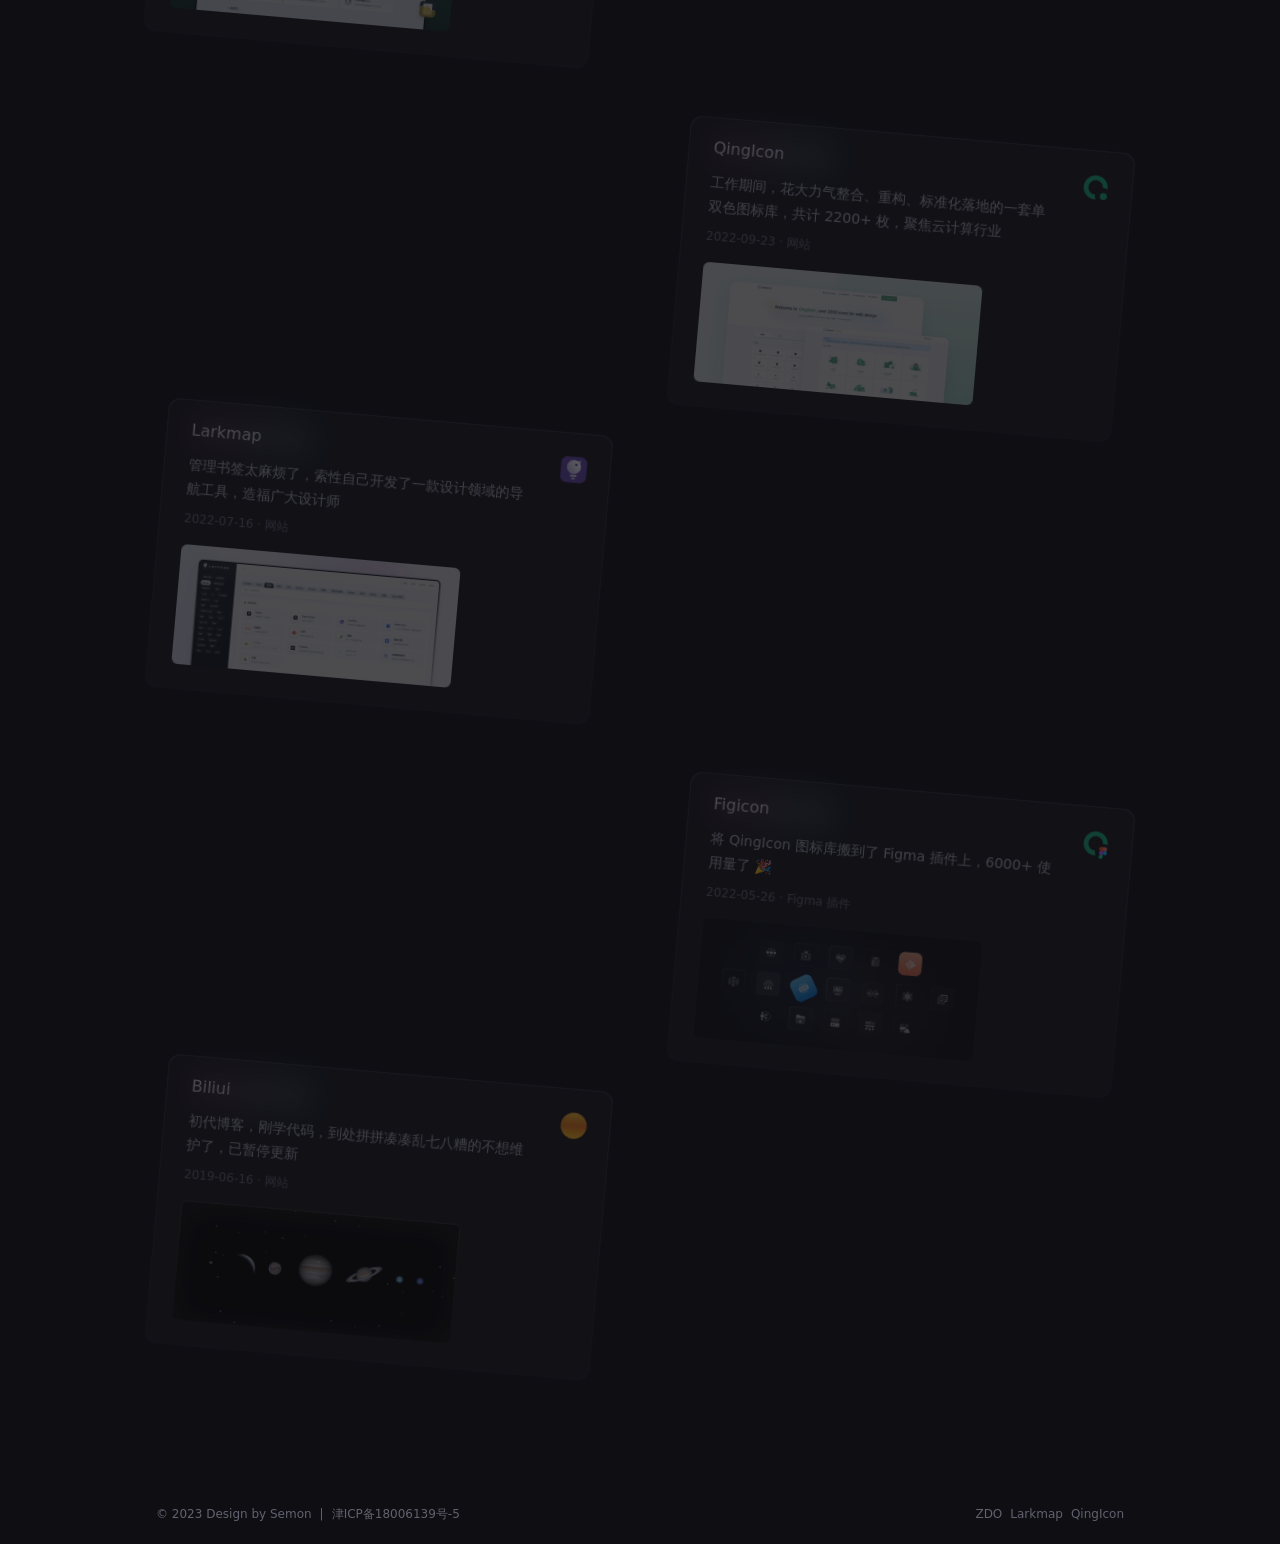
<file: tool.html>
<!DOCTYPE html>
<html lang="zh-CN">

<head>
    <meta charset="UTF-8">
    <meta name="viewport" content="width=device-width, initial-scale=1.0, maximum-scale=1.0, user-scalable=no">
    <meta name="description" content="中国设计师，优秀设计师，设计师个站，设计师个人博客，产品设计师，个人博客个站">
    <meta name="keywords" content="中国设计师，优秀设计师，设计师个站，设计师个人博客，产品设计师，个人博客个站, Semon">
    <meta name="author" content="Semon">
    <title>Semon - 我的工具</title>
    <link rel="stylesheet" href="./css/style.min.css">
    <link rel="shortcut icon" href="./assets/public/favicon.svg" />
    <link rel="apple-touch-icon" sizes="180x180" href="./assets/public/apple-touch-icon.png">
    <meta name="apple-mobile-web-app-capable" content="yes">
    <meta name="mobile-web-app-capable" content="yes">
    <meta name="apple-mobile-web-app-title" content="Semon">
    <!-- Google tag (gtag.js) -->
    <script async src="https://www.googletagmanager.com/gtag/js?id=G-YP97QMTS16"></script>
    <script>
        window.dataLayer = window.dataLayer || [];
        function gtag() { dataLayer.push(arguments); }
        gtag('js', new Date());

        gtag('config', 'G-YP97QMTS16');
    </script>
    <script>
        var _hmt = _hmt || [];
        (function () {
            var hm = document.createElement("script");
            hm.src = "https://hm.baidu.com/hm.js?f65882c2c20bc920cff590ff3d2098b8";
            var s = document.getElementsByTagName("script")[0];
            s.parentNode.insertBefore(hm, s);
        })();
    </script>
</head>

<body>
    <canvas class="fireworks"></canvas>
    <div class="head" id="headscrollbg">
        <div class="main">
            <div class="main-left">
                <a href="./index.html" class="logo"><img src="./assets/public/logo_graph.svg" alt="Semon" style="height: 32px; width: auto;"></a>

            </div>
            <div class="menu" id="main-menu">
                <li class="magical btn" onclick="window.location.href='./index.html'">首页</li>
                <li class="magical btn" onclick="window.location.href='./work.html'">作品</li>
                <li class="magical btn nav" onclick="window.location.href='./tool.html'">工具</li>
                <li class="magical btn" onclick="window.location.href='./blog.html'">知识</li>
                <li class="magical btn" onclick="window.location.href='./book.html'">书籍</li>
                <li class="magical btn" onclick="window.location.href='./about.html'">关于</li>
            </div>
            <div class="menu" id="menu-expand">
                <li class="magical btn menu-expand-btn" id="menu-expand-child"><svg width="24" height="24" viewBox="0 0 24 24" fill="none" xmlns="http://www.w3.org/2000/svg"><path d="M4 12H20" stroke="#E8E8F6" stroke-width="2" stroke-linecap="round" stroke-linejoin="round"/><path d="M4 6H20" stroke="#E8E8F6" stroke-width="2" stroke-linecap="round" stroke-linejoin="round"/><path d="M4 18H20" stroke="#E8E8F6" stroke-width="2" stroke-linecap="round" stroke-linejoin="round"/></svg></li>
            </div>
            <div id="menu-panel">
                <div class="menu-panel-content" id="menu-panel-content"></div>
                <div class="menu-close-btn">
                    <svg xmlns="http://www.w3.org/2000/svg" viewBox="0 0 24 24" fill="currentColor"><path d="M10.5859 12L2.79297 4.20706L4.20718 2.79285L12.0001 10.5857L19.793 2.79285L21.2072 4.20706L13.4143 12L21.2072 19.7928L19.793 21.2071L12.0001 13.4142L4.20718 21.2071L2.79297 19.7928L10.5859 12Z"></path></svg>
                </div>
            </div>
        </div>
    </div>
    <div class="tool">
        <div class="scroll-indicator">
            <div class="scroll-thumb"></div>
        </div>
        <div class="tool-list">
            <div class="tool-list-item">
                <div class="magical item">
                    <a href="https://pxcool.com/"
                        target="_blank">
                        <div class="card">
                            <div class="card-left">
                                <div class="title">
                                    <div class="name">PxCool</div>
                                    <div class="link"> ↗</div>
                                </div>
                                <div class="desc">面向非专业人士的图片、文字、颜色处理工具箱</div>
                                <div class="time">2025-12-25 · 网站</div>
                                <div class="pic"><img src="./assets/tool/pxcool-pic.png" alt=""></div>
                            </div>
                            <div class="logo"><img src="./assets/tool/pxcool.png" alt=""></div>
                        </div>
                    </a>
                </div>
            </div>
            <div class="tool-list-item">
                <div class="magical item">
                    <a href="https://zyz.biliui.com/"
                        target="_blank">
                        <div class="card">
                            <div class="card-left">
                                <div class="title">
                                    <div class="name">致远斋</div>
                                    <div class="link"> ↗</div>
                                </div>
                                <div class="desc">中华古籍影印典藏，萃取中华上下五千年之典籍精华，通过数字影印之法，使千载孤本得以跨越时空</div>
                                <div class="time">2026-01-12 · 网站</div>
                                <div class="pic"><img src="./assets/tool/zhiyuanzhai-pic.png" alt=""></div>
                            </div>
                            <div class="logo"><img src="./assets/tool/zhiyuanzhai.png" alt=""></div>
                        </div>
                    </a>
                </div>
            </div>
            <div class="tool-list-item">
                <div class="magical item">
                    <a href="https://brand.biliui.com/"
                        target="_blank">
                        <div class="card">
                            <div class="card-left">
                                <div class="title">
                                    <div class="name">Brand Gallery</div>
                                    <div class="link"> ↗</div>
                                </div>
                                <div class="desc">品牌 Logo 画廊，展示我的品牌作品</div>
                                <div class="time">2025-11-20 · 网站</div>
                                <div class="pic"><img src="./assets/tool/brandgallery-pic.png" alt=""></div>
                            </div>
                            <div class="logo"><img src="./assets/tool/brandgallery.png" alt=""></div>
                        </div>
                    </a>
                </div>
            </div>
            <div class="tool-list-item">
                <div class="magical item">
                    <a href="https://www.xiaohongshu.com/goods-detail/6887372186c0df0001e0e0c9?xsec_token=XBVjc4lVke4qkgAvLmJPHQoQ2aQiZof4ZB4emR_QCMdHo=&xsec_source=app_share&instation_link=xhsdiscover%3A%2F%2Fgoods_detail%2F6887372186c0df0001e0e0c9%3Ftrade_ext%[base64]%26rate_limit_meta%3DitemId%253D6887372186c0df0001e0e0c8%26rn%3Dtrue&xhsshare=CopyLink&appuid=58febdab50c4b4527ef0dc09&apptime=1753760946&share_id=069c919f07314dd4b978c8b9d4e00625" target="_blank">
                        <div class="card">
                            <div class="card-left">
                                <div class="title">
                                    <div class="name">Semon's Blog 2025</div>
                                    <div class="link"> ↗</div>
                                </div>
                                <div class="desc">个人博客项目</div>
                                <div class="time">2025-03-24 · 商业项目</div>
                                <div class="pic"><img src="./assets/tool/asornopen2025-pic.png" alt=""></div>
                            </div>
                            <div class="logo"><img src="./assets/tool/asorn2025.png" alt=""></div>
                        </div>
                    </a>
                </div>
            </div>
            <div class="tool-list-item">
                <div class="magical item">
                    <a href="https://3bodys.biliui.com/" target="_blank">
                        <div class="card">
                            <div class="card-left">
                                <div class="title">
                                    <div class="name">3 Body Problem</div>
                                    <div class="link"> ↗</div>
                                </div>
                                <div class="desc">三体问题虽说是无解的，但稍微改改参数就可以有很多种稳定解法了，欣赏一下各种漂亮的轨迹吧</div>
                                <div class="time">2024-09-25 · 网站</div>
                                <div class="pic"><img src="./assets/tool/3body-pic.png" alt=""></div>
                            </div>
                            <div class="logo"><img src="./assets/tool/3bodys.png" alt=""></div>
                        </div>
                    </a>
                </div>
            </div>
            <div class="tool-list-item">
                <div class="magical item">
                    <a href="https://github.com/DipperMap/dippermap" target="_blank">
                        <div class="card">
                            <div class="card-left">
                                <div class="title">
                                    <div class="name">Dippermap</div>
                                    <div class="link"> ↗</div>
                                </div>
                                <div class="desc">与阿里一个可视化团队基于我的设计导航 Larkmap 设计开发了一款开源 GIS 导航工具</div>
                                <div class="time">2024-07-23 · 开源项目</div>
                                <div class="pic"><img src="./assets/tool/dippermap-pic.png" alt=""></div>
                            </div>
                            <div class="logo"><img src="./assets/tool/dippermap.png" alt=""></div>
                        </div>
                    </a>
                </div>
            </div>
            <div class="tool-list-item">
                <div class="magical item">
                    <a href="https://btn.biliui.com/" target="_blank">
                        <div class="card">
                            <div class="card-left">
                                <div class="title">
                                    <div class="name">Linear Buttons</div>
                                    <div class="link"> ↗</div>
                                </div>
                                <div class="desc">Linear 风格这阵子很火，所以设计并开发了大量能够用于实际项目的各种样式的按钮</div>
                                <div class="time">2024-05-28 · 网站</div>
                                <div class="pic"><img src="./assets/tool/linearbtn-pic.png" alt=""></div>
                            </div>
                            <div class="logo"><img src="./assets/tool/btn.png" alt=""></div>
                        </div>
                    </a>
                </div>
            </div>
            <div class="tool-list-item">
                <div class="magical item">
                    <a href="https://github.com/asorn/asorn-open" target="_blank">
                        <div class="card">
                            <div class="card-left">
                                <div class="title">
                                    <div class="name">Semon's Blog Open</div>
                                    <div class="link"> ↗</div>
                                </div>
                                <div class="desc">这套博客 1.0 版本开源啦 🎉</div>
                                <div class="time">2024-03-26 · 开源项目</div>
                                <div class="pic"><img src="./assets/tool/asornopen-pic.png" alt=""></div>
                            </div>
                            <div class="logo"><img src="./assets/tool/asorn.png" alt=""></div>
                        </div>
                    </a>
                </div>
            </div>
            <div class="tool-list-item">
                <div class="magical item">
                    <a href="https://www.figma.com/community/plugin/1286263811056993042" target="_blank">
                        <div class="card">
                            <div class="card-left">
                                <div class="title">
                                    <div class="name">RPB</div>
                                    <div class="link"> ↗</div>
                                </div>
                                <div class="desc">可以一键替换 Figma 文件中所有页面背景色的插件</div>
                                <div class="time">2023-09-20 · Figma 插件</div>
                                <div class="pic"><img src="./assets/tool/rpb-pic.png" alt=""></div>
                            </div>
                            <div class="logo"><img src="./assets/tool/rpb.png" alt=""></div>
                        </div>
                    </a>
                </div>
            </div>
            <div class="tool-list-item">
                <div class="magical item">
                    <a href="https://adapter.biliui.com" target="_blank">
                        <div class="card">
                            <div class="card-left">
                                <div class="title">
                                    <div class="name">Q-Adapter</div>
                                    <div class="link"> ↗</div>
                                </div>
                                <div class="desc">工作期间，为产品梳理的常见、常用页面布局与模版。通过代码的方式将其实现，辅助设计师、开发者快速了解适配效果，降低沟通成本</div>
                                <div class="time">2023-07-16 · 网站</div>
                                <div class="pic"><img src="./assets/tool/adapter-pic.png" alt=""></div>
                            </div>
                            <div class="logo"><img src="./assets/tool/adapter.png" alt=""></div>
                        </div>
                    </a>
                </div>
            </div>
            <div class="tool-list-item">
                <div class="magical item">
                    <a href="https://qingicon.com" target="_blank">
                        <div class="card">
                            <div class="card-left">
                                <div class="title">
                                    <div class="name">QingIcon</div>
                                    <div class="link"> ↗</div>
                                </div>
                                <div class="desc">工作期间，花大力气整合、重构、标准化落地的一套单双色图标库，共计 2200+ 枚，聚焦云计算行业</div>
                                <div class="time">2022-09-23 · 网站</div>
                                <div class="pic"><img src="./assets/tool/qingicon-pic.png" alt=""></div>
                            </div>
                            <div class="logo"><img src="./assets/tool/qingicon.png" alt=""></div>
                        </div>
                    </a>
                </div>
            </div>
            <div class="tool-list-item">
                <div class="magical item">
                    <a href="https://larkmap.com" target="_blank">
                        <div class="card">
                            <div class="card-left">
                                <div class="title">
                                    <div class="name">Larkmap</div>
                                    <div class="link"> ↗</div>
                                </div>
                                <div class="desc">管理书签太麻烦了，索性自己开发了一款设计领域的导航工具，造福广大设计师</div>
                                <div class="time">2022-07-16 · 网站</div>
                                <div class="pic"><img src="./assets/tool/larkmap-pic.png" alt=""></div>
                            </div>
                            <div class="logo"><img src="./assets/tool/larkmap.png" alt=""></div>
                        </div>
                    </a>
                </div>
            </div>
            <div class="tool-list-item">
                <div class="magical item">
                    <a href="https://www.figma.com/community/plugin/1111565622161029659" target="_blank">
                        <div class="card">
                            <div class="card-left">
                                <div class="title">
                                    <div class="name">Figicon</div>
                                    <div class="link"> ↗</div>
                                </div>
                                <div class="desc">将 QingIcon 图标库搬到了 Figma 插件上，6000+ 使用量了 🎉</div>
                                <div class="time">2022-05-26 · Figma 插件</div>
                                <div class="pic"><img src="./assets/tool/figicon-pic.png" alt=""></div>
                            </div>
                            <div class="logo"><img src="./assets/tool/figicon.png" alt=""></div>
                        </div>
                    </a>
                </div>
            </div>
            <div class="tool-list-item">
                <div class="magical item">
                    <a href="https://biliui.com" target="_blank">
                        <div class="card">
                            <div class="card-left">
                                <div class="title">
                                    <div class="name">Biliui</div>
                                    <div class="link"> ↗</div>
                                </div>
                                <div class="desc">初代博客，刚学代码，到处拼拼凑凑乱七八糟的不想维护了，已暂停更新</div>
                                <div class="time">2019-06-16 · 网站</div>
                                <div class="pic"><img src="./assets/tool/biliui-pic.png" alt=""></div>
                            </div>
                            <div class="logo"><img src="./assets/tool/biliui.png" alt=""></div>
                        </div>
                    </a>
                </div>
            </div>
        </div>
    </div>
    <div class="footer">
        <div class="footer-content">
            <div class="copyright">
                <div>© 2023 Design by <a href="https://asorn.cn/" target="_blank">Semon</a></div>
                <span>|</span>
                <div class="fillings">
                    <a href="http://beian.miit.gov.cn/" target="_blank">津ICP备18006139号-5</a>
                </div>
            </div>
            <div class="friends">
                <a href="https://zdo.fun/" target="_blank">ZDO</a>
                <a href="https://larkmap.com/" target="_blank">Larkmap</a>
                <a href="https://qingicon.com/" target="_blank">QingIcon</a>
            </div>
        </div>
    </div>
    <div class="widget">
        <div class="shape-light"></div>
        <div class="shape-star">
            <div class="rising-stars rising-stars-visible">
                <div style="height:1px;width:1px"></div>
                <div style="height:2px;width:2px"></div>
                <div style="height:1px;width:1px"></div>
            </div>
        </div>
        <div class="shape-earth"></div>
    </div>
    <div class="widget-top"></div>
</body>
<script src="./js/main.min.js"></script>
<script src='./js/anime.js'></script>
<script src='./js/firework.js'></script>

</html>
</file>
<file: css/style.min.css>
*{border:0;margin:0;padding:0;box-sizing:border-box;list-style:none;text-decoration:unset}body{background-color:#0E0E13;color:#E8E8F6;font-family:Roboto, system-ui, -apple-system, "Segoe UI", "Helvetica Neue", Arial, "Liberation Sans", sans-serif, "Apple Color Emoji", "Segoe UI Emoji", "Segoe UI Symbol", "Noto Color Emoji";-webkit-font-smoothing:antialiased;overflow-x:hidden}body.no-scroll{overflow:hidden}.icon{font-size:0}img{display:block}.tag{font-size:12px;line-height:100%;font-weight:500;padding:6px 10px;border-radius:9999px;white-space:nowrap}.fireworks{position:fixed;top:0;left:0;width:100%;height:100%;display:block;z-index:-999}.magical{--circle-size:600px;--inset:1px;--border:12px;position:relative;display:flex;align-items:center;justify-content:center;border-radius:var(--border);background-color:#141419}.magical::before,.magical::after{content:'';position:absolute;width:calc(100% + var(--inset)*2);height:calc(100% + var(--inset)*2);border-radius:var(--border);inset:calc(0 - var(--inset))}.magical::before{background:radial-gradient(var(--circle-size) circle at var(--mouse-x) var(--mouse-y), rgba(255,255,255,0.3), transparent 40%);z-index:-1}.magical::after{background:linear-gradient(180deg, rgba(78,78,100,0.48) 0%, rgba(78,78,100,0.2) 100%);z-index:-2}.magical.show{width:100%;height:100%;position:absolute;border-radius:var(--border);opacity:0;pointer-events:none;background:radial-gradient(var(--circle-size) circle at var(--mouse-x) var(--mouse-y), rgba(255,255,255,0.01), transparent 40%)}.btn{--border:9999px;background-image:radial-gradient(var(--circle-size) circle at var(--mouse-x) var(--mouse-y), rgba(255,255,255,0.06), transparent 40%)}.btn::before{background:radial-gradient(var(--circle-size) circle at var(--mouse-x) var(--mouse-y), rgba(255,255,255,0.4), transparent 40%)}.btn::after{background:linear-gradient(180deg, rgba(78,78,100,0.68) 0%, rgba(78,78,100,0.2) 100%)}.primary-btn{--circle-size:100px;--border:9999px;border-radius:9999px;padding:7px 20px;cursor:pointer;background-color:#6461F1}.primary-btn a{font-size:13px;line-height:22px;font-weight:500;color:#E8E8F6;text-decoration:none}.primary-btn::after{background:linear-gradient(180deg, rgba(232,232,246,0.68) 0%, rgba(232,232,246,0.4) 100%)}.primary-btn:hover::before{background:radial-gradient(var(--circle-size) circle at var(--mouse-x) var(--mouse-y), #fff, transparent 40%)}.normal-btn{--circle-size:100px;--border:9999px;border-radius:9999px;padding:7px 20px;cursor:pointer}.normal-btn a{font-size:13px;line-height:22px;font-weight:500;color:#E8E8F6;text-decoration:none}.btn-s{padding:4px 16px}.btn-s a{font-size:12px;line-height:20px}.text-effect{-webkit-animation:focus-in-expand 0.6s cubic-bezier(0.25, 0.46, 0.45, 0.94) both;animation:focus-in-expand 0.6s cubic-bezier(0.25, 0.46, 0.45, 0.94) both}@-webkit-keyframes focus-in-expand{0%{letter-spacing:-0.5em;-webkit-filter:blur(12px);filter:blur(12px);opacity:0}100%{-webkit-filter:blur(0px);filter:blur(0px);opacity:1}}@keyframes focus-in-expand{0%{letter-spacing:-0.5em;-webkit-filter:blur(12px);filter:blur(12px);opacity:0}100%{-webkit-filter:blur(0px);filter:blur(0px);opacity:1}}.load-pro{opacity:0;transform:translateY(30px);transition:opacity 0.3s ease-out, transform 0.3s ease-out}.load-pro.visible{opacity:1;transform:translateY(0)}.head{position:fixed;padding:0 40px;width:100%;--height:64px;height:var(--height);display:flex;justify-content:center;align-items:center;--mw:968px;transition:all 0.3s ease;flex-direction:column;z-index:100}.head .main{width:100%;display:flex;justify-content:space-between;align-items:center;max-width:var(--mw)}.head .main-left{display:flex;flex-direction:row;justify-content:flex-start;align-items:center;gap:8px}.head .main-left .logo{height:24px}.head .main-left .tag-cooperate{display:flex;flex-direction:row;justify-content:flex-start;align-items:center;gap:8px;cursor:pointer;padding:5px 9px;color:#0E0E13;background:#E8E8F6;box-shadow:0px 2px 16px 0px rgba(255,255,255,0.24);border:1px solid #fff}.head .main-left .tag-cooperate .breath-dot{width:4px;height:4px;border-radius:50%;background-color:#0E0E13;box-shadow:0 0 8px #000;animation:breath 1s infinite alternate}@keyframes breath{0%{transform:scale(1);opacity:0;box-shadow:0 0 4px transparent}100%{transform:scale(1.2);opacity:1;box-shadow:0 0 16px #000}}.head #menu-expand{display:none}.head .menu{display:flex;gap:12px}.head .menu li{font-size:12px;line-height:20px;--circle-size:100px;border-radius:9999px;padding:4px 16px;cursor:pointer;color:#A8A8B6}.head .menu li.nav{font-weight:500;color:#E8E8F6;background-color:#1F1F26}.head .menu li.nav::after{background:linear-gradient(180deg, rgba(232,232,246,0.68) 0%, rgba(232,232,246,0.4) 100%)}.head .menu .menu-expand-btn{padding:7px}.head .menu .menu-expand-btn .menu-icon{width:14px;height:14px}.head .menu .menu-expand-btn .menu-icon::before{content:url(../assets/public/menu_icon.svg)}.head #menu-panel{position:fixed;top:0;left:0;width:calc(100vw);height:calc(100vh);background:rgba(14,14,19,0.98);backdrop-filter:blur(16px);-webkit-backdrop-filter:blur(16px);display:flex;flex-direction:column;justify-content:flex-start;align-items:center;opacity:0;visibility:hidden;transition:opacity 0.3s, visibility 0.3s;padding:64px 40px}.head #menu-panel.active{opacity:1;visibility:visible}.head #menu-panel .menu-panel-content{width:100%;display:grid;grid-template-columns:repeat(auto-fill, minmax(312px, 1fr));gap:16px}.head #menu-panel .menu-panel-content li{font-size:16px;line-height:28px;font-weight:500;color:#E8E8F6;width:100%;background-color:#141419;border-radius:12px;text-align:center;padding:12px 40px;transition:all 0.3s;cursor:pointer}.head #menu-panel .menu-panel-content li:hover{background-color:#1F1F26;transition:all 0.3s}.head #menu-panel .menu-close-btn{position:fixed;top:18px;right:39px;padding:7px;font-size:0;background-color:#6461F1;border-radius:9999px;transition:all .2s;cursor:pointer}.head #menu-panel .menu-close-btn svg{width:14px;height:14px;fill:#E8E8F6}.head #menu-panel .menu-close-btn:hover{transform:scale(1.2);transition:all .2s}.footer{display:flex;justify-content:center;align-items:center;--mw:968px;font-size:12px;line-height:20px;padding:60px 40px 20px 40px;color:#62616F}.footer .main{width:100%;display:flex;justify-content:space-between;align-items:center;max-width:var(--mw)}.footer .footer-content{width:100%;max-width:var(--mw);display:flex;flex-direction:row;justify-content:space-between;align-items:center;gap:4px}.footer .footer-content .copyright{display:flex;flex-direction:row;justify-content:flex-start;align-items:center;gap:8px}.footer .footer-content .friends{display:flex;flex-direction:row;justify-content:flex-start;align-items:center;gap:8px}.footer .footer-content a{transition:color .15s ease-in;color:#62616F}.footer .footer-content a:hover{color:#6461F1}.widget{display:flex;justify-content:center;align-items:center;--mw:968px}.widget .main{width:100%;display:flex;justify-content:space-between;align-items:center;max-width:var(--mw)}.widget .shape-light{z-index:-99;position:fixed;bottom:-180px;width:600px;height:200px;border-radius:9999px;background:rgba(100,97,241,0.4);filter:blur(100px)}.widget .shape-star{position:fixed;z-index:-98;bottom:0;height:150px;width:var(--mw);-webkit-mask-image:linear-gradient(180deg, rgba(217,217,217,0) 0%, rgba(217,217,217,0.8) 25%, #d9d9d9 50%, rgba(217,217,217,0.8) 75%, rgba(217,217,217,0) 100%);mask-image:linear-gradient(180deg, rgba(217,217,217,0) 0%, rgba(217,217,217,0.8) 25%, #d9d9d9 50%, rgba(217,217,217,0.8) 75%, rgba(217,217,217,0) 100%);-webkit-mask-size:cover;mask-size:cover}@keyframes risingStarsAnination{0%{transform:translateZ(0) translateY(0)}to{transform:translateZ(0) translateY(-2000px)}}.widget .shape-star .rising-stars{opacity:.7;pointer-events:none}.widget .shape-star .rising-stars div{background:transparent;border-radius:50%}.widget .shape-star .rising-stars div:nth-child(1){animation-duration:100s !important;box-shadow:136px 13273px #fff, 347px 1735px #fff, 813px 1674px #fff, 1949px 440px #fff, 1440px 41px #fff, 437px 1122px #fff, 406px 430px #fff, 1014px 25px #fff, 1330px 1616px #fff, 1636px 1496px #fff, 1358px 800px #fff, 48px 857px #fff, 900px 1821px #fff, 906px 1975px #fff, 832px 163px #fff, 1911px 1480px #fff, 576px 523px #fff, 783px 1435px #fff, 738px 1712px #fff, 1822px 193px #fff, 1168px 1172px #fff, 480px 687px #fff, 798px 337px #fff, 1747px 824px #fff, 1296px 1690px #fff, 1277px 1786px #fff, 1941px 1271px #fff, 1925px 784px #fff, 400px 1302px #fff, 112px 882px #fff, 1008px 1624px #fff, 55px 1604px #fff, 1143px 1555px #fff, 1354px 1344px #fff, 1687px 601px #fff, 651px 617px #fff, 984px 1737px #fff, 505px 1689px #fff, 634px 1460px #fff, 770px 827px #fff, 315px 833px #fff, 192px 1677px #fff, 1324px 580px #fff, 1862px 1217px #fff, 157px 1255px #fff, 1265px 1949px #fff, 259px 482px #fff, 1925px 39px #fff, 1823px 1401px #fff, 172px 1227px #fff, 1120px 662px #fff, 621px 681px #fff, 959px 1389px #fff, 370px 367px #fff, 1629px 754px #fff, 117px 756px #fff, 415px 19px #fff, 1158px 1227px #fff, 36px 322px #fff, 315px 1172px #fff, 1156px 1010px #fff, 758px 828px #fff, 1576px 1585px #fff, 725px 1487px #fff, 1987px 1199px #fff, 832px 827px #fff, 1162px 92px #fff, 103px 1868px #fff, 588px 198px #fff, 695px 984px #fff, 1256px 1513px #fff, 29px 924px #fff, 1991px 1022px #fff, 317px 932px #fff, 114px 1610px #fff, 1073px 1420px #fff, 1161px 1045px #fff, 684px 312px #fff, 250px 419px #fff, 151px 76px #fff, 1228px 400px #fff, 1381px 202px #fff, 1210px 207px #fff, 951px 1633px #fff, 1585px 1768px #fff, 1187px 1462px #fff, 231px 1455px #fff, 1457px 1778px #fff, 1604px 75px #fff, 1952px 1575px #fff, 1870px 10px #fff, 1240px 1824px #fff, 591px 554px #fff, 1696px 112px #fff, 1618px 662px #fff, 860px 1971px #fff, 899px 1140px #fff, 1334px 285px #fff, 1051px 732px #fff, 267px 1737px #fff, 1363px 965px #fff, 1829px 1718px #fff, 1966px 1063px #fff, 979px 1908px #fff, 1654px 1085px #fff, 416px 1055px #fff, 1758px 576px #fff, 1604px 720px #fff, 840px 143px #fff, 852px 1385px #fff, 411px 1808px #fff, 992px 28px #fff, 1461px 122px #fff, 1110px 671px #fff, 221px 1734px #fff, 1886px 1139px #fff, 1963px 1765px #fff, 406px 456px #fff, 461px 1710px #fff, 524px 1305px #fff, 905px 1265px #fff, 731px 126px #fff, 1748px 186px #fff, 759px 1511px #fff, 1502px 1174px #fff, 163px 1326px #fff, 1236px 416px #fff, 963px 1543px #fff, 509px 373px #fff, 1965px 942px #fff, 1621px 1614px #fff, 211px 515px #fff, 1064px 990px #fff, 475px 715px #fff, 1977px 366px #fff, 1480px 1801px #fff, 693px 701px #fff, 944px 628px #fff, 1870px 1324px #fff, 1745px 442px #fff, 753px 1087px #fff, 1639px 620px #fff, 1838px 1570px #fff, 1945px 1028px #fff, 1692px 1037px #fff, 276px 440px #fff, 668px 1787px #fff, 440px 1541px #fff, 1493px 199px #fff, 1930px 1584px #fff, 1856px 700px #fff, 1161px 682px #fff, 1671px 664px #fff, 286px 1182px #fff, 1933px 1388px #fff, 743px 1367px #fff, 849px 1823px #fff, 136px 25px #fff, 568px 102px #fff, 659px 687px #fff, 27px 211px #fff, 1980px 602px #fff, 383px 176px #fff, 1124px 470px #fff, 1143px 100px #fff, 1744px 1751px #fff, 689px 614px #fff, 596px 1867px #fff, 710px 883px #fff, 637px 202px #fff, 1372px 962px #fff, 1595px 1650px #fff, 1491px 1428px #fff, 873px 235px #fff, 1127px 582px #fff, 700px 140px #fff, 1470px 1395px #fff, 1133px 1532px #fff, 1736px 1749px #fff, 1841px 228px #fff, 529px 1790px #fff, 1084px 1246px #fff, 1365px 230px #fff, 529px 304px #fff, 528px 1689px #fff, 1549px 1892px #fff, 975px 1315px #fff, 1924px 1909px #fff, 423px 115px #fff, 1198px 432px #fff, 1081px 956px #fff, 1890px 1360px #fff, 872px 535px #fff, 781px 630px #fff, 1010px 197px #fff, 651px 125px #fff, 1569px 1159px #fff, 233px 759px #fff, 372px 139px #fff, 742px 1233px #fff, 302px 1514px #fff, 1159px 879px #fff, 1536px 213px #fff, 1212px 49px #fff, 897px 1653px #fff, 1735px 765px #fff, 1086px 410px #fff, 609px 1933px #fff, 127px 172px #fff, 179px 1873px #fff, 584px 299px #fff, 861px 1050px #fff, 400px 234px #fff, 1401px 806px #fff, 1086px 47px #fff, 1735px 1844px #fff, 1874px 1698px #fff, 975px 720px #fff, 164px 845px #fff, 461px 66px #fff, 894px 1102px #fff, 151px 1968px #fff, 258px 1303px #fff, 366px 593px #fff, 390px 1023px #fff, 1296px 661px #fff, 308px 285px #fff, 554px 1926px #fff, 1409px 527px #fff, 1661px 316px #fff, 101px 439px #fff, 1051px 1323px #fff, 1144px 1541px #fff, 479px 16px #fff, 1172px 911px #fff, 1087px 1807px #fff, 1699px 628px #fff, 1859px 1056px #fff, 571px 1977px #fff, 137px 1578px #fff, 906px 847px #fff, 1071px 430px #fff, 212px 323px #fff, 353px 276px #fff, 680px 316px #fff, 1781px 1151px #fff, 137px 1426px #fff, 1270px 1679px #fff, 696px 220px #fff, 587px 184px #fff, 704px 795px #fff, 1646px 907px #fff, 1546px 11px #fff, 369px 1976px #fff, 1199px 815px #fff, 290px 913px #fff, 159px 1921px #fff, 955px 1406px #fff, 748px 1132px #fff, 1388px 1674px #fff, 1390px 1925px #fff, 961px 70px #fff, 1015px 927px #fff, 470px 64px #fff, 1125px 684px #fff, 615px 1839px #fff, 1318px 1437px #fff, 1338px 1130px #fff, 295px 1857px #fff, 1656px 1208px #fff, 1550px 1250px #fff, 595px 1523px #fff, 943px 1812px #fff, 976px 1048px #fff, 175px 1883px #fff, 641px 1066px #fff, 1115px 758px #fff, 1726px 1072px #fff, 1403px 1085px #fff, 1601px 935px #fff, 221px 877px #fff, 1318px 1484px #fff, 1382px 1995px #fff, 737px 1875px #fff, 772px 1635px #fff, 869px 1654px #fff, 1179px 18px #fff, 518px 695px #fff, 691px 1963px #fff, 1290px 1259px #fff, 121px 1616px #fff, 531px 1751px #fff, 538px 968px #fff, 1492px 1387px #fff, 848px 1586px #fff, 665px 1946px #fff, 307px 984px #fff, 593px 1790px #fff, 282px 981px #fff, 1383px 1886px #fff, 1220px 1353px #fff, 537px 1893px #fff, 1228px 1085px #fff, 1415px 532px #fff, 660px 982px #fff, 308px 1837px #fff, 1644px 694px #fff, 1137px 296px #fff, 1010px 450px #fff, 1405px 1366px #fff, 1823px 1910px #fff, 623px 1983px #fff, 585px 716px #fff, 1521px 888px #fff, 334px 1235px #fff, 989px 1957px #fff, 1055px 1917px #fff, 1012px 1921px #fff, 502px 793px #fff, 362px 394px #fff, 437px 1451px #fff, 49px 1224px #fff, 1883px 326px #fff, 235px 1679px #fff, 355px 1148px #fff, 204px 907px #fff, 1405px 851px #fff, 404px 986px #fff, 126px 239px #fff, 1311px 1960px #fff, 1178px 804px #fff, 692px 1467px #fff, 523px 1043px #fff, 259px 1128px #fff, 940px 229px #fff, 733px 590px #fff, 845px 1397px #fff, 64px 383px #fff, 220px 1136px #fff, 307px 48px #fff, 1996px 1239px #fff, 495px 322px #fff, 1245px 1786px #fff, 392px 26px #fff, 1053px 835px #fff, 68px 296px #fff, 1165px 63px #fff, 1992px 584px #fff, 1947px 881px #fff, 1012px 205px #fff, 419px 1901px #fff, 91px 667px #fff, 558px 1692px #fff, 129px 252px #fff, 369px 428px #fff, 241px 1865px #fff, 289px 1345px #fff, 1591px 1655px #fff, 29px 585px #fff, 489px 885px #fff, 342px 307px #fff, 589px 658px #fff, 1069px 348px #fff, 355px 690px #fff, 1141px 483px #fff, 299px 1211px #fff, 217px 1040px #fff, 266px 524px #fff, 1151px 304px #fff, 777px 1096px #fff, 1166px 1726px #fff, 1332px 819px #fff, 986px 1727px #fff, 87px 1949px #fff, 1962px 83px #fff, 133px 708px #fff, 1603px 504px #fff, 487px 1316px #fff, 216px 863px #fff, 877px 162px #fff, 1234px 1181px #fff, 1102px 1118px #fff, 509px 475px #fff, 621px 935px #fff, 658px 589px #fff, 665px 1606px #fff, 878px 1542px #fff, 864px 882px #fff, 1070px 1310px #fff, 1983px 1146px #fff, 1673px 1885px #fff, 1008px 351px #fff, 1896px 494px #fff, 1523px 1071px #fff, 1424px 773px #fff, 1077px 571px #fff, 281px 602px #fff, 19px 1135px #fff, 852px 1826px #fff, 1114px 1291px #fff, 956px 257px #fff, 1956px 1188px #fff, 1779px 284px #fff, 204px 613px #fff, 1892px 1213px #fff, 1787px 1914px #fff, 1732px 695px #fff, 1497px 375px #fff, 1266px 1719px #fff, 1668px 1242px #fff, 931px 147px #fff, 399px 1359px #fff, 1626px 518px #fff, 840px 1495px #fff, 145px 926px #fff, 924px 46px #fff, 1907px 1649px #fff, 953px 1435px #fff, 1530px 373px #fff, 320px 1346px #fff, 1007px 581px #fff, 897px 46px #fff, 926px 1693px #fff, 1187px 370px #fff, 69px 939px #fff, 64px 1548px #fff, 66px 491px #fff, 1871px 676px #fff, 1240px 722px #fff, 1223px 216px #fff, 1743px 1566px #fff, 1901px 1944px #fff, 918px 583px #fff, 285px 601px #fff, 1303px 263px #fff, 1156px 1288px #fff, 1897px 61px #fff, 463px 1533px #fff, 98px 1153px #fff, 1430px 1811px #fff, 304px 651px #fff, 722px 260px #fff, 219px 1577px #fff, 157px 112px #fff, 1146px 1534px #fff, 972px 230px #fff, 529px 962px #fff, 91px 947px #fff, 410px 1245px #fff, 1556px 586px #fff, 591px 1038px #fff, 1571px 892px #fff, 236px 1129px #fff, 976px 1915px #fff, 903px 590px #fff, 939px 521px #fff, 697px 859px #fff, 1192px 71px #fff, 614px 366px #fff, 1197px 1094px #fff, 1433px 839px #fff, 1689px 1700px #fff, 1023px 1084px #fff, 176px 1110px #fff, 12px 830px #fff, 1880px 1619px #fff, 1914px 994px #fff, 218px 987px #fff, 1585px 517px #fff, 1837px 502px #fff, 1878px 1043px #fff, 30px 837px #fff, 1582px 1999px #fff, 1698px 940px #fff, 613px 266px #fff, 1628px 29px #fff, 1113px 180px #fff, 239px 269px #fff, 1903px 449px #fff, 1788px 1095px #fff, 51px 1761px #fff, 421px 1073px #fff, 353px 292px #fff, 1612px 749px #fff, 986px 601px #fff, 450px 343px #fff, 1386px 1341px #fff, 204px 848px #fff, 1527px 110px #fff, 379px 1993px #fff, 820px 1197px #fff, 279px 1804px #fff, 160px 1801px #fff, 1475px 1135px #fff, 1374px 1626px #fff, 873px 1542px #fff, 1637px 1435px #fff, 470px 1761px #fff, 628px 919px #fff, 628px 574px #fff}.widget .shape-star .rising-stars div:nth-child(2){animation-duration:150s !important;box-shadow:1046px 2770px #fff, 584px 202px #fff, 195px 1038px #fff, 84px 741px #fff, 466px 961px #fff, 192px 609px #fff, 704px 571px #fff, 1498px 1059px #fff, 21px 1214px #fff, 643px 408px #fff, 848px 514px #fff, 420px 1928px #fff, 866px 698px #fff, 1071px 119px #fff, 1284px 570px #fff, 907px 89px #fff, 1990px 137px #fff, 768px 1886px #fff, 1602px 623px #fff, 223px 255px #fff, 1224px 1955px #fff, 1216px 1001px #fff, 817px 1781px #fff, 1586px 684px #fff, 221px 71px #fff, 1885px 1713px #fff, 1441px 15px #fff, 1946px 1649px #fff, 437px 1773px #fff, 1831px 657px #fff, 1230px 220px #fff, 906px 1681px #fff, 906px 184px #fff, 1689px 859px #fff, 1655px 564px #fff, 1900px 1354px #fff, 378px 1964px #fff, 985px 1685px #fff, 1357px 999px #fff, 1518px 1502px #fff, 1068px 338px #fff, 920px 1753px #fff, 1589px 1108px #fff, 1212px 1920px #fff, 199px 596px #fff, 172px 67px #fff, 1104px 797px #fff, 682px 571px #fff, 228px 1285px #fff, 401px 751px #fff, 558px 1703px #fff, 1382px 736px #fff, 463px 1746px #fff, 579px 1384px #fff, 208px 1771px #fff, 290px 881px #fff, 408px 1189px #fff, 1024px 768px #fff, 247px 282px #fff, 1254px 1274px #fff, 592px 1785px #fff, 460px 914px #fff, 275px 429px #fff, 991px 93px #fff, 1961px 429px #fff, 998px 1797px #fff, 1363px 1258px #fff, 1387px 611px #fff, 1850px 482px #fff, 401px 482px #fff, 899px 966px #fff, 1424px 1844px #fff, 1555px 1899px #fff, 625px 506px #fff, 41px 219px #fff, 958px 1518px #fff, 1894px 717px #fff, 1207px 807px #fff, 183px 614px #fff, 1146px 467px #fff, 349px 1521px #fff, 587px 1330px #fff, 940px 1640px #fff, 1167px 1990px #fff, 1728px 1870px #fff, 88px 336px #fff, 1326px 944px #fff, 1103px 117px #fff, 1531px 1508px #fff, 588px 1497px #fff, 1193px 1036px #fff, 475px 345px #fff, 775px 731px #fff, 1189px 411px #fff, 1657px 108px #fff, 828px 1788px #fff, 622px 357px #fff, 1441px 1292px #fff, 1332px 361px #fff, 979px 376px #fff, 504px 412px #fff, 1470px 290px #fff, 1422px 1637px #fff, 911px 1694px #fff, 1304px 1729px #fff, 1378px 890px #fff, 181px 1238px #fff, 166px 1011px #fff, 570px 823px #fff, 1842px 771px #fff, 1495px 189px #fff, 324px 1077px #fff, 850px 883px #fff, 1718px 1273px #fff, 1559px 215px #fff, 425px 254px #fff, 114px 1855px #fff, 1425px 253px #fff, 1327px 477px #fff, 1644px 234px #fff, 851px 1060px #fff, 384px 1151px #fff, 78px 433px #fff, 269px 847px #fff, 11px 1426px #fff, 1583px 31px #fff, 1067px 48px #fff, 1532px 544px #fff, 1418px 923px #fff, 1609px 1733px #fff, 96px 1597px #fff, 1818px 421px #fff, 1059px 181px #fff, 156px 1830px #fff, 1565px 11px #fff, 989px 287px #fff, 827px 459px #fff, 1730px 1155px #fff, 688px 939px #fff, 694px 6px #fff, 360px 1041px #fff, 1230px 1560px #fff, 1228px 1637px #fff, 207px 460px #fff, 1869px 627px #fff, 69px 872px #fff, 438px 154px #fff, 217px 721px #fff, 141px 678px #fff, 606px 1622px #fff, 1836px 1505px #fff, 568px 1817px #fff, 1692px 901px #fff, 1726px 1257px #fff, 272px 77px #fff, 1327px 405px #fff, 833px 628px #fff, 974px 782px #fff, 828px 1085px #fff, 1516px 57px #fff, 1432px 279px #fff, 1308px 608px #fff, 419px 1365px #fff, 989px 1354px #fff, 343px 557px #fff, 1787px 1617px #fff, 609px 281px #fff, 397px 635px #fff, 330px 1483px #fff, 1039px 1891px #fff, 623px 390px #fff, 849px 1113px #fff, 774px 1584px #fff, 339px 1374px #fff, 910px 294px #fff, 348px 1997px #fff, 961px 1571px #fff, 108px 1103px #fff, 761px 1908px #fff, 1612px 1543px #fff, 1978px 1013px #fff, 1420px 170px #fff, 250px 157px #fff, 760px 804px #fff, 503px 1240px #fff, 913px 1425px #fff, 694px 541px #fff, 999px 1757px #fff, 1792px 865px #fff, 521px 1962px #fff, 892px 1943px #fff, 1266px 744px #fff, 1315px 121px #fff, 957px 1880px #fff, 1387px 334px #fff, 101px 132px #fff, 760px 1557px #fff, 1100px 112px #fff, 879px 173px #fff, 1712px 1707px #fff, 888px 28px #fff, 33px 1189px #fff, 1316px 1591px #fff, 254px 1751px #fff, 494px 1485px #fff, 1654px 782px #fff, 1983px 693px #fff, 754px 1919px #fff, 1116px 85px #fff, 1417px 634px #fff, 343px 657px #fff, 481px 1867px #fff, 805px 1831px #fff, 213px 1734px #fff, 1305px 225px #fff, 1158px 1852px #fff, 1335px 1897px #fff, 995px 514px #fff, 1297px 1704px #fff, 732px 25px #fff, 1190px 1980px #fff, 515px 1537px #fff, 1675px 639px #fff, 1693px 1862px #fff, 417px 1885px #fff, 1303px 1332px #fff, 1422px 259px #fff, 1176px 1403px #fff, 1477px 980px #fff, 1960px 461px #fff, 99px 980px #fff, 1139px 418px #fff, 1357px 487px #fff, 1009px 1329px #fff, 293px 355px #fff, 301px 464px #fff, 222px 138px #fff, 307px 265px #fff, 989px 856px #fff, 182px 1885px #fff, 1064px 1909px #fff, 885px 155px #fff, 403px 166px #fff, 1540px 1180px #fff, 310px 1519px #fff, 777px 496px #fff, 664px 1389px #fff, 1950px 758px #fff, 63px 1412px #fff, 1247px 1151px #fff, 365px 60px #fff, 1793px 502px #fff, 533px 320px #fff, 927px 766px #fff, 206px 340px #fff, 1261px 292px #fff, 1908px 1564px #fff, 99px 50px #fff, 1693px 1858px #fff, 641px 1034px #fff, 1063px 453px #fff, 1973px 163px #fff, 712px 600px #fff, 264px 1682px #fff, 1686px 289px #fff, 1305px 745px #fff, 30px 349px #fff, 649px 1772px #fff, 1032px 141px #fff, 204px 1345px #fff, 46px 289px #fff, 173px 466px #fff, 1369px 1116px #fff, 528px 196px #fff, 1355px 1117px #fff, 1344px 1192px #fff, 220px 304px #fff, 1816px 1984px #fff, 1903px 683px #fff, 389px 934px #fff, 79px 1352px #fff, 1317px 1295px #fff, 1169px 1389px #fff, 1061px 914px #fff, 1777px 1736px #fff, 1859px 286px #fff, 1479px 569px #fff, 930px 1613px #fff, 1892px 682px #fff, 867px 1193px #fff, 40px 1606px #fff, 624px 1860px #fff, 1829px 1897px #fff, 1891px 1944px #fff, 1633px 1642px #fff, 71px 627px #fff, 1334px 1548px #fff, 1461px 1437px #fff, 220px 547px #fff, 334px 907px #fff, 1512px 34px #fff, 789px 64px #fff, 190px 1169px #fff, 358px 22px #fff, 438px 115px #fff, 1576px 248px #fff, 117px 836px #fff, 957px 1773px #fff, 213px 1553px #fff, 1211px 1094px #fff, 1768px 1569px #fff, 541px 725px #fff, 1027px 1196px #fff, 996px 677px #fff, 1406px 1504px #fff, 707px 1457px #fff, 1704px 445px #fff, 1403px 1557px #fff, 1743px 223px #fff, 1866px 1923px #fff, 1137px 762px #fff, 1566px 1760px #fff, 1289px 1717px #fff, 1397px 634px #fff, 1286px 516px #fff, 1179px 1503px #fff, 1143px 1306px #fff, 489px 1107px #fff, 1663px 145px #fff, 1553px 1813px #fff, 1611px 1558px #fff, 969px 946px #fff, 243px 25px #fff, 518px 117px #fff, 1510px 12px #fff, 1461px 1296px #fff, 453px 697px #fff, 726px 1082px #fff, 1727px 410px #fff, 1242px 1258px #fff, 1847px 1331px #fff, 1746px 1023px #fff, 972px 1887px #fff, 704px 453px #fff, 424px 993px #fff, 1437px 797px #fff, 1947px 235px #fff, 916px 1060px #fff, 1034px 1354px #fff, 723px 1738px #fff, 447px 1609px #fff, 167px 780px #fff, 462px 1224px #fff, 704px 1676px #fff, 1880px 495px #fff, 665px 1497px #fff, 773px 1221px #fff, 471px 771px #fff, 549px 221px #fff, 846px 242px #fff, 638px 300px #fff, 75px 492px #fff, 856px 1803px #fff, 1605px 1288px #fff, 740px 11px #fff, 1009px 1229px #fff, 650px 1734px #fff, 565px 1651px #fff, 1314px 949px #fff, 852px 1135px #fff, 1742px 360px #fff, 512px 487px #fff, 965px 1638px #fff, 619px 1818px #fff, 982px 838px #fff, 36px 1269px #fff, 14px 542px #fff, 1913px 1614px #fff, 1231px 1455px #fff, 950px 1539px #fff, 1599px 124px #fff, 854px 661px #fff, 45px 810px #fff, 1098px 425px #fff, 1088px 579px #fff, 100px 673px #fff, 1729px 1110px #fff, 35px 507px #fff, 435px 708px #fff, 893px 127px #fff, 953px 1523px #fff, 1067px 1352px #fff, 1806px 376px #fff, 738px 1173px #fff, 676px 1910px #fff, 405px 805px #fff, 1289px 1838px #fff, 1794px 677px #fff, 1727px 1763px #fff, 729px 181px #fff, 417px 1509px #fff, 402px 867px #fff, 1047px 1577px #fff, 1748px 619px #fff, 815px 156px #fff, 1668px 13px #fff, 285px 1014px #fff, 499px 1355px #fff, 384px 819px #fff, 364px 1484px #fff, 968px 534px #fff, 1935px 1915px #fff, 662px 870px #fff, 1837px 1960px #fff, 1063px 1369px #fff, 388px 271px #fff, 1406px 1113px #fff, 1909px 897px #fff, 506px 101px #fff, 680px 1579px #fff, 1908px 1476px #fff, 1065px 1308px #fff, 892px 1806px #fff, 1303px 1738px #fff, 1112px 935px #fff, 1112px 354px #fff, 799px 1222px #fff, 1131px 1922px #fff, 341px 1281px #fff, 744px 298px #fff, 1519px 698px #fff, 934px 1143px #fff, 989px 584px #fff, 1250px 161px #fff, 49px 1336px #fff, 1154px 1944px #fff, 260px 1720px #fff, 243px 963px #fff, 1336px 834px #fff, 1373px 578px #fff, 1624px 146px #fff, 493px 141px #fff, 991px 1986px #fff, 715px 465px #fff, 1380px 373px #fff, 1134px 284px #fff, 1469px 1534px #fff, 1074px 1672px #fff, 836px 1225px #fff, 1115px 1213px #fff, 500px 509px #fff, 350px 817px #fff, 1352px 1204px #fff, 530px 786px #fff, 53px 906px #fff, 414px 601px #fff, 977px 552px #fff, 447px 196px #fff, 67px 548px #fff, 837px 399px #fff, 1786px 792px #fff, 1681px 1843px #fff, 1695px 847px #fff, 726px 768px #fff, 667px 1145px #fff, 382px 395px #fff, 502px 1182px #fff, 1930px 100px #fff, 492px 1356px #fff, 221px 977px #fff, 998px 848px #fff, 482px 531px #fff, 497px 239px #fff, 1795px 681px #fff, 1721px 1218px #fff, 521px 349px #fff, 1573px 1747px #fff, 294px 1103px #fff, 39px 235px #fff, 1502px 1754px #fff, 1918px 1587px #fff, 1448px 604px #fff, 583px 62px #fff, 790px 1923px #fff, 510px 344px #fff, 165px 1091px #fff, 1474px 1639px #fff, 1577px 1452px #fff, 1017px 99px #fff, 1547px 679px #fff, 852px 1216px #fff, 83px 1818px #fff, 1240px 1423px #fff, 1122px 1475px #fff, 418px 230px #fff, 1989px 1326px #fff, 1828px 1633px #fff, 1412px 373px #fff, 685px 1113px #fff, 1909px 1468px #fff;opacity:.5}.widget .shape-star .rising-stars div:nth-child(3){animation-duration:200s !important;box-shadow:1858px 10327px #fff, 1161px 1700px #fff, 271px 1050px #fff, 1378px 1738px #fff, 1479px 1467px #fff, 1866px 1558px #fff, 802px 12px #fff, 1322px 341px #fff, 1593px 1458px #fff, 1500px 710px #fff, 1933px 1717px #fff, 487px 1255px #fff, 1547px 240px #fff, 1460px 931px #fff, 1725px 1308px #fff, 69px 335px #fff, 802px 1969px #fff, 1621px 1871px #fff, 1553px 113px #fff, 1166px 124px #fff, 1987px 79px #fff, 180px 1271px #fff, 466px 765px #fff, 129px 1528px #fff, 73px 117px #fff, 1836px 1944px #fff, 335px 125px #fff, 145px 364px #fff, 1864px 1974px #fff, 525px 559px #fff, 865px 876px #fff, 1097px 828px #fff, 1544px 1001px #fff, 1362px 411px #fff, 1218px 312px #fff, 185px 1270px #fff, 1273px 493px #fff, 1241px 1593px #fff, 1410px 1164px #fff, 398px 1009px #fff, 1700px 570px #fff, 1985px 937px #fff, 706px 958px #fff, 651px 1650px #fff, 765px 1675px #fff, 1557px 316px #fff, 779px 1365px #fff, 1150px 581px #fff, 251px 1600px #fff, 1244px 906px #fff, 912px 1051px #fff, 733px 1393px #fff, 1081px 847px #fff, 592px 420px #fff, 1820px 736px #fff, 912px 807px #fff, 1925px 711px #fff, 1862px 1277px #fff, 985px 1024px #fff, 162px 1318px #fff, 1714px 559px #fff, 1588px 1205px #fff, 763px 955px #fff, 1760px 1228px #fff, 756px 1980px #fff, 1119px 382px #fff, 1887px 1961px #fff, 1869px 798px #fff, 1105px 800px #fff, 1110px 1166px #fff, 1669px 1354px #fff, 1014px 128px #fff, 290px 692px #fff, 1666px 102px #fff, 249px 559px #fff, 1874px 1811px #fff, 1998px 1676px #fff, 1728px 1882px #fff, 1730px 736px #fff, 890px 426px #fff, 1388px 1047px #fff, 701px 374px #fff, 1542px 1736px #fff, 781px 163px #fff, 791px 809px #fff, 1649px 438px #fff, 1094px 1475px #fff, 241px 382px #fff, 1632px 1472px #fff, 62px 1676px #fff, 1154px 909px #fff, 501px 1121px #fff, 886px 526px #fff, 1587px 1752px #fff, 1247px 131px #fff, 1800px 242px #fff, 590px 1059px #fff, 837px 1819px #fff, 281px 1355px #fff, 161px 1898px #fff, 1465px 371px #fff, 1578px 823px #fff, 877px 1360px #fff, 276px 1713px #fff, 296px 522px #fff, 804px 173px #fff, 1793px 617px #fff, 1622px 1824px #fff, 237px 1068px #fff, 1933px 545px #fff, 1543px 1870px #fff, 884px 578px #fff, 125px 250px #fff, 986px 882px #fff, 1400px 1211px #fff, 570px 1508px #fff, 1449px 115px #fff, 726px 914px #fff, 1499px 1532px #fff, 1308px 968px #fff, 1876px 630px #fff, 843px 606px #fff, 144px 1085px #fff, 878px 1315px #fff, 1779px 1571px #fff, 1145px 1510px #fff, 1368px 1857px #fff, 852px 627px #fff, 1680px 641px #fff, 1652px 1798px #fff, 1303px 1056px #fff, 1391px 45px #fff, 365px 972px #fff, 1031px 1860px #fff, 1806px 1213px #fff, 1249px 233px #fff, 1126px 1513px #fff, 1921px 1055px #fff, 1490px 1176px #fff, 641px 1781px #fff, 1640px 854px #fff, 542px 1083px #fff, 106px 679px #fff, 1423px 857px #fff, 1254px 781px #fff, 1775px 950px #fff, 681px 239px #fff, 756px 478px #fff, 1199px 973px #fff, 346px 1704px #fff, 421px 911px #fff, 339px 1168px #fff, 586px 1762px #fff, 801px 274px #fff, 1901px 1693px #fff, 914px 1706px #fff, 976px 1023px #fff, 787px 802px #fff, 1057px 1614px #fff, 438px 173px #fff, 56px 1526px #fff, 258px 1960px #fff, 1756px 4px #fff, 434px 1702px #fff, 1590px 1362px #fff, 607px 1053px #fff, 1510px 1225px #fff, 683px 262px #fff, 184px 1205px #fff, 1579px 891px #fff, 131px 1755px #fff, 1929px 761px #fff, 1867px 1152px #fff, 1875px 280px #fff, 271px 1683px #fff, 671px 1224px #fff, 1836px 1011px #fff, 1323px 1211px #fff, 1149px 1503px #fff, 57px 1496px #fff, 149px 647px #fff, 1927px 142px #fff, 381px 1755px #fff, 265px 1660px #fff, 322px 1161px #fff, 946px 304px #fff, 1616px 1035px #fff, 1283px 1371px #fff, 1232px 1532px #fff, 1869px 387px #fff, 1101px 1882px #fff, 1428px 1762px #fff, 1666px 620px #fff, 444px 739px #fff, 1525px 1091px #fff, 1372px 1186px #fff, 1733px 898px #fff, 1076px 72px #fff, 538px 1382px #fff, 424px 1995px #fff, 571px 526px #fff, 412px 521px #fff, 1372px 564px #fff, 1358px 1203px #fff, 1427px 689px #fff, 1599px 1873px #fff, 589px 384px #fff, 855px 739px #fff, 1431px 1233px #fff, 983px 1877px #fff, 1174px 1911px #fff, 1194px 337px #fff, 206px 865px #fff, 621px 423px #fff, 934px 1528px #fff, 853px 1336px #fff, 722px 1341px #fff, 1806px 1361px #fff, 1077px 281px #fff, 1298px 79px #fff, 258px 389px #fff, 666px 560px #fff, 1898px 1083px #fff, 869px 1141px #fff, 345px 1500px #fff, 1025px 1327px #fff, 1953px 302px #fff, 1709px 773px #fff, 1565px 467px #fff, 1937px 55px #fff, 435px 510px #fff, 833px 271px #fff, 711px 1105px #fff, 121px 1869px #fff, 1934px 948px #fff, 175px 387px #fff, 899px 1971px #fff, 1784px 1443px #fff, 1080px 1296px #fff, 1733px 1938px #fff, 677px 949px #fff, 998px 1514px #fff, 455px 1734px #fff, 318px 574px #fff, 140px 84px #fff, 1555px 1854px #fff, 1244px 471px #fff, 874px 1216px #fff, 1590px 358px #fff, 1251px 1027px #fff, 855px 1210px #fff, 540px 1026px #fff, 1035px 1680px #fff, 814px 1264px #fff, 1852px 974px #fff, 757px 1443px #fff, 836px 22px #fff, 1477px 1364px #fff, 92px 1002px #fff, 114px 1147px #fff, 748px 1621px #fff, 1293px 1083px #fff, 1222px 40px #fff, 1870px 210px #fff, 943px 1762px #fff, 340px 785px #fff, 916px 1916px #fff, 1993px 1791px #fff, 1811px 556px #fff, 1839px 1073px #fff, 1193px 331px #fff, 613px 35px #fff, 1858px 1384px #fff, 1730px 1678px #fff, 1379px 787px #fff, 1312px 73px #fff, 231px 1475px #fff, 903px 939px #fff, 1037px 801px #fff, 853px 631px #fff, 1256px 861px #fff, 1329px 685px #fff, 1078px 115px #fff, 229px 876px #fff, 667px 1493px #fff, 418px 674px #fff, 558px 1881px #fff, 1745px 633px #fff, 1677px 676px #fff, 1407px 616px #fff, 1874px 67px #fff, 276px 1509px #fff, 1757px 543px #fff, 280px 249px #fff, 1738px 609px #fff, 1908px 23px #fff, 1677px 580px #fff, 32px 1763px #fff, 32px 447px #fff, 1702px 1504px #fff, 1190px 1477px #fff, 215px 82px #fff, 327px 407px #fff, 1559px 1114px #fff, 933px 668px #fff, 451px 621px #fff, 1929px 846px #fff, 32px 774px #fff, 1956px 1642px #fff, 1475px 1964px #fff, 676px 1033px #fff, 1810px 1514px #fff, 1518px 1712px #fff, 1436px 1851px #fff, 523px 1439px #fff, 374px 1219px #fff, 609px 1850px #fff, 1515px 1935px #fff, 54px 775px #fff, 1775px 1760px #fff, 638px 1563px #fff, 319px 560px #fff, 1624px 180px #fff, 156px 879px #fff, 997px 296px #fff, 1015px 1008px #fff, 1003px 1273px #fff, 1916px 585px #fff, 729px 692px #fff, 576px 742px #fff, 346px 1712px #fff, 1632px 1017px #fff, 1820px 1786px #fff, 529px 1067px #fff, 1641px 1899px #fff, 1034px 1776px #fff, 936px 1016px #fff, 1372px 1163px #fff, 1877px 117px #fff, 1400px 1800px #fff, 855px 1426px #fff, 1333px 1970px #fff, 686px 628px #fff, 1594px 1839px #fff, 1025px 475px #fff, 103px 738px #fff, 1984px 632px #fff, 1471px 1777px #fff, 761px 1601px #fff, 1892px 277px #fff, 1134px 1234px #fff, 1811px 198px #fff, 87px 704px #fff, 1651px 1976px #fff, 52px 1767px #fff, 704px 1337px #fff, 802px 191px #fff, 1558px 1521px #fff, 561px 1204px #fff, 693px 921px #fff, 97px 1563px #fff, 855px 1409px #fff, 458px 250px #fff, 144px 1721px #fff, 1783px 863px #fff, 1595px 691px #fff, 345px 308px #fff, 1528px 1854px #fff, 989px 130px #fff, 1325px 1593px #fff, 206px 749px #fff, 836px 1724px #fff, 1278px 208px #fff, 232px 829px #fff, 199px 638px #fff, 1519px 215px #fff, 14px 69px #fff, 1677px 1092px #fff, 1894px 579px #fff, 958px 408px #fff, 105px 377px #fff, 896px 1369px #fff, 1793px 864px #fff, 279px 987px #fff, 1431px 636px #fff, 1255px 1430px #fff, 1169px 79px #fff, 920px 227px #fff, 1211px 721px #fff, 535px 552px #fff, 51px 332px #fff, 933px 146px #fff, 377px 1335px #fff, 249px 63px #fff, 1535px 535px #fff, 457px 616px #fff, 1722px 813px #fff, 998px 1478px #fff, 308px 1395px #fff, 1860px 1153px #fff, 146px 1334px #fff, 1200px 1599px #fff, 1758px 861px #fff, 1676px 1494px #fff, 344px 1423px #fff, 1281px 1775px #fff, 1617px 942px #fff, 190px 660px #fff, 1783px 399px #fff, 1364px 1781px #fff, 1439px 1725px #fff, 146px 1650px #fff, 1209px 656px #fff, 1181px 938px #fff, 1710px 72px #fff, 1176px 757px #fff, 219px 1728px #fff, 1271px 353px #fff, 471px 665px #fff, 1212px 1531px #fff, 1805px 1687px #fff, 1225px 1591px #fff, 107px 532px #fff, 7px 1980px #fff, 1366px 89px #fff, 1276px 574px #fff, 1200px 1144px #fff, 1886px 924px #fff, 665px 1543px #fff, 1418px 55px #fff, 1755px 1828px #fff, 1626px 48px #fff, 697px 1868px #fff, 901px 1643px #fff, 21px 1696px #fff, 932px 1471px #fff, 1468px 1972px #fff, 1682px 1786px #fff, 323px 332px #fff, 1798px 1661px #fff, 827px 1124px #fff, 1790px 1828px #fff, 1117px 219px #fff, 364px 1082px #fff, 808px 1877px #fff, 1542px 1281px #fff, 1929px 704px #fff, 1867px 1408px #fff, 1850px 1264px #fff, 299px 199px #fff, 413px 1414px #fff, 117px 1574px #fff, 1361px 61px #fff, 746px 1194px #fff, 1719px 1803px #fff, 374px 155px #fff, 140px 570px #fff, 1797px 850px #fff, 1540px 509px #fff, 1278px 603px #fff, 1520px 1385px #fff, 805px 207px #fff, 1977px 1386px #fff, 1452px 1361px #fff, 937px 38px #fff, 1294px 1911px #fff, 1898px 1002px #fff, 657px 972px #fff, 1050px 641px #fff, 1072px 255px #fff, 438px 638px #fff, 261px 1056px #fff, 620px 1078px #fff, 558px 1957px #fff, 1767px 1500px #fff, 182px 565px #fff, 565px 48px #fff, 227px 504px #fff, 1483px 371px #fff, 693px 236px #fff, 766px 317px #fff, 1305px 669px #fff, 885px 537px #fff, 1935px 44px #fff, 1391px 1152px #fff, 220px 1369px #fff, 654px 1800px #fff, 1974px 264px #fff, 1930px 959px #fff, 1197px 1905px #fff, 543px 1035px #fff, 156px 1975px #fff, 1828px 1156px #fff, 319px 242px #fff, 1657px 83px #fff, 682px 879px #fff, 1293px 1716px #fff, 1561px 739px #fff, 1365px 927px #fff, 1753px 812px #fff;opacity:.3}.widget .shape-star .rising-stars-visible div{animation:risingStarsAnination linear infinite}.widget .shape-earth{position:fixed;z-index:-97;bottom:-1840px;width:1920px;height:1920px;border-radius:9999px;background:#0E0E13;filter:blur(2px)}.widget-top{position:absolute;width:100%;height:512px;background-image:radial-gradient(circle at center, rgba(255,255,255,0.3) 1px, transparent 1px);background-size:8px 8px;mask-image:radial-gradient(at center, #fff, transparent 72%);-webkit-mask-image:radial-gradient(at center, #fff, transparent 72%);opacity:0.4;z-index:-1;top:0;left:50%;transform:translate(-50%, -50%)}.index{display:flex;justify-content:center;align-items:center;--mw:968px;flex-direction:column;justify-content:flex-start;padding:128px 40px 60px 40px;min-height:calc(100vh - 100px)}.index .main{width:100%;display:flex;justify-content:space-between;align-items:center;max-width:var(--mw)}.index .hello{display:flex;justify-content:center;align-items:center;--mw:968px;width:100%;max-width:var(--mw);flex-direction:row;justify-content:space-between;align-items:center;gap:40px}.index .hello .main{width:100%;display:flex;justify-content:space-between;align-items:center;max-width:var(--mw)}.index .hello .hello-left{display:flex;flex-direction:column;justify-content:flex-start;align-items:flex-start;max-width:680px}.index .hello .hello-left .title{font-size:32px;line-height:42px;font-weight:700;background:linear-gradient(180deg, #E8E8F6 0%, rgba(232,232,246,0.72) 100%);background-clip:text;-webkit-background-clip:text;-webkit-text-fill-color:transparent;display:flex;flex-direction:row;justify-content:center;align-items:flex-start;gap:8px}.index .hello .hello-left .title .title-name{--bg:linear-gradient(90deg, #A29CD3 0%, #E8BFAC 100%);position:relative;background:var(--bg);background-clip:text;-webkit-background-clip:text;-webkit-text-fill-color:transparent}.index .hello .hello-left .hello-introduce{font-size:14px;line-height:24px;color:#62616F;margin-top:20px}.index .hello .hello-left .hello-introduce span{color:#A8A8B6}.index .hello .hello-left .hello-actions{display:flex;flex-direction:row;justify-content:flex-start;align-items:center;gap:16px;margin-top:32px}.index .hello .hello-left .hello-actions .glowing-border{--size-glowing-border:calc(100% + 1px);overflow:hidden;position:absolute;top:50%;left:50%;transform:translate(-50%, -50%);width:var(--size-glowing-border);height:var(--size-glowing-border);background-color:transparent;border-radius:999px;z-index:-1}.index .hello .hello-left .hello-actions .glowing-border::before{content:"";position:absolute;top:10%;left:50%;transform:translate(-50%, -50%);transform-origin:left;transform:rotate(0deg);width:100%;height:2rem;background-color:rgba(255,255,255,0.8);mask:linear-gradient(transparent 0%, #fff 120%);animation:rotate 2.5s linear infinite}@keyframes rotate{to{transform:rotate(360deg)}}.index .hello .hello-right .eyes-container{display:flex;flex-direction:row;gap:32px}.index .hello .hello-right .eyes-container .eye{position:relative;width:64px;height:64px;background-color:rgba(255,255,255,0.04);border-radius:9999px}.index .hello .hello-right .eyes-container .eye .pupil{position:absolute;width:64px;height:64px;background:radial-gradient(50% 50% at 50% 50%, rgba(255,255,255,0.16) 0%, rgba(255,255,255,0) 100%);border-radius:50%;left:50%;top:50%;transform:translate(-50%, -50%)}.index .hello .hello-right .eyes-container .eye-pic-one{background-image:url(../assets/index/eye_pic_one.svg);background-size:cover;background-position:center;background-repeat:no-repeat}.index .hello .hello-right .eyes-container .eye-pic-two{background-image:url(../assets/index/eye_pic_two.svg);background-size:cover;background-position:center;background-repeat:no-repeat}.index .main-content{display:flex;justify-content:center;align-items:center;--mw:968px;flex-direction:column;width:100%;max-width:var(--mw);gap:40px}.index .main-content .main{width:100%;display:flex;justify-content:space-between;align-items:center;max-width:var(--mw)}.index .main-content .link-list{width:100%;max-width:var(--mw);display:grid;grid-template-columns:repeat(auto-fill, minmax(240px, 1fr));grid-gap:16px}.index .main-content .link-list .link-card{background-color:#141419;box-shadow:0px 0px 8px 0px rgba(10,10,14,0.4);--circle-size:400px}.index .main-content .link-list .link-card a{width:100%;display:flex;flex-direction:row;align-items:center;padding:16px;gap:12px}.index .main-content .link-list .link-card a img{width:40px;opacity:.6;transition:opacity .4s}.index .main-content .link-list .link-card a .info{width:100%;display:flex;flex-direction:column;align-items:flex-start;gap:4px;opacity:.8;transition:opacity .4s}.index .main-content .link-list .link-card a .info .info-title{width:100%;font-size:14px;line-height:24px;font-weight:500;background:linear-gradient(180deg, #E8E8F6 0%, rgba(232,232,246,0.72) 100%);background-clip:text;-webkit-background-clip:text;-webkit-text-fill-color:transparent}.index .main-content .link-list .link-card a .info .info-desc{width:100%;font-size:12px;line-height:20px;color:#A8A8B6}.index .main-content .link-list .link-card a .icon-arrow{width:14px;height:14px;opacity:0;transition:opacity .4s}.index .main-content .link-list .link-card a:hover{color:#6461F1}.index .main-content .link-list .link-card a:hover .info,.index .main-content .link-list .link-card a:hover .icon-arrow,.index .main-content .link-list .link-card a:hover img{opacity:1;transition:opacity .4s}.index .main-content .power-list-container{position:relative;width:100%;max-width:var(--mw);margin:64px 0 24px 0;overflow:visible}.index .main-content .power-list-container::after{position:absolute;inset:0;content:"";--gradient-spread:100%;left:0;pointer-events:none;background:linear-gradient(to left, transparent 0, rgba(78,78,100,0.4) var(--gradient-spread), rgba(78,78,100,0.4) calc(100% - var(--gradient-spread)), transparent),linear-gradient(to left, transparent 0, rgba(78,78,100,0.4) var(--gradient-spread), rgba(78,78,100,0.4) calc(100% - var(--gradient-spread)), transparent);background-size:100% 1px, 100% 1px;background-position:0 0, 0 100%;background-repeat:no-repeat}.index .main-content .power-list-container::before{--dot-color:#E8E8F6;--dot-size:4px;content:"";position:absolute;inset:calc(var(--dot-size)* -.5);pointer-events:none;background-image:radial-gradient(var(--dot-color) 50%, transparent 50%),radial-gradient(var(--dot-color) 50%, transparent 50%),radial-gradient(var(--dot-color) 50%, transparent 50%),radial-gradient(var(--dot-color) 50%, transparent 50%);background-size:var(--dot-size) var(--dot-size),var(--dot-size) var(--dot-size),var(--dot-size) var(--dot-size),var(--dot-size) var(--dot-size);background-position:0 0, 0 100%;background-repeat:no-repeat}.index .main-content .power-list-container .power-list{position:relative;display:grid;--columns:8;grid-template-columns:repeat(var(--columns), fit-content(100%));column-gap:8px;row-gap:24px;padding:40px 0}.index .main-content .power-list-container .power-list .power-card{display:flex;flex-direction:row;justify-content:flex-start;align-items:flex-start;gap:8px}.index .main-content .power-list-container .power-list .power-card .power-container{display:flex;flex-direction:column;align-items:flex-start;gap:10px;width:40px}.index .main-content .power-list-container .power-list .power-card .power-container .card-img{width:40px;height:40px;display:flex;flex-direction:row;align-items:center;justify-content:center;background:no-repeat center;opacity:.8;filter:grayscale(1);transition:opacity .4s, filter .4s, transform .2s}.index .main-content .power-list-container .power-list .power-card .power-container .card-img::after{content:"";position:absolute;width:40px;height:40px;background:rgba(255,255,255,0.08);border-radius:50px;transform:scale(0);opacity:0;pointer-events:none;transition:none}.index .main-content .power-list-container .power-list .power-card .power-container .title{font-size:13px;line-height:22px;line-height:24px;color:#A8A8B6;opacity:.8;text-wrap:nowrap;white-space:nowrap;transition:opacity .4s}.index .main-content .power-list-container .power-list .power-card .power-separator{position:relative;width:64px;height:40px;--line-color:rgba(78,78,100,0);--circle-color:rgba(78,78,100,0.24)}.index .main-content .power-list-container .power-list .power-card .power-separator::after{content:"";position:absolute;inset:0;display:block;background-image:linear-gradient(to right, var(--line-color), var(--line-color)),radial-gradient(16px circle at 50% 50%, transparent calc(50% - 2px), var(--circle-color) calc(50% - 1px), transparent 50%),radial-gradient(2px circle at 50% 50%, #fff calc(50% - 1px), transparent 50%);background-size:100% 1px, auto auto, auto auto;background-repeat:no-repeat;background-position:0 50%, 50% 50%, 50% 50%}.index .main-content .power-list-container .power-list .power-card:hover .title{opacity:1;transition:opacity .4s}.index .main-content .power-list-container .power-list .power-card:hover .card-img{opacity:1;transform:scale(1.1);filter:grayscale(0);transition:opacity .4s, filter .4s, transform .2s}.index .main-content .power-list-container .power-list .power-card:hover .card-img::after{animation:ripple 0.6s ease-out}@keyframes ripple{0%{transform:scale(0);opacity:0.6}50%{transform:scale(2);opacity:0.3}100%{transform:scale(3);opacity:0}}.index .main-content .power-list-container .power-list .load-item{opacity:0;transform:translateY(16px);animation:fadeIn 0.2s ease-in-out forwards}.index .main-content .power-list-container .power-list .load-item:nth-child(1){animation-delay:0s}.index .main-content .power-list-container .power-list .load-item:nth-child(2){animation-delay:0.1s}.index .main-content .power-list-container .power-list .load-item:nth-child(3){animation-delay:0.2s}.index .main-content .power-list-container .power-list .load-item:nth-child(4){animation-delay:0.3s}.index .main-content .power-list-container .power-list .load-item:nth-child(5){animation-delay:0.4s}.index .main-content .power-list-container .power-list .load-item:nth-child(6){animation-delay:0.5s}.index .main-content .power-list-container .power-list .load-item:nth-child(7){animation-delay:0.6s}@keyframes fadeIn{from{opacity:0;transform:translateY(16px)}to{opacity:1;transform:translateY(0)}}.index .main-content .power-list-container .power-list .sticky-item{width:64px;height:74px;position:sticky;background:linear-gradient(270deg, #0E0E13 0%, rgba(14,14,19,0.4) 100%);right:0;opacity:0;pointer-events:none}.index .main-content .power-list-container .power-list .sticky-item .loader{width:8px;height:12px;display:flex;flex-direction:row;position:absolute;right:8%;top:50%;transform:translate(-50%, -50%)}.index .main-content .power-list-container .power-list .sticky-item .loader::before{content:"";flex:1;background:#62616F;clip-path:polygon(0 10px, calc(100% - 15px) 10px, calc(100% - 15px) 0, 100% 50%, calc(100% - 15px) 100%, calc(100% - 15px) calc(100% - 10px), 0 calc(100% - 10px));animation:arrow-loader .5s infinite alternate}@keyframes arrow-loader{0%{transform:scaleX(var(--s, 1)) translate(-4px)}100%{transform:scaleX(var(--s, 1)) translate(4px)}}.index .main-content .power-list-container .power-list::-webkit-scrollbar{display:none}.work{display:flex;justify-content:center;align-items:center;--mw:968px;padding:128px 40px 60px 40px;flex-direction:column;align-items:center;justify-content:flex-start;min-height:calc(100vh - 100px)}.work .main{width:100%;display:flex;justify-content:space-between;align-items:center;max-width:var(--mw)}.work .review-container{width:100%;max-width:var(--mw);mask-image:linear-gradient(90deg, transparent, #0E0E13 20%, #0E0E13 80%, transparent);margin-bottom:40px;overflow:hidden}.work .review-container .row-list{width:max-content;display:flex;flex-direction:row;justify-content:flex-start;align-items:center;overflow:hidden}.work .review-container .row-list .review-item{display:flex;flex-direction:row;justify-content:flex-start;align-items:center;background:linear-gradient(180deg, rgba(78,78,100,0.24) 0%, rgba(78,78,100,0.12) 100%);padding:8px 16px 8px 8px;border-radius:9999px;margin-right:16px}.work .review-container .row-list .review-item img{width:24px;height:24px;border-radius:9999px;margin-right:8px;transition:filter .2s}.work .review-container .row-list .review-item .review-text{font-size:13px;line-height:22px;color:#A8A8B6;transition:color .2s}.work .review-container .row-list .hovered img{filter:blur(4px);transition:filter .2s}.work .review-container .row-list .hovered .review-text{color:#E8E8F6;transition:color .2s}.work .card-list{width:100%;max-width:var(--mw);display:flex;flex-direction:column;justify-content:flex-start;align-items:flex-start}.work .card-list .category-divider{width:100%;height:1px;background-image:radial-gradient(circle at center, #4E4E64 1px, transparent 1px);background-size:6px 1px;background-repeat:repeat;mask-image:radial-gradient(at center, #fff, transparent 90%);-webkit-mask-image:radial-gradient(at center, #fff, transparent 90%);margin:40px 0}.work .card-list .card-list-category{width:100%;display:grid;grid-template-columns:repeat(auto-fill, minmax(280px, 1fr));grid-gap:16px}.work .card-list .card-list-category .item{--circle-size:600px;border-radius:12px;background-color:#141419;box-shadow:0px 0px 8px 0px rgba(10,10,14,0.4);align-content:start;flex-wrap:wrap}.work .card-list .card-list-category .item a{width:100%;display:flex;flex-direction:column;overflow:hidden}.work .card-list .card-list-category .item a .cover{position:relative;will-change:transform, filter;margin-bottom:-16px;mask-image:linear-gradient(180deg, transparent, #141419 0%, #141419 70%, transparent)}.work .card-list .card-list-category .item a .cover img{width:100%;filter:brightness(0.6);transition:filter 0.2s, transform 0.4s}.work .card-list .card-list-category .item a .cover .img-bg{position:absolute;top:0;z-index:-1}.work .card-list .card-list-category .item a .text{display:flex;flex-direction:column;align-items:flex-start;gap:8px;word-wrap:break-word;opacity:.8;transition:opacity .2s;padding:20px 24px}.work .card-list .card-list-category .item a .text .title-area{display:flex;flex-direction:row;width:100%;justify-content:space-between;align-items:center;gap:8px}.work .card-list .card-list-category .item a .text .title-area .title{font-size:16px;line-height:28px;font-weight:500;display:flex;flex-direction:row;align-items:center;gap:4px}.work .card-list .card-list-category .item a .text .title-area .title .name{background:linear-gradient(180deg, #E8E8F6 0%, rgba(232,232,246,0.72) 100%);background-clip:text;-webkit-background-clip:text;-webkit-text-fill-color:transparent}.work .card-list .card-list-category .item a .text .title-area .tag-web{color:#6F98FF;background:rgba(111,152,255,0.1)}.work .card-list .card-list-category .item a .text .title-area .tag-assets{color:#cb55d2;background:rgba(203,85,210,0.1)}.work .card-list .card-list-category .item a .text .title-area .tag-app{color:#D59A78;background:rgba(213,154,120,0.1)}.work .card-list .card-list-category .item a .text .title-area .tag-2b{color:#57AC84;background:rgba(87,172,132,0.1)}.work .card-list .card-list-category .item a .text .title-area .tag-other{color:#A8A8B6;background:rgba(168,168,182,0.1)}.work .card-list .card-list-category .item a .text .desc{width:100%;font-size:14px;line-height:24px;color:#A8A8B6}.work .card-list .card-list-category .item a:hover .text{opacity:.08 !important;transition:opacity .4s}.work .card-list .card-list-category .item a:hover .cover img{transform:translateY(-16px);filter:brightness(1);transition:filter 0.2s, transform 0.4s}.work .card-list .card-list-category .item a:hover .cover .img-bg{transform:translateY(-4px);filter:brightness(1);transition:filter 0.2s, transform 0.4s}.work .card-list .card-list-history .item a .text{padding-bottom:0px}.tool{display:flex;justify-content:center;align-items:center;--mw:968px;padding:128px 40px 60px 40px;flex-direction:column;align-items:center;justify-content:flex-start;min-height:calc(100vh - 100px)}.tool .main{width:100%;display:flex;justify-content:space-between;align-items:center;max-width:var(--mw)}.tool .scroll-indicator{position:fixed;height:calc(100vh - 288px);width:1px;top:0;background:linear-gradient(to bottom, rgba(78,78,100,0.4) 0%, rgba(78,78,100,0) 100%);margin:128px 0 160px 0}.tool .scroll-indicator .scroll-thumb{width:1px;background:linear-gradient(to bottom, rgba(100,97,241,0) 0%, #6461f1 100%)}.tool .scroll-indicator::after{--dot-color:#6461F1;--dot-size:6px;content:"";position:absolute;inset:calc(var(--dot-size)* -.4);pointer-events:none;background-image:radial-gradient(var(--dot-color) 50%, transparent 50%),radial-gradient(var(--dot-color) 50%, transparent 50%),radial-gradient(var(--dot-color) 50%, transparent 50%),radial-gradient(var(--dot-color) 50%, transparent 50%);background-size:var(--dot-size) var(--dot-size),var(--dot-size) var(--dot-size),var(--dot-size) var(--dot-size),var(--dot-size) var(--dot-size);background-position:0 100%;background-repeat:no-repeat}.tool .scroll-indicator::before{--dot-color:#E8E8F6;--dot-size:4px;content:"";position:absolute;inset:calc(var(--dot-size)* -.4);pointer-events:none;background-image:radial-gradient(var(--dot-color) 50%, transparent 50%),radial-gradient(var(--dot-color) 50%, transparent 50%),radial-gradient(var(--dot-color) 50%, transparent 50%),radial-gradient(var(--dot-color) 50%, transparent 50%);background-size:var(--dot-size) var(--dot-size),var(--dot-size) var(--dot-size),var(--dot-size) var(--dot-size),var(--dot-size) var(--dot-size);background-position:0 0;background-repeat:no-repeat}.tool .tool-list{position:relative;width:100%;max-width:var(--mw);display:flex;flex-direction:column;justify-content:flex-start;align-items:flex-start;gap:40px}.tool .tool-list .tool-list-item{width:100%;display:flex;opacity:0.4;transform:rotate(5deg);transition:all 0.3s ease}.tool .tool-list .tool-list-item:nth-child(odd){flex-direction:row-reverse}.tool .tool-list .tool-list-item.active{opacity:1;transform:rotate(0)}.tool .tool-list .tool-list-item .item{--circle-size:600px;border-radius:12px;background-color:#141419;box-shadow:0px 0px 8px 0px rgba(10,10,14,0.4);align-content:start;flex-wrap:wrap}.tool .tool-list .tool-list-item .item a .card{min-width:444px;max-width:444px;display:flex;flex-direction:row;justify-content:flex-start;align-items:flex-start;gap:16px;padding:16px;transition:opacity .2s;opacity:.8}.tool .tool-list .tool-list-item .item a .card .card-left{width:100%;display:flex;flex-direction:column;justify-content:flex-start;align-items:flex-start;gap:8px;padding-left:8px}.tool .tool-list .tool-list-item .item a .card .card-left .title{font-size:16px;line-height:28px;font-weight:500;display:flex;flex-direction:row;align-items:center;gap:6px}.tool .tool-list .tool-list-item .item a .card .card-left .title .name{background:linear-gradient(180deg, #E8E8F6 0%, rgba(232,232,246,0.72) 100%);background-clip:text;-webkit-background-clip:text;-webkit-text-fill-color:transparent}.tool .tool-list .tool-list-item .item a .card .card-left .title .name::before{content:'';position:absolute;top:16px;left:24px;height:28px;width:120px;filter:blur(16px);background:linear-gradient(90deg, rgba(255,98,154,0.2) 0%, rgba(113,232,246,0.2) 100%);pointer-events:none}.tool .tool-list .tool-list-item .item a .card .card-left .title .link{background:linear-gradient(180deg, #E8E8F6 0%, rgba(232,232,246,0.72) 100%);background-clip:text;-webkit-background-clip:text;-webkit-text-fill-color:transparent;opacity:0;transition:opacity .2s}.tool .tool-list .tool-list-item .item a .card .card-left .time{font-size:12px;line-height:20px;color:#62616F}.tool .tool-list .tool-list-item .item a .card .card-left .desc{font-size:14px;line-height:24px;color:#A8A8B6}.tool .tool-list .tool-list-item .item a .card .card-left .pic{padding:8px 0;perspective:280px;will-change:transform, filter}.tool .tool-list .tool-list-item .item a .card .card-left .pic img{width:100%;max-width:280px;border-radius:6px;filter:brightness(0.8);transition:filter 0.2s, transform 0.4s}.tool .tool-list .tool-list-item .item a .card .logo{position:relative}.tool .tool-list .tool-list-item .item a .card .logo img{width:40px;height:40px}.tool .tool-list .tool-list-item .item a .card:hover{opacity:1 !important;transition:opacity .4s}.tool .tool-list .tool-list-item .item a:hover .title .link{opacity:1 !important;transition:opacity .4s}.tool .tool-list .tool-list-item .item a:hover .pic img{transform:rotateX(8deg) scale(0.96);filter:brightness(1);transition:filter 0.2s, transform 0.4s}.blog{display:flex;justify-content:center;align-items:center;--mw:968px;padding:128px 40px 60px 40px;flex-direction:row;align-items:flex-start;min-height:calc(100vh - 100px)}.blog .main{width:100%;display:flex;justify-content:space-between;align-items:center;max-width:var(--mw)}.blog .scroll-indicator{position:sticky;height:128px;width:1px;top:128px;background:linear-gradient(to bottom, rgba(78,78,100,0.4) 0%, rgba(78,78,100,0) 100%);margin:8px 92px 0 8px}.blog .scroll-indicator .scroll-thumb{width:1px;background:linear-gradient(to bottom, rgba(100,97,241,0) 0%, #6461f1 100%)}.blog .scroll-indicator::after{--dot-color:#6461F1;--dot-size:6px;content:"";position:absolute;inset:calc(var(--dot-size)* -.4);pointer-events:none;background-image:radial-gradient(var(--dot-color) 50%, transparent 50%),radial-gradient(var(--dot-color) 50%, transparent 50%),radial-gradient(var(--dot-color) 50%, transparent 50%),radial-gradient(var(--dot-color) 50%, transparent 50%);background-size:var(--dot-size) var(--dot-size),var(--dot-size) var(--dot-size),var(--dot-size) var(--dot-size),var(--dot-size) var(--dot-size);background-position:0 100%;background-repeat:no-repeat}.blog .scroll-indicator::before{--dot-color:#E8E8F6;--dot-size:4px;content:"";position:absolute;inset:calc(var(--dot-size)* -.4);pointer-events:none;background-image:radial-gradient(var(--dot-color) 50%, transparent 50%),radial-gradient(var(--dot-color) 50%, transparent 50%),radial-gradient(var(--dot-color) 50%, transparent 50%),radial-gradient(var(--dot-color) 50%, transparent 50%);background-size:var(--dot-size) var(--dot-size),var(--dot-size) var(--dot-size),var(--dot-size) var(--dot-size),var(--dot-size) var(--dot-size);background-position:0 0;background-repeat:no-repeat}.blog .blog-list{display:flex;flex-direction:column;align-items:flex-start;max-width:868px;gap:64px}.blog .blog-list .blog-list-knowledge{width:100%;display:grid;grid-template-columns:repeat(auto-fill, minmax(240px, 1fr));grid-gap:16px}.blog .blog-list .blog-list-knowledge .link-card-item{background-color:#141419;box-shadow:0px 0px 8px 0px rgba(10,10,14,0.4);--circle-size:400px}.blog .blog-list .blog-list-knowledge .link-card-item a{width:100%;display:flex;flex-direction:row;align-items:center;padding:16px;gap:12px}.blog .blog-list .blog-list-knowledge .link-card-item a .card-img{width:40px;height:40px;display:flex;flex-direction:row;align-items:center;justify-content:center;background:no-repeat center;opacity:.8;transition:opacity .4s}.blog .blog-list .blog-list-knowledge .link-card-item a .card-img::after{content:'';position:absolute;width:32px;height:32px;filter:blur(20px);background:inherit;background-size:100%}.blog .blog-list .blog-list-knowledge .link-card-item a .info{display:flex;flex-direction:column;flex:1;align-items:flex-start;gap:4px;opacity:.8;transition:opacity .4s}.blog .blog-list .blog-list-knowledge .link-card-item a .info .info-title{width:100%;font-size:14px;line-height:24px;font-weight:500;background:linear-gradient(180deg, #E8E8F6 0%, rgba(232,232,246,0.72) 100%);background-clip:text;-webkit-background-clip:text;-webkit-text-fill-color:transparent}.blog .blog-list .blog-list-knowledge .link-card-item a .info .info-desc{width:100%;font-size:12px;line-height:20px;color:#A8A8B6}.blog .blog-list .blog-list-knowledge .link-card-item a .icon-arrow{width:14px;height:14px;opacity:0;transition:opacity .4s}.blog .blog-list .blog-list-knowledge .link-card-item a:hover{color:#6461F1}.blog .blog-list .blog-list-knowledge .link-card-item a:hover .card-img,.blog .blog-list .blog-list-knowledge .link-card-item a:hover .info,.blog .blog-list .blog-list-knowledge .link-card-item a:hover .icon-arrow{opacity:1;transition:opacity .4s}.blog .blog-list .blog-list-item{width:100%;display:flex;flex-direction:column;align-items:flex-start}.blog .blog-list .blog-list-item .blog-recommend{width:100%;margin-bottom:64px}.blog .blog-list .blog-list-item .blog-recommend a{width:100%;display:flex;flex-direction:row;justify-content:flex-start}.blog .blog-list .blog-list-item .blog-recommend a .left-content{max-width:232px;max-height:196px;margin:-8px 0 -8px -1px;border-radius:12px;background-color:#141419;box-shadow:0px 0px 32px 0px rgba(10,10,14,0.8);position:relative}.blog .blog-list .blog-list-item .blog-recommend a .left-content::before{content:"";position:absolute;top:-1px;left:-1px;right:-1px;bottom:-1px;border-radius:12px;background:linear-gradient(180deg, rgba(255,255,255,0.24), rgba(255,255,255,0.08))}.blog .blog-list .blog-list-item .blog-recommend a .left-content img{width:100%;height:100%;border-radius:12px;filter:brightness(0.8);transition:filter 0.2s;object-fit:cover}.blog .blog-list .blog-list-item .blog-recommend a .right-content{width:100%;padding:24px;display:flex;flex-direction:column;justify-content:space-between;gap:24px}.blog .blog-list .blog-list-item .blog-recommend a .right-content .text{display:flex;flex-direction:column;align-items:flex-start;gap:12px;opacity:.8;transition:opacity .4s}.blog .blog-list .blog-list-item .blog-recommend a .right-content .text .title-area{width:100%;display:flex;flex-direction:row;justify-content:space-between;align-items:center;gap:12px}.blog .blog-list .blog-list-item .blog-recommend a .right-content .text .title-area .title{font-size:16px;line-height:28px;font-weight:500;display:flex;flex-direction:row;align-items:center;gap:6px}.blog .blog-list .blog-list-item .blog-recommend a .right-content .text .title-area .title .name{background:linear-gradient(180deg, #E8E8F6 0%, rgba(232,232,246,0.72) 100%);background-clip:text;-webkit-background-clip:text;-webkit-text-fill-color:transparent;transition:text-shadow .2s}.blog .blog-list .blog-list-item .blog-recommend a .right-content .text .title-area .title .link{opacity:0;transition:opacity .2s, text-shadow .2s}.blog .blog-list .blog-list-item .blog-recommend a .right-content .text .title-area .tag-text{font-size:12px;line-height:20px;font-style:italic;color:#62616F}.blog .blog-list .blog-list-item .blog-recommend a .right-content .text .desc{width:100%;font-size:14px;line-height:24px;color:#A8A8B6;max-height:48px;display:-webkit-box;overflow:hidden;text-overflow:ellipsis;-webkit-line-clamp:2;-webkit-box-orient:vertical}.blog .blog-list .blog-list-item .blog-recommend a .right-content .info{display:flex;flex-direction:row;align-items:center;justify-content:flex-start;gap:8px;opacity:.8;transition:opacity .4s}.blog .blog-list .blog-list-item .blog-recommend a .right-content .info .info-time{font-size:12px;line-height:20px;color:#62616F}.blog .blog-list .blog-list-item .blog-recommend a:hover .link,.blog .blog-list .blog-list-item .blog-recommend a:hover .text,.blog .blog-list .blog-list-item .blog-recommend a:hover .info{opacity:1 !important;transition:opacity .4s}.blog .blog-list .blog-list-item .blog-recommend a:hover .text .name{text-shadow:0 0 #6461F1}.blog .blog-list .blog-list-item .blog-recommend a:hover img{filter:brightness(1);transition:filter 0.2s}.blog .blog-list .blog-list-item .item{width:100%}.blog .blog-list .blog-list-item .item .content-divider{display:flex;justify-content:center;align-items:center;--mw:968px;width:100%;max-width:var(--mw);height:1px;background-image:radial-gradient(circle at center, #4E4E64 1px, transparent 1px);background-size:6px 1px;background-repeat:repeat;mask-image:radial-gradient(at center, #fff, transparent 90%);-webkit-mask-image:radial-gradient(at center, #fff, transparent 90%);margin:24px 0}.blog .blog-list .blog-list-item .item .content-divider .main{width:100%;display:flex;justify-content:space-between;align-items:center;max-width:var(--mw)}.blog .blog-list .blog-list-item .item a{display:flex;flex-direction:column;gap:16px}.blog .blog-list .blog-list-item .item a .text{display:flex;flex-direction:column;align-items:flex-start;gap:8px;opacity:.8;transition:opacity .4s}.blog .blog-list .blog-list-item .item a .text .title-area{width:100%;display:flex;flex-direction:row;justify-content:space-between;align-items:center;gap:12px}.blog .blog-list .blog-list-item .item a .text .title-area .title{font-size:16px;line-height:28px;font-weight:500;display:flex;flex-direction:row;align-items:center;gap:6px}.blog .blog-list .blog-list-item .item a .text .title-area .title .name{background:linear-gradient(180deg, #E8E8F6 0%, rgba(232,232,246,0.72) 100%);background-clip:text;-webkit-background-clip:text;-webkit-text-fill-color:transparent;transition:text-shadow .2s}.blog .blog-list .blog-list-item .item a .text .title-area .title .link{opacity:0;transition:opacity .2s, text-shadow .2s}.blog .blog-list .blog-list-item .item a .text .title-area .tag-text{font-size:12px;line-height:20px;font-style:italic;color:#62616F}.blog .blog-list .blog-list-item .item a .text .desc{width:100%;font-size:14px;line-height:24px;color:#A8A8B6}.blog .blog-list .blog-list-item .item a .info{display:flex;flex-direction:row;align-items:center;justify-content:flex-start;gap:8px;opacity:.8;transition:opacity .4s}.blog .blog-list .blog-list-item .item a .info .info-time{font-size:12px;line-height:20px;color:#62616F}.blog .blog-list .blog-list-item .item a:hover .link,.blog .blog-list .blog-list-item .item a:hover .text,.blog .blog-list .blog-list-item .item a:hover .info{opacity:1 !important;transition:opacity .4s}.blog .blog-list .blog-list-item .item a:hover .text .name{text-shadow:0 0 #6461F1}.book{display:flex;justify-content:center;align-items:center;--mw:968px;padding:128px 40px 60px 40px;flex-direction:column;align-items:center;justify-content:flex-start;min-height:calc(100vh - 100px)}.book .main{width:100%;display:flex;justify-content:space-between;align-items:center;max-width:var(--mw)}.book .book-list{width:100%;max-width:var(--mw);display:flex;flex-direction:column;justify-content:flex-start;align-items:flex-start}.book .book-list .category-divider{width:100%;height:1px;background-image:radial-gradient(circle at center, #4E4E64 1px, transparent 1px);background-size:6px 1px;background-repeat:repeat;mask-image:radial-gradient(at center, #fff, transparent 90%);-webkit-mask-image:radial-gradient(at center, #fff, transparent 90%);margin:40px 0}.book .book-list .book-list-category{width:100%;display:grid;grid-template-columns:repeat(auto-fill, minmax(280px, 1fr));grid-gap:16px}.book .book-list .book-list-category .item{--circle-size:600px;border-radius:12px;background-color:#141419;box-shadow:0px 0px 8px 0px rgba(10,10,14,0.4);align-content:start;flex-wrap:wrap}.book .book-list .book-list-category .item a{display:flex;flex-direction:column;align-items:center;justify-content:flex-start;padding:64px 16px;width:100%}.book .book-list .book-list-category .item a .book-item{width:112px;height:158px;display:flex;flex-direction:row;justify-content:flex-start;align-items:center;position:relative;z-index:1}.book .book-list .book-list-category .item a .book-item .b-page{border:1px solid #fff}.book .book-list .book-list-category .item a .book-item .b-wrapper{transform-origin:0% 50%;position:absolute;width:112px;height:158px;background-size:cover;background-position:center;transform-style:preserve-3d;transition:0.4s ease all;border-radius:0 6px 6px 0}.book .book-list .book-list-category .item a .book-item .b-front{transform:perspective(1000px) rotateY(-30deg);box-shadow:inset 8px 0 8px rgba(255,255,255,0.2);background-image:url("../assets/public/book_cover_slot.svg");background-size:cover;background-position:center;filter:brightness(0.6)}.book .book-list .book-list-category .item a .book-item .b-one{border-color:#62616F;transform:perspective(1000px) rotateY(-25deg);display:flex;flex-direction:row;justify-content:flex-end;align-items:flex-start}.book .book-list .book-list-category .item a .book-item .b-one .b-one-title{font-size:12px;line-height:20px;letter-spacing:2px;color:#A8A8B6;writing-mode:vertical-rl;padding:8px}.book .book-list .book-list-category .item a .book-item .b-two{opacity:0.16;transform:perspective(1000px) rotateY(-20deg)}.book .book-list .book-list-category .item a .book-item .b-three{opacity:0.12;transform:perspective(1000px) rotateY(-15deg)}.book .book-list .book-list-category .item a .book-item .b-four{opacity:0.08;transform:perspective(1000px) rotateY(-10deg)}.book .book-list .book-list-category .item a .book-item .b-back{opacity:0.04;transform-origin:50% 50%;transform:perspective(1000px) rotateY(0deg)}.book .book-list .book-list-category .item a:hover .b-front{transform:perspective(1000px) rotateY(-70deg);filter:brightness(1)}.book .book-list .book-list-category .item a:hover .b-one{transform:perspective(1000px) rotateY(-50deg)}.book .book-list .book-list-category .item a:hover .b-two{transform:perspective(1000px) rotateY(-40deg)}.book .book-list .book-list-category .item a:hover .b-three{transform:perspective(1000px) rotateY(-30deg)}.book .book-list .book-list-category .item a:hover .b-four{transform:perspective(1000px) rotateY(-20deg)}.about{display:flex;justify-content:center;align-items:center;--mw:968px;flex-direction:column;padding:128px 40px 60px 40px;min-height:calc(100vh - 100px)}.about .main{width:100%;display:flex;justify-content:space-between;align-items:center;max-width:var(--mw)}.about .about-top{width:100%;max-width:var(--mw);display:flex;flex-direction:column}.about .about-top .about-name{font-size:32px;line-height:42px;font-weight:700;background:linear-gradient(180deg, #E8E8F6 0%, rgba(232,232,246,0.72) 100%);background-clip:text;-webkit-background-clip:text;-webkit-text-fill-color:transparent;margin-bottom:48px}.about .about-top .about-info{display:flex;flex-direction:row;gap:72px}.about .about-top .about-info-title{font-size:16px;line-height:28px;font-weight:500;margin-bottom:16px;background:linear-gradient(180deg, #E8E8F6 0%, rgba(232,232,246,0.72) 100%);background-clip:text;-webkit-background-clip:text;-webkit-text-fill-color:transparent}.about .about-top .about-info-left{max-width:696px}.about .about-top .about-info-left .introduce-desc{font-size:14px;line-height:24px;color:#A8A8B6}.about .about-top .about-info-left .introduce-desc a{font-weight:500;text-decoration:underline;color:#A8A8B6;transition:color .15s ease-in}.about .about-top .about-info-left .introduce-desc a:hover{color:#6461F1}.about .about-top .about-info-right{display:flex;flex-direction:column;justify-content:space-between;gap:28px;min-width:200px}.about .about-top .about-info-right .contact-desc{font-size:14px;line-height:24px;color:#A8A8B6}.about .about-top .about-info-right .contact-desc .list{display:flex;flex-direction:row}.about .about-top .about-info-right .contact-desc .list .list-value a{color:#A8A8B6;transition:color .15s ease-in;text-decoration:underline;position:relative;display:flex;flex-direction:row;align-items:center;justify-content:center;gap:4px}.about .about-top .about-info-right .contact-desc .list .list-value a:hover{cursor:pointer;color:#6461F1}.about .about-top .about-info-right .contact-desc .list .list-value .tooltip .tooltip-box{width:160px;height:160px;visibility:hidden;background-color:#fff;text-align:center;border-radius:6px;padding:20px;box-shadow:0px 4px 24px rgba(10,10,14,0.12);position:absolute;top:32px;z-index:9999;opacity:0;transition:opacity .4s}.about .about-top .about-info-right .contact-desc .list .list-value .tooltip .tooltip-box::after{content:" ";position:absolute;bottom:100%;border-width:8px;border-style:solid;border-color:transparent transparent white transparent;transform:translate(-50%, 0%)}.about .about-top .about-info-right .contact-desc .list .list-value .tooltip .tooltip-box img{width:120px;height:120px;border-radius:4px}.about .about-top .about-info-right .contact-desc .list .list-value .tooltip:hover .tooltip-box{visibility:visible;opacity:1}.about .about-top .about-info-right .contact-desc .list .copied{opacity:0;color:#57AC84;transition:opacity .4s;margin-left:4px}.about .about-top .about-info-right .resume-title{margin-bottom:8px}.about .about-top .about-info-right .resume-desc{display:flex;flex-direction:column;align-items:flex-start}.about .about-top .about-info-right .resume-desc .resume-desc-helptext{font-size:12px;line-height:20px;color:#62616F;margin-bottom:16px}.about .about-top .about-info-right .resume-desc .resume-desc-portfolio{margin-bottom:0}.about .about-middle{width:100%;max-width:var(--mw);display:flex;flex-direction:column;margin:64px 0 80px 0}.about .about-middle .power{display:flex;flex-direction:column;gap:16px}.about .about-middle .power .list-00{width:100%;display:grid;grid-template-columns:1fr 1fr 1fr 1fr;grid-gap:16px}.about .about-middle .power .list-01{width:100%;display:grid;grid-template-columns:1fr 1fr 1fr 1fr 1fr;grid-gap:16px}.about .about-middle .power .power-card{--circle-size:400px;background-color:#141419;box-shadow:0px 0px 8px 0px rgba(10,10,14,0.4)}.about .about-middle .power .power-card a{width:100%;height:100%;display:flex;flex-direction:column;align-items:flex-start;gap:8px;padding:16px}.about .about-middle .power .power-card a .card-img{width:32px;height:32px;position:relative;left:-4px;background:no-repeat center;opacity:.8;transition:opacity .4s}.about .about-middle .power .power-card a .card-img::after{content:'';position:absolute;width:32px;height:32px;filter:blur(20px);background:inherit;background-size:100%}.about .about-middle .power .power-card a .card-text{font-size:13px;line-height:22px;color:#A8A8B6;opacity:.8;transition:opacity .4s}.about .about-middle .power .power-card a:hover .card-text,.about .about-middle .power .power-card a:hover .card-img{opacity:1;transition:opacity .4s}.about .about-middle .power .power-card-number{--circle-size:400px;background-color:#141419;box-shadow:0px 0px 8px 0px rgba(10,10,14,0.4)}.about .about-middle .power .power-card-number a{width:100%;display:flex;flex-direction:column;align-items:flex-start;gap:4px;padding:16px}.about .about-middle .power .power-card-number a .card-title{font-size:16px;line-height:28px;font-weight:500;background:linear-gradient(180deg, #E8E8F6 0%, rgba(232,232,246,0.72) 100%);background-clip:text;-webkit-background-clip:text;-webkit-text-fill-color:transparent;opacity:.8;transition:opacity .4s}.about .about-middle .power .power-card-number a .card-text{font-size:13px;line-height:22px;color:#A8A8B6;opacity:.8;transition:opacity .4s}.about .about-middle .power .power-card-number a:hover .card-title,.about .about-middle .power .power-card-number a:hover .card-text{opacity:1;transition:opacity .4s}.about .about-bottom{width:100%;max-width:var(--mw);display:flex;flex-direction:column}.about .about-bottom .experience{width:100%;display:flex;flex-direction:column;gap:48px}.about .about-bottom .experience .item{display:grid;grid-template-columns:1fr 1fr 3fr;gap:16px}.about .about-bottom .experience .item .time{font-size:14px;line-height:24px;color:#A8A8B6}.about .about-bottom .experience .item .name{display:flex;flex-direction:column;gap:4px}.about .about-bottom .experience .item .name .company a{font-size:14px;line-height:24px;color:#A8A8B6;transition:color .15s ease-in}.about .about-bottom .experience .item .name .company a:hover{color:#6461F1}.about .about-bottom .experience .item .name .job{font-size:12px;line-height:20px;color:#62616F}.about .about-bottom .experience .item .project-experience{display:flex;flex-direction:column;gap:40px}.about .about-bottom .experience .item .project-experience .item{display:flex;flex-direction:column;gap:16px}.about .about-bottom .experience .item .project-experience .item .title{font-size:14px;line-height:24px;font-weight:500;background:linear-gradient(180deg, #E8E8F6 0%, rgba(232,232,246,0.72) 100%);background-clip:text;-webkit-background-clip:text;-webkit-text-fill-color:transparent}.about .about-bottom .experience .item .project-experience .item .desc{color:#A8A8B6}.about .about-bottom .experience .item .project-experience .item .desc li{font-size:14px;line-height:24px;line-height:28px;list-style:circle}.about .about-bottom .experience .item .project-experience .item .desc li span{font-weight:500;color:#57AC84}@media screen and (max-width: 640px){.index .hello .hello-right{display:none}.blog .blog-list .blog-list-item .blog-recommend a{gap:16px;flex-direction:column}.blog .blog-list .blog-list-item .blog-recommend a .left-content{max-width:116px;max-height:98px;margin:-8px 0 -8px 16px}.blog .blog-list .blog-list-item .blog-recommend a .right-content{padding:16px;gap:16px}.footer .footer-content{flex-direction:column;justify-content:flex-start}}@media screen and (max-width: 968px){.head .main .menu{display:none}.head .main #menu-expand{display:block}.index .main-content .power-list-container .power-list{overflow-x:scroll;overflow-y:hidden}.about .about-top .about-info{flex-direction:column}.about .about-top .about-info .about-info-left{max-width:var(--mw)}.about .about-middle .power .list-00,.about .about-middle .power .list-01{grid-template-columns:1fr 1fr}.about .about-bottom .experience .item{grid-template-columns:none;grid-template-rows:1fr}.blog .scroll-indicator,.tool .scroll-indicator{display:none}.tool .tool-list .tool-list-item .card,.tool .tool-list .active .card{min-width:calc(100vw - 80px) !important}}
</file>
